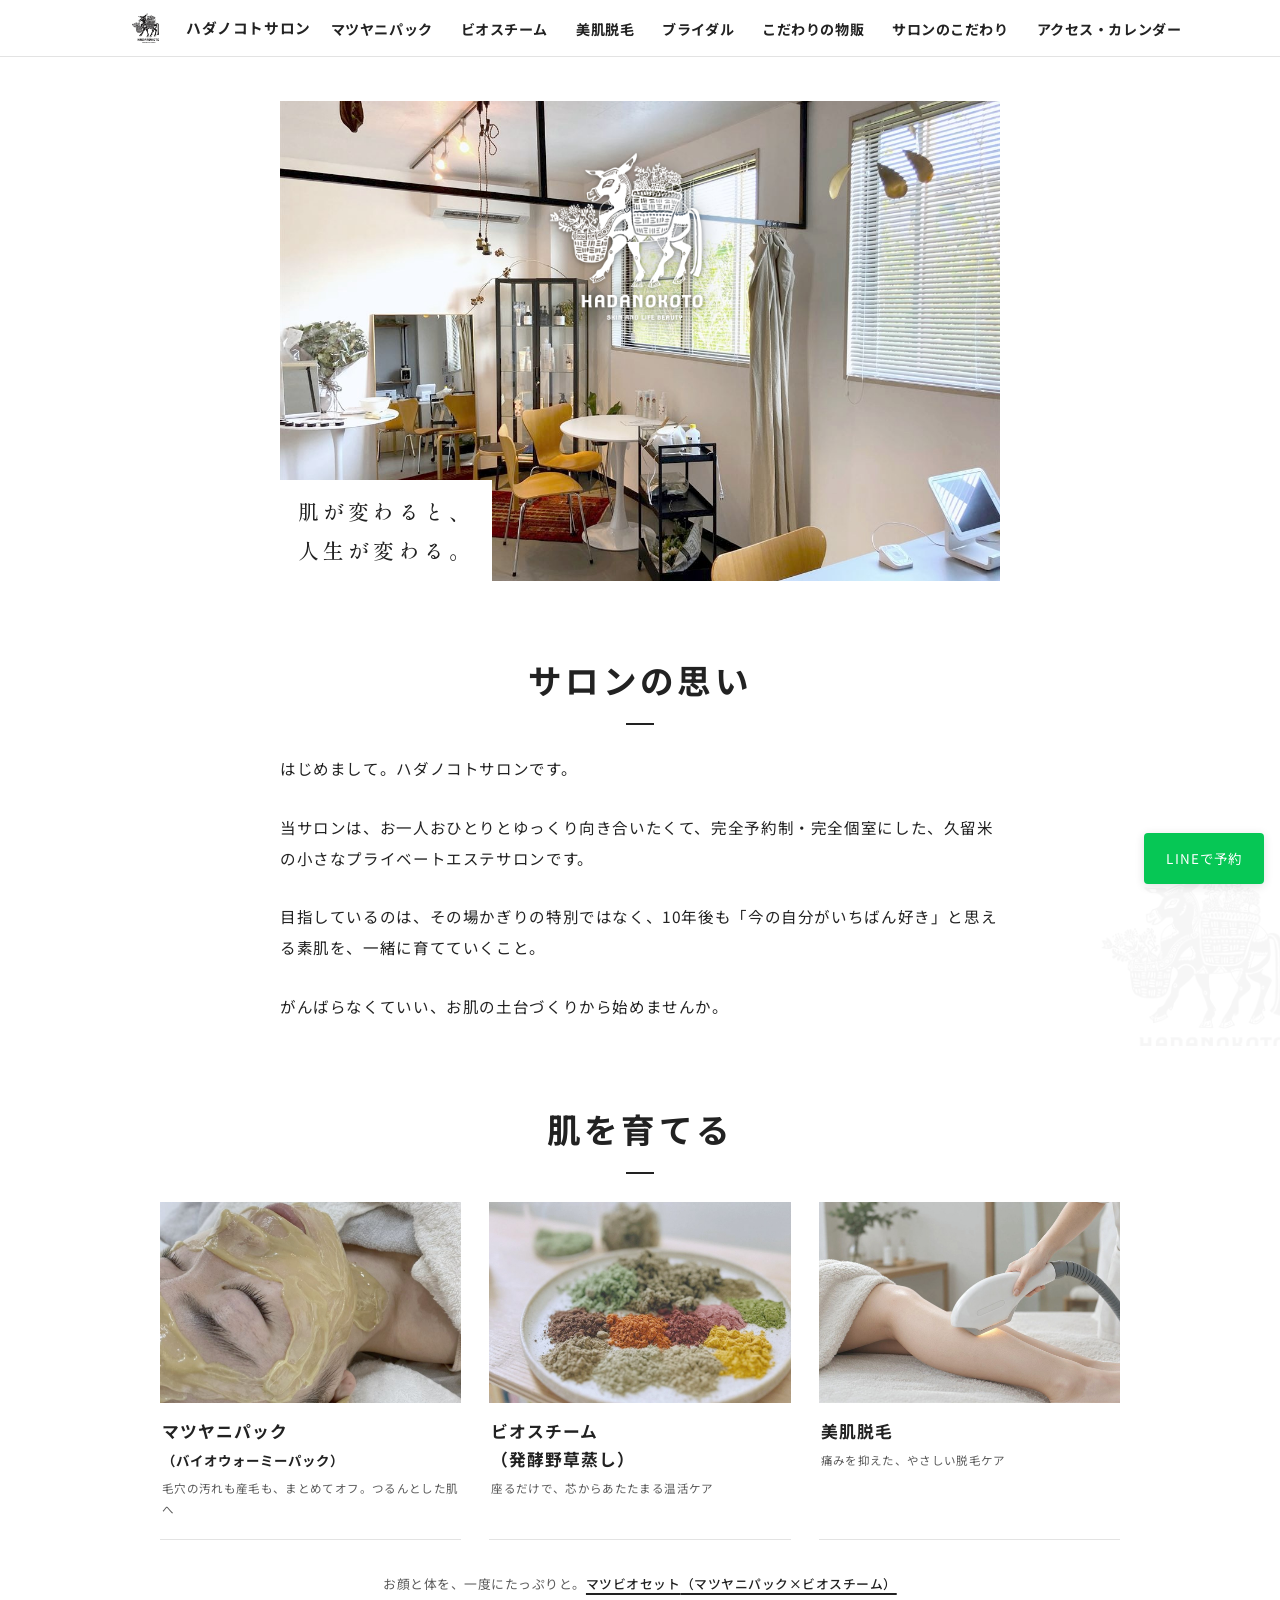
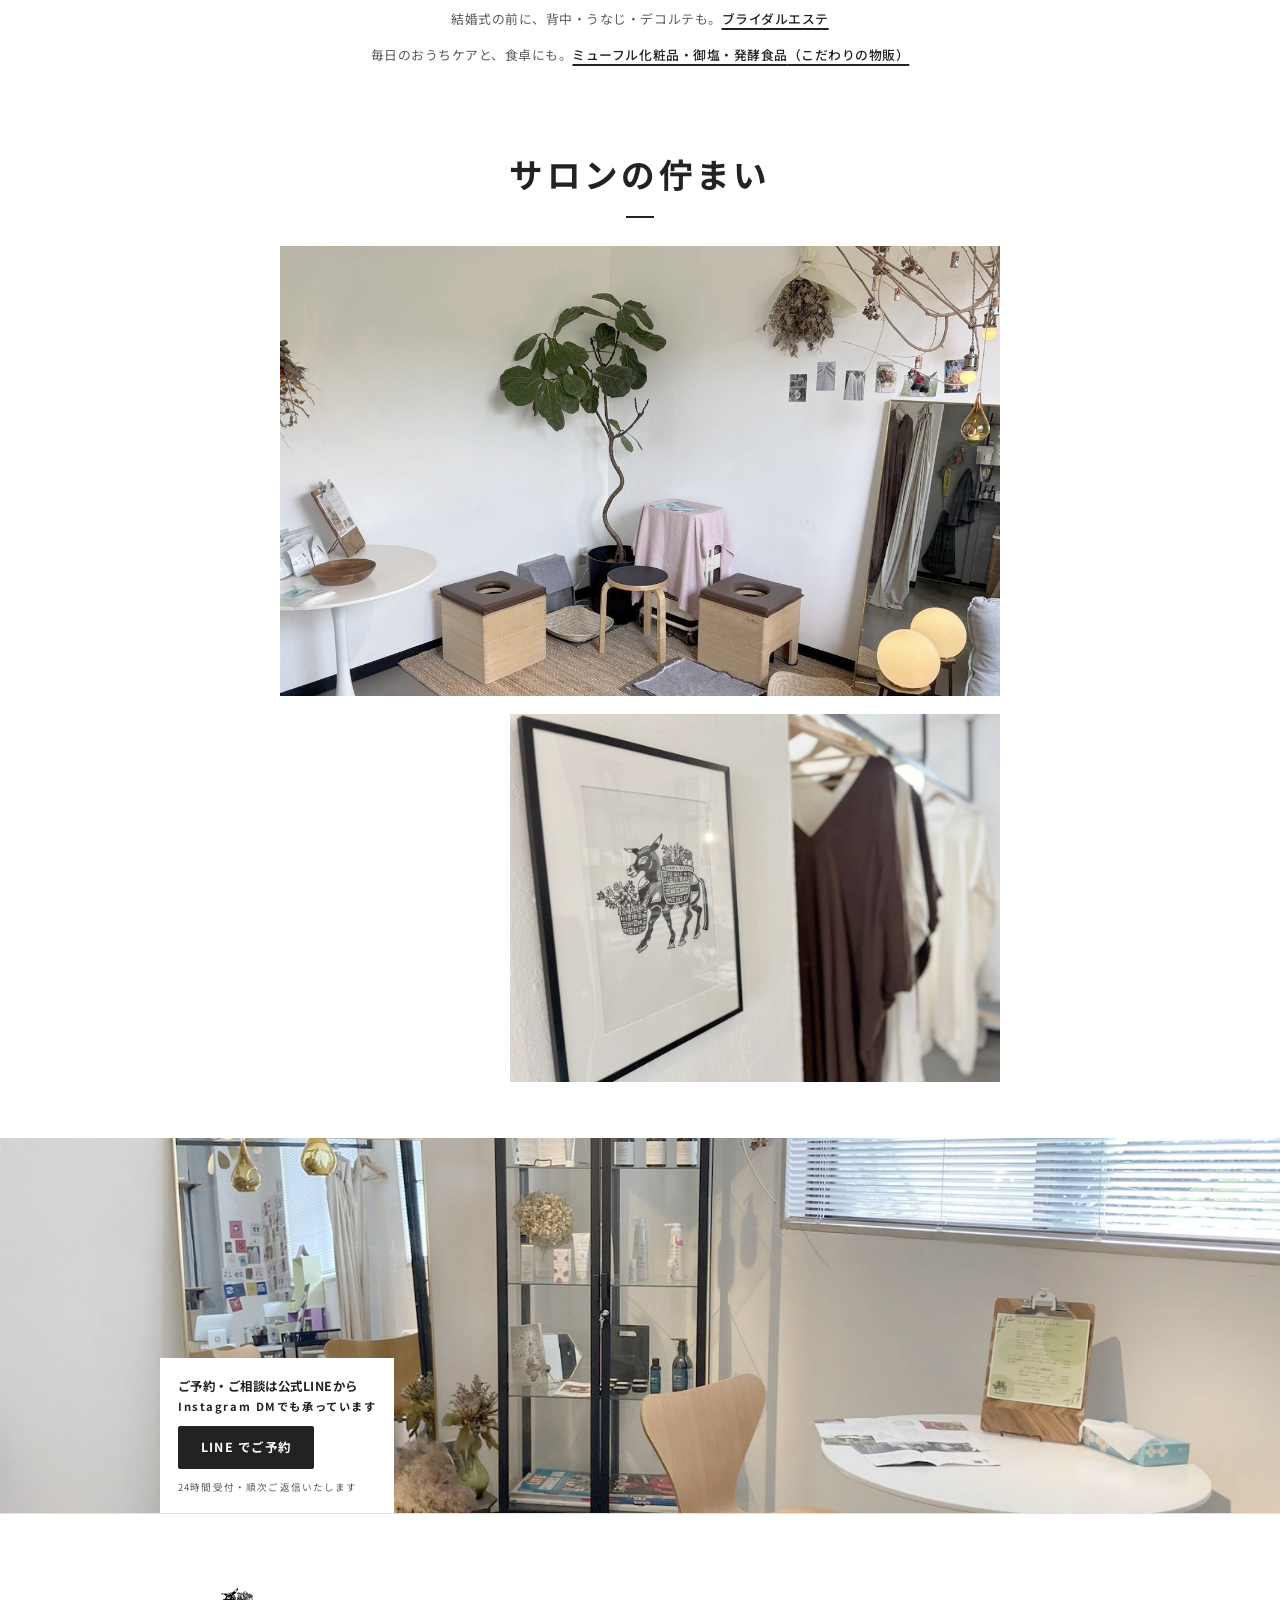
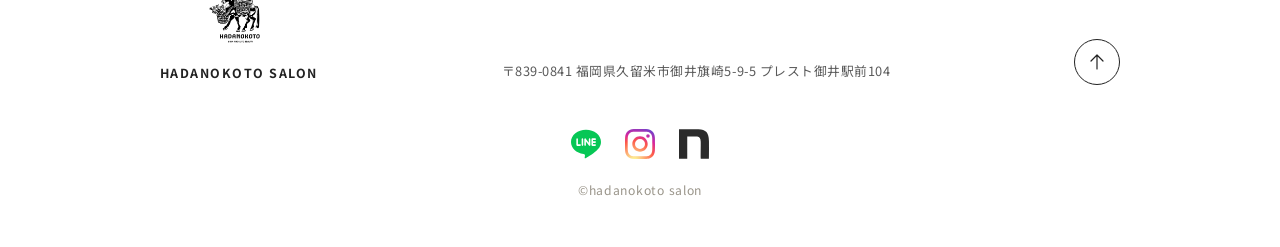
<file: index.html>
<!DOCTYPE html>
<html lang="ja">
<head>
<!-- Google tag (gtag.js) -->
<script async src="https://www.googletagmanager.com/gtag/js?id=G-3LCPFPZ6VH"></script>
<script>
  window.dataLayer = window.dataLayer || [];
  function gtag(){dataLayer.push(arguments);}
  gtag('js', new Date());

  gtag('config', 'G-3LCPFPZ6VH');
</script>

  <meta charset="UTF-8">
  <meta name="viewport" content="width=device-width, initial-scale=1.0">
  <title>ハダノコトサロン｜マツヤニパックとビオスチームの完全個室エステ 久留米</title>
  <meta name="description" content="「肌が変わると、人生が変わる。」その言葉に、私自身が救われました。福岡県久留米市、完全予約制・完全個室のプライベートエステサロン。マツヤニパック（バイオウォーミーパック）とビオスチームで、すっぴんに自信が持てる肌育を。鳥栖・佐賀・日田からも通えます。">
  <link rel="canonical" href="https://hadanokoto.com/">

  <!-- OGP -->
  <meta property="og:type" content="website">
  <meta property="og:site_name" content="ハダノコトサロン">
  <meta property="og:title" content="ハダノコトサロン｜マツヤニパックとビオスチームの完全個室エステ 久留米">
  <meta property="og:description" content="「肌が変わると、人生が変わる。」その言葉に、私自身が救われました。福岡県久留米市、完全予約制・完全個室のプライベートエステサロン。マツヤニパック（バイオウォーミーパック）とビオスチームで、すっぴんに自信が持てる肌育を。鳥栖・佐賀・日田からも通えます。">
  <meta property="og:url" content="https://hadanokoto.com/">
  <meta property="og:image" content="https://hadanokoto.com/assets/img/hadanokologojpg.jpg">
  <meta property="og:locale" content="ja_JP">
  <meta name="twitter:card" content="summary">

  <link rel="icon" href="favicon.ico" sizes="any">
  <link rel="icon" type="image/png" sizes="32x32" href="favicon-32x32.png">
  <link rel="icon" type="image/png" sizes="48x48" href="favicon-48x48.png">
  <link rel="icon" type="image/png" sizes="16x16" href="favicon-16x16.png">
  <link rel="apple-touch-icon" href="apple-touch-icon.png">
  <link rel="preconnect" href="https://fonts.googleapis.com">
  <link rel="preconnect" href="https://fonts.gstatic.com" crossorigin>
  <link href="https://fonts.googleapis.com/css2?family=Noto+Sans+JP:wght@400;500;700&family=Shippori+Mincho:wght@500&display=swap" rel="stylesheet">
  <link rel="stylesheet" href="assets/css/style.css">

  <!-- JSON-LD (LocalBusiness / BeautySalon) -->
  <script type="application/ld+json">
  {
    "@context": "https://schema.org",
    "@type": "BeautySalon",
    "name": "ハダノコトサロン",
    "description": "福岡県久留米市の完全予約制・完全個室プライベートエステサロン。マツヤニパック（バイオウォーミーパック）・ビオスチーム・美肌脱毛。",
    "url": "https://hadanokoto.com/",
    "image": "https://hadanokoto.com/assets/img/hadanokologojpg.jpg",
    "telephone": "+81-942-25-8946",
    "address": {
      "@type": "PostalAddress",
      "postalCode": "839-0841",
      "addressRegion": "福岡県",
      "addressLocality": "久留米市",
      "streetAddress": "御井旗崎5-9-5 プレスト御井駅前104",
      "addressCountry": "JP"
    },
    "geo": {
      "@type": "GeoCoordinates",
      "latitude": 33.3127,
      "longitude": 130.5627
    },
    "openingHoursSpecification": [
      {
        "@type": "OpeningHoursSpecification",
        "dayOfWeek": ["Monday", "Thursday", "Saturday", "Sunday"],
        "opens": "10:00",
        "closes": "18:00"
      },
      {
        "@type": "OpeningHoursSpecification",
        "dayOfWeek": ["Tuesday", "Friday"],
        "opens": "10:00",
        "closes": "20:00"
      }
    ],
    "sameAs": [
      "https://www.instagram.com/hadanokoto/",
      "https://www.facebook.com/hadanokoto/",
      "https://note.com/hadanokoto",
      "https://lit.link/hadanokoto"
    ]
  }
  </script>
</head>
<body>

<span id="top" aria-hidden="true"></span>
<header class="site-header">
  <div class="header-inner">
    <a class="brand" href="/">
      <img src="assets/img/hadanokologojpg.jpg" alt="ハダノコトサロン ロゴ">
      <span class="brand-name">ハダノコトサロン</span>
    </a>
    <button class="nav-toggle" aria-label="メニューを開く" aria-expanded="false">
      <span></span><span></span><span></span>
      <b class="nav-toggle-label">メニュー</b>
    </button>
    <nav class="site-nav">
      <ul>
        <li><a href="matsuyani.html"><span class="ja">マツヤニパック</span></a></li>
        <li><a href="biosteam.html"><span class="ja">ビオスチーム</span></a></li>
        <li><a href="datsumou.html"><span class="ja">美肌脱毛</span></a></li>
        <li><a href="bridal.html"><span class="ja">ブライダル</span></a></li>
        <li><a href="other.html"><span class="ja">こだわりの物販</span></a></li>
        <li><a href="about.html"><span class="ja">サロンのこだわり</span></a></li>
        <li><a href="access.html"><span class="ja">アクセス・カレンダー</span></a></li>
      </ul>
      <p class="nav-copy">&copy;hadanokoto salon</p>
    </nav>
  </div>
</header>

<main>

  <!-- ファーストビュー(余白に浮かぶ写真カード) -->
  <div class="hero">
    <div class="hero-card">
      <img class="hero-photo" src="assets/img/web/hero.jpg" alt="ハダノコトサロンの施術ルーム" width="1920" height="1080">
      <div class="hero-inner">
        <img class="hero-logo" src="assets/img/web/logo.png" alt="ハダノコトサロン HADANOKOTO SKIN AND LIFE BEAUTY" width="800" height="570">
        <h1 class="hero-copy"><span class="sr-only">ハダノコトサロン｜</span>肌が変わると、<br>人生が変わる。</h1>
      </div>
      <a class="hero-arrow" href="#about" aria-label="スクロールして続きを見る">
        <svg viewBox="0 0 14 16" fill="none" stroke-width="1.2" stroke-linecap="round" stroke-linejoin="round" aria-hidden="true"><path d="M7 1v14M1 9l6 6 6-6"/></svg>
      </a>
    </div>
  </div>

  <!-- ABOUT(リード文・詩組み) -->
  <section class="band wm" id="about">
    <div class="inner fade">
      <div class="sec-head">
        <span class="sec-num">content 01</span>
        <h2 class="ja">サロンの思い</h2>
      </div>
      <div class="poem poem--left">
        <p>はじめまして。ハダノコトサロンです。</p>
        <p>当サロンは、お一人おひとりとゆっくり向き合いたくて、完全予約制・完全個室にした、久留米の小さなプライベートエステサロンです。</p>
        <p>目指しているのは、その場かぎりの特別ではなく、10年後も「今の自分がいちばん好き」と思える素肌を、一緒に育てていくこと。</p>
        <p>がんばらなくていい、お肌の土台づくりから始めませんか。</p>
      </div>
    </div>
  </section>

  <!-- TREATMENT(3つの柱・写真カード) -->
  <section class="band">
    <div class="inner inner--wide">
      <h2 class="sec-head fade">
        <span class="ja">肌を育てる</span>
      </h2>
      <div class="pillars">
        <a class="pillar-card fade" href="matsuyani.html">
          <img src="assets/img/web/pillar-matsuyani.jpg" alt="マツヤニパック（バイオウォーミーパック）" width="900" height="1200" loading="lazy">
          <span class="pillar-num" aria-hidden="true">content 01</span>
          <span class="pillar-body">
            <span class="pillar-title">マツヤニパック<br><span class="pillar-title-sub">（バイオウォーミーパック）</span></span>
            <span class="pillar-sub">毛穴の汚れも産毛も、まとめてオフ。つるんとした肌へ</span>
          </span>
        </a>
        <a class="pillar-card fade" href="biosteam.html">
          <img src="assets/img/web/pillar-biosteam.jpg" alt="ビオスチーム（発酵野草蒸し）" width="1080" height="850" loading="lazy">
          <span class="pillar-num" aria-hidden="true">content 02</span>
          <span class="pillar-body">
            <span class="pillar-title">ビオスチーム<br>（発酵野草蒸し）</span>
            <span class="pillar-sub">座るだけで、<span class="nw">芯からあたたまる温活ケア</span></span>
          </span>
        </a>
        <a class="pillar-card fade" href="datsumou.html">
          <img src="assets/img/web/pillar-datsumou.jpg" alt="美肌脱毛" width="1200" height="800" loading="lazy">
          <span class="pillar-num" aria-hidden="true">content 03</span>
          <span class="pillar-body">
            <span class="pillar-title">美肌脱毛</span>
            <span class="pillar-sub">痛みを抑えた、やさしい脱毛ケア</span>
          </span>
        </a>
      </div>
      <p class="pillars-more fade">お顔と体を、<span class="nw">一度にたっぷりと。</span><a href="matsuyani.html#matsubio">マツビオセット<span>（マツヤニパック×ビオスチーム）</span></a></p>
      <p class="pillars-more fade">結婚式の前に、<span class="nw">背中・うなじ・デコルテも。</span><a href="bridal.html">ブライダルエステ</a></p>
      <p class="pillars-more fade">毎日のおうちケアと、<span class="nw">食卓にも。</span><a href="other.html">ミューフル化粧品・御塩・発酵食品<span>（こだわりの物販）</span></a></p>
    </div>
  </section>

  <!-- PHOTO(ギャラリー) -->
  <section class="band">
    <div class="inner fade">
      <div class="sec-head">
        <span class="sec-num">content 02</span>
        <h2 class="ja">サロンの佇まい</h2>
      </div>
      <div class="gallery">
        <div class="photo photo--veil"><img src="assets/img/web/tatazumai1.jpg" alt="ハダノコトサロンのカウンセリングスペース" width="1200" height="900" loading="lazy"></div>
        <div class="photo photo--veil"><img src="assets/img/web/tatazumai2.jpg" alt="ハダノコトサロンの店内の様子" width="1200" height="900" loading="lazy"></div>
      </div>
    </div>
  </section>

  <!-- RESERVATION(共通CTA帯) -->
  <section class="cta-band">
    <img src="assets/img/web/salon1.jpg" alt="ハダノコトサロンの店内" width="1600" height="900" loading="lazy">
    <div class="cta-inner">
      <p class="cta-title">ご予約・ご相談は<span class="nw">公式LINEから</span><span class="cta-title-sub">Instagram DMでも<span class="nw">承っています</span></span></p>
      <a class="btn-outline" href="https://lin.ee/RhbFOYM" target="_blank" rel="noopener">LINE でご予約</a>
      <p class="cta-note">24時間受付・<span class="nw">順次ご返信いたします</span></p>
    </div>
  </section>

</main>

<footer class="site-footer">
  <div class="footer-inner">
    <div class="footer-grid">
      <div class="footer-left">
        <img class="footer-logo" src="assets/img/web/logo.png" alt="ハダノコトサロン ロゴ" width="800" height="570">
        <p class="footer-name">HADANOKOTO SALON</p>
      </div>
      <p class="footer-address">〒839-0841 <span class="nw">福岡県久留米市御井旗崎5-9-5</span> <span class="nw">プレスト御井駅前104</span></p>
      <a class="page-top" href="#top" aria-label="ページの上部へ戻る">
        <svg viewBox="0 0 14 16" fill="none" stroke-width="1.2" stroke-linecap="round" stroke-linejoin="round" aria-hidden="true"><path d="M7 15V1M1 7l6-6 6 6"/></svg>
      </a>
    </div>
    <div class="footer-sns">
      <a href="https://lin.ee/RhbFOYM" target="_blank" rel="noopener" aria-label="公式LINEで予約"><img src="assets/img/sns/line.svg" alt="" width="30" height="30"></a>
      <a href="https://www.instagram.com/hadanokoto/" target="_blank" rel="noopener" aria-label="Instagramを見る"><img src="assets/img/sns/instagram.svg" alt="" width="30" height="30"></a>
      <a href="https://note.com/hadanokoto" target="_blank" rel="noopener" aria-label="noteを読む"><img src="assets/img/sns/note.svg" alt="" width="30" height="30"></a>
    </div>
    <p class="copyright">&copy;hadanokoto salon</p>
  </div>
</footer>

<a class="line-fixed" href="https://lin.ee/RhbFOYM" target="_blank" rel="noopener">LINEで予約</a>

<script src="assets/js/main.js"></script>
</body>
</html>
</file>
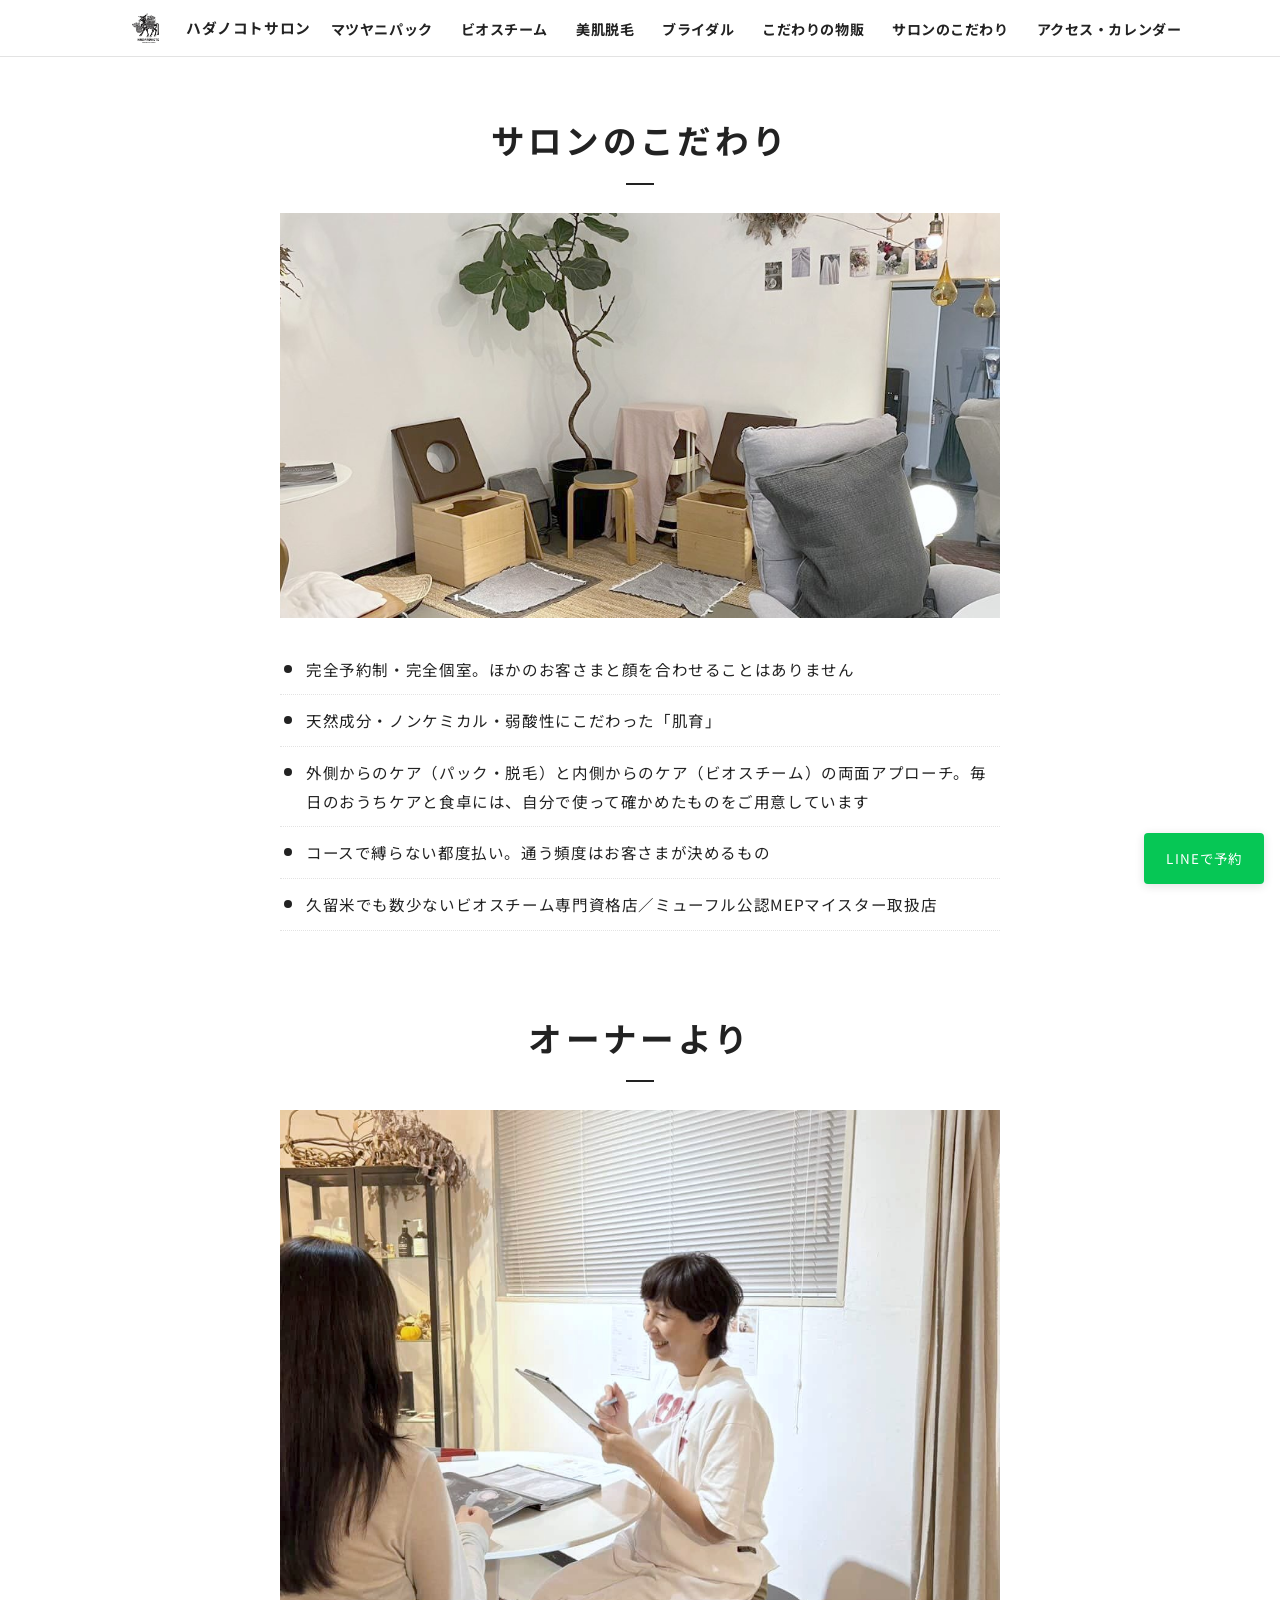
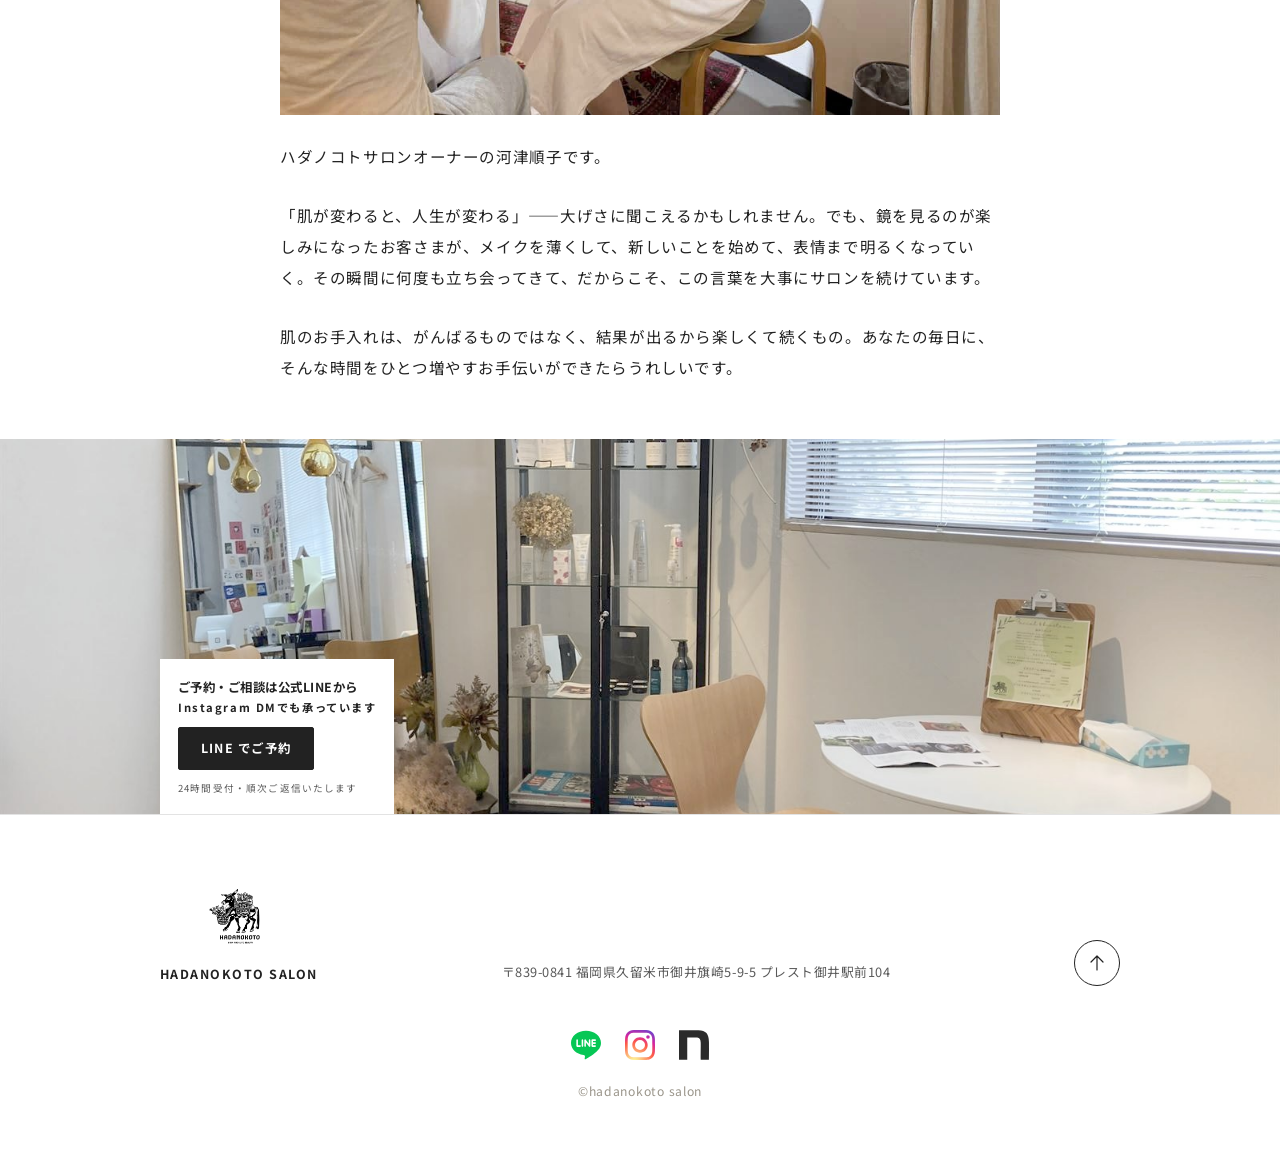
<file: about.html>
<!DOCTYPE html>
<html lang="ja">
<head>
<!-- Google tag (gtag.js) -->
<script async src="https://www.googletagmanager.com/gtag/js?id=G-3LCPFPZ6VH"></script>
<script>
  window.dataLayer = window.dataLayer || [];
  function gtag(){dataLayer.push(arguments);}
  gtag('js', new Date());

  gtag('config', 'G-3LCPFPZ6VH');
</script>

  <meta charset="UTF-8">
  <meta name="viewport" content="width=device-width, initial-scale=1.0">
  <title>サロンのこだわり｜ハダノコトサロン 久留米・完全個室プライベートサロン</title>
  <meta name="description" content="完全予約制・完全個室、オーナーひとりで営むプライベートサロン。天然成分・ノンケミカルにこだわった肌育と、内と外の両面からのケア。ハダノコトサロンのこだわりとオーナー紹介。">
  <link rel="canonical" href="https://hadanokoto.com/about.html">

  <!-- OGP -->
  <meta property="og:type" content="article">
  <meta property="og:site_name" content="ハダノコトサロン">
  <meta property="og:title" content="サロンのこだわり｜ハダノコトサロン 久留米・完全個室プライベートサロン">
  <meta property="og:description" content="完全予約制・完全個室、オーナーひとりで営むプライベートサロン。天然成分・ノンケミカルにこだわった肌育と、内と外の両面からのケア。">
  <meta property="og:url" content="https://hadanokoto.com/about.html">
  <meta property="og:image" content="https://hadanokoto.com/assets/img/hadanokologojpg.jpg">
  <meta property="og:locale" content="ja_JP">
  <meta name="twitter:card" content="summary">

  <link rel="icon" href="favicon.ico" sizes="any">
  <link rel="icon" type="image/png" sizes="32x32" href="favicon-32x32.png">
  <link rel="icon" type="image/png" sizes="48x48" href="favicon-48x48.png">
  <link rel="icon" type="image/png" sizes="16x16" href="favicon-16x16.png">
  <link rel="apple-touch-icon" href="apple-touch-icon.png">
  <link rel="preconnect" href="https://fonts.googleapis.com">
  <link rel="preconnect" href="https://fonts.gstatic.com" crossorigin>
  <link href="https://fonts.googleapis.com/css2?family=Noto+Sans+JP:wght@400;500;700&family=Shippori+Mincho:wght@500&display=swap" rel="stylesheet">
  <link rel="stylesheet" href="assets/css/style.css">
</head>
<body>

<span id="top" aria-hidden="true"></span>
<header class="site-header">
  <div class="header-inner">
    <a class="brand" href="/">
      <img src="assets/img/hadanokologojpg.jpg" alt="ハダノコトサロン ロゴ">
      <span class="brand-name">ハダノコトサロン</span>
    </a>
    <button class="nav-toggle" aria-label="メニューを開く" aria-expanded="false">
      <span></span><span></span><span></span>
      <b class="nav-toggle-label">メニュー</b>
    </button>
    <nav class="site-nav">
      <ul>
        <li><a href="matsuyani.html"><span class="ja">マツヤニパック</span></a></li>
        <li><a href="biosteam.html"><span class="ja">ビオスチーム</span></a></li>
        <li><a href="datsumou.html"><span class="ja">美肌脱毛</span></a></li>
        <li><a href="bridal.html"><span class="ja">ブライダル</span></a></li>
        <li><a href="other.html"><span class="ja">こだわりの物販</span></a></li>
        <li><a href="about.html" aria-current="page"><span class="ja">サロンのこだわり</span></a></li>
        <li><a href="access.html"><span class="ja">アクセス・カレンダー</span></a></li>
      </ul>
      <p class="nav-copy">&copy;hadanokoto salon</p>
    </nav>
  </div>
</header>

<main>

  <section class="band">
    <div class="inner fade">
      <div class="sec-head">
        <span class="sec-num">content 01</span>
        <h1 class="ja">サロンのこだわり</h1>
      </div>
      <div class="photo photo--veil photo--wide"><img src="assets/img/web/kodawari.jpg" alt="ハダノコトサロンのこだわりの店内" width="1200" height="524" loading="lazy"></div>
      <ul class="feature-list">
        <li>完全予約制・完全個室。ほかのお客さまと顔を合わせることはありません</li>
        <li>天然成分・ノンケミカル・弱酸性にこだわった「肌育」</li>
        <li>外側からのケア（パック・脱毛）と内側からのケア（ビオスチーム）の両面アプローチ。毎日のおうちケアと食卓には、<a href="other.html">自分で使って確かめたもの</a>をご用意しています</li>
        <li>コースで縛らない都度払い。通う頻度はお客さまが決めるもの</li>
        <li>久留米でも数少ないビオスチーム専門資格店／ミューフル公認MEPマイスター取扱店</li>
      </ul>
    </div>
  </section>

  <section class="band">
    <div class="inner fade">
      <div class="sec-head">
        <span class="sec-num">content 02</span>
        <h2 class="ja">オーナーより</h2>
      </div>
      <div class="photo photo--veil"><img src="assets/img/web/owner.jpg" alt="ハダノコトサロン オーナー 河津順子" width="1179" height="990" loading="lazy"></div>
      <div class="poem poem--left">
        <p>ハダノコトサロンオーナーの河津順子です。</p>
        <p>「肌が変わると、人生が変わる」——大げさに聞こえるかもしれません。でも、鏡を見るのが楽しみになったお客さまが、メイクを薄くして、新しいことを始めて、表情まで明るくなっていく。その瞬間に何度も立ち会ってきて、だからこそ、この言葉を大事にサロンを続けています。</p>
        <p>肌のお手入れは、がんばるものではなく、結果が出るから楽しくて続くもの。あなたの毎日に、そんな時間をひとつ増やすお手伝いができたらうれしいです。</p>
      </div>
    </div>
  </section>

  <!-- RESERVATION(共通CTA帯) -->
  <section class="cta-band">
    <img src="assets/img/web/salon1.jpg" alt="ハダノコトサロンの店内" width="1600" height="900" loading="lazy">
    <div class="cta-inner">
      <p class="cta-title">ご予約・ご相談は<span class="nw">公式LINEから</span><span class="cta-title-sub">Instagram DMでも<span class="nw">承っています</span></span></p>
      <a class="btn-outline" href="https://lin.ee/RhbFOYM" target="_blank" rel="noopener">LINE でご予約</a>
      <p class="cta-note">24時間受付・<span class="nw">順次ご返信いたします</span></p>
    </div>
  </section>

</main>

<footer class="site-footer">
  <div class="footer-inner">
    <div class="footer-grid">
      <div class="footer-left">
        <img class="footer-logo" src="assets/img/web/logo.png" alt="ハダノコトサロン ロゴ" width="800" height="570">
        <p class="footer-name">HADANOKOTO SALON</p>
      </div>
      <p class="footer-address">〒839-0841 <span class="nw">福岡県久留米市御井旗崎5-9-5</span> <span class="nw">プレスト御井駅前104</span></p>
      <a class="page-top" href="#top" aria-label="ページの上部へ戻る">
        <svg viewBox="0 0 14 16" fill="none" stroke-width="1.2" stroke-linecap="round" stroke-linejoin="round" aria-hidden="true"><path d="M7 15V1M1 7l6-6 6 6"/></svg>
      </a>
    </div>
    <div class="footer-sns">
      <a href="https://lin.ee/RhbFOYM" target="_blank" rel="noopener" aria-label="公式LINEで予約"><img src="assets/img/sns/line.svg" alt="" width="30" height="30"></a>
      <a href="https://www.instagram.com/hadanokoto/" target="_blank" rel="noopener" aria-label="Instagramを見る"><img src="assets/img/sns/instagram.svg" alt="" width="30" height="30"></a>
      <a href="https://note.com/hadanokoto" target="_blank" rel="noopener" aria-label="noteを読む"><img src="assets/img/sns/note.svg" alt="" width="30" height="30"></a>
    </div>
    <p class="copyright">&copy;hadanokoto salon</p>
  </div>
</footer>

<a class="line-fixed" href="https://lin.ee/RhbFOYM" target="_blank" rel="noopener">LINEで予約</a>

<script src="assets/js/main.js"></script>
</body>
</html>
</file>
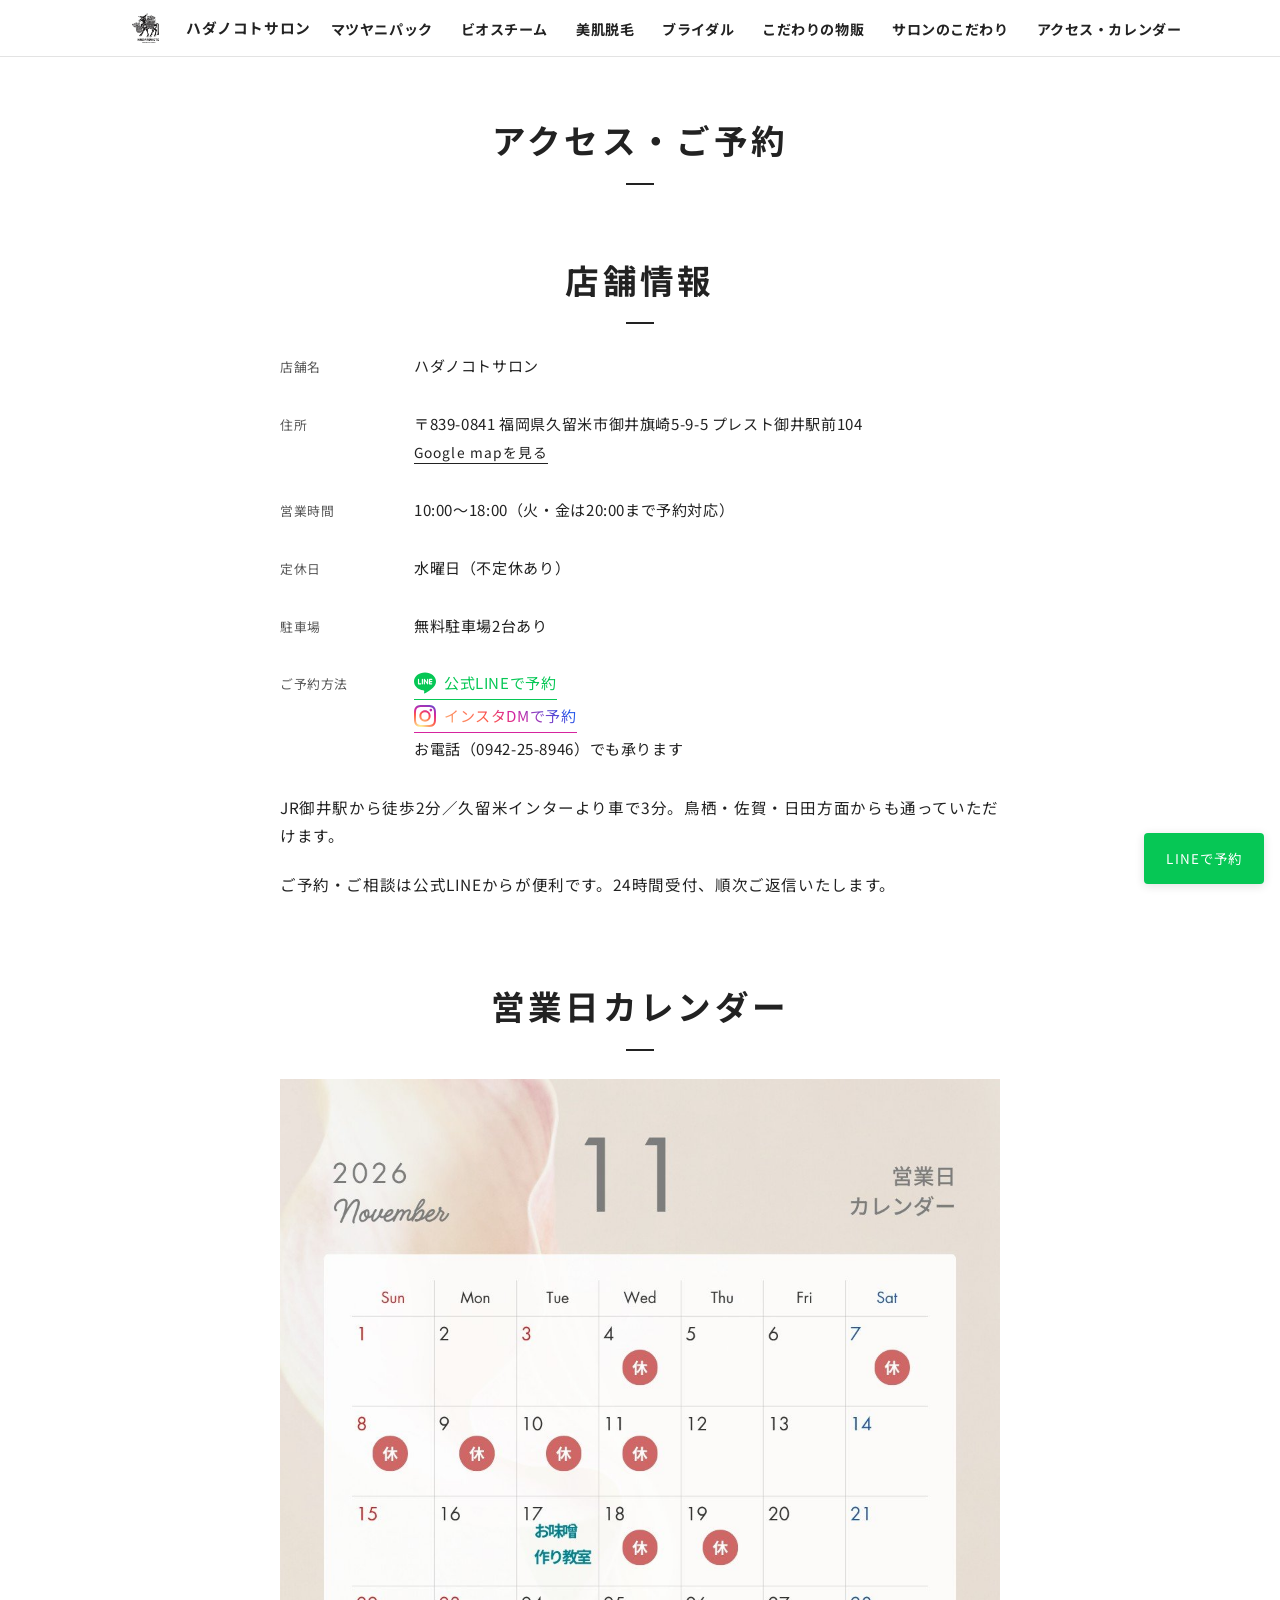
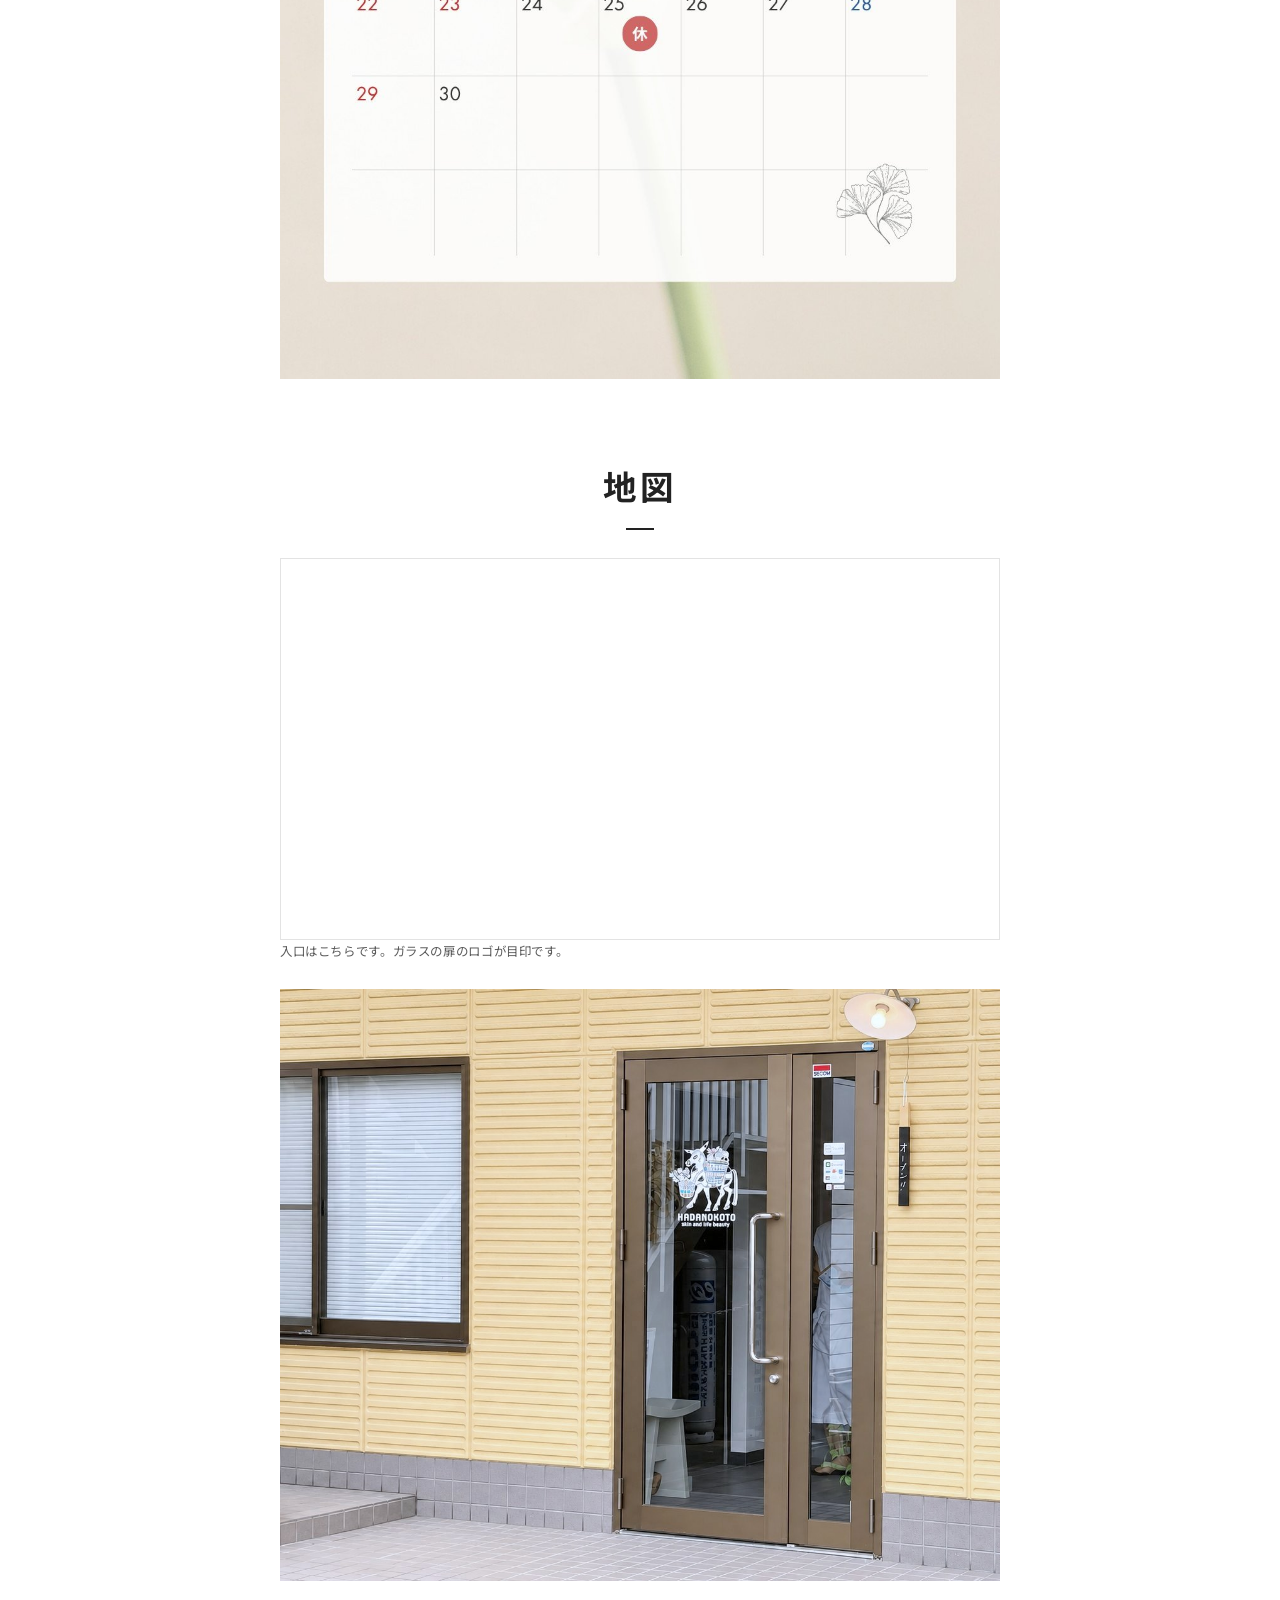
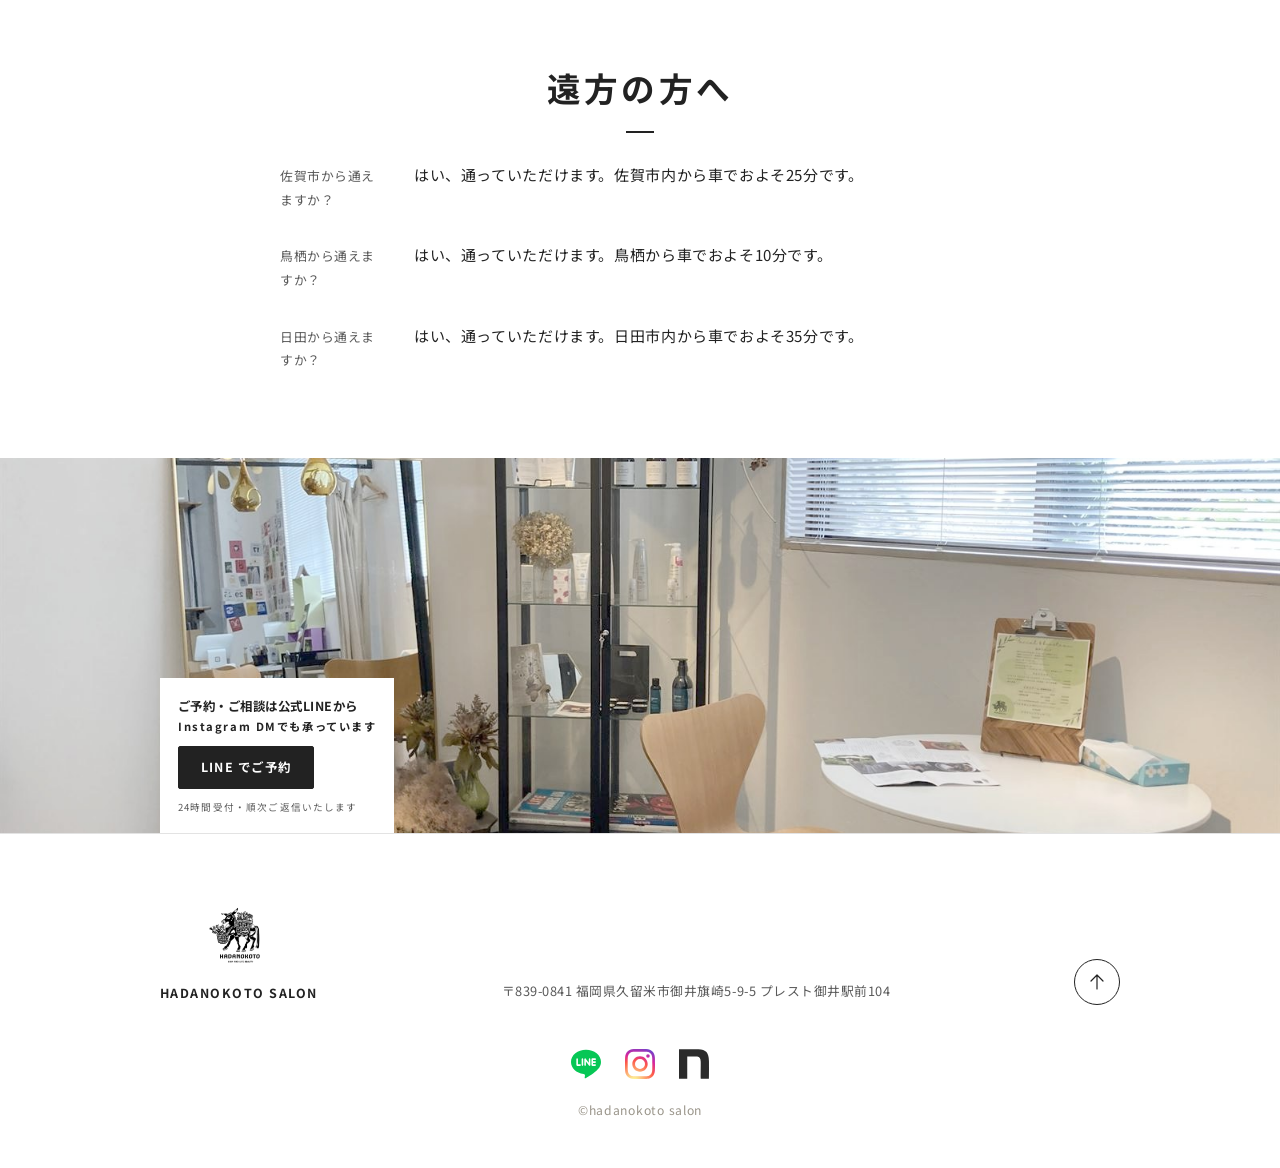
<file: access.html>
<!DOCTYPE html>
<html lang="ja">
<head>
<!-- Google tag (gtag.js) -->
<script async src="https://www.googletagmanager.com/gtag/js?id=G-3LCPFPZ6VH"></script>
<script>
  window.dataLayer = window.dataLayer || [];
  function gtag(){dataLayer.push(arguments);}
  gtag('js', new Date());

  gtag('config', 'G-3LCPFPZ6VH');
</script>

  <meta charset="UTF-8">
  <meta name="viewport" content="width=device-width, initial-scale=1.0">
  <title>アクセス・ご予約｜ハダノコトサロン 久留米・御井駅徒歩2分</title>
  <meta name="description" content="JR御井駅から徒歩2分、久留米ICから車で3分・駐車場あり。営業時間10:00〜18:00（火・金は20:00まで予約対応）。ご予約はLINEから。鳥栖・佐賀・日田からも通えます。">
  <link rel="canonical" href="https://hadanokoto.com/access.html">

  <!-- OGP -->
  <meta property="og:type" content="article">
  <meta property="og:site_name" content="ハダノコトサロン">
  <meta property="og:title" content="アクセス・ご予約｜ハダノコトサロン 久留米・御井駅徒歩2分">
  <meta property="og:description" content="JR御井駅から徒歩2分、久留米ICから車で3分・駐車場あり。営業時間10:00〜18:00（火・金は20:00まで予約対応）。ご予約はLINEから。">
  <meta property="og:url" content="https://hadanokoto.com/access.html">
  <meta property="og:image" content="https://hadanokoto.com/assets/img/hadanokologojpg.jpg">
  <meta property="og:locale" content="ja_JP">
  <meta name="twitter:card" content="summary">

  <link rel="icon" href="favicon.ico" sizes="any">
  <link rel="icon" type="image/png" sizes="32x32" href="favicon-32x32.png">
  <link rel="icon" type="image/png" sizes="48x48" href="favicon-48x48.png">
  <link rel="icon" type="image/png" sizes="16x16" href="favicon-16x16.png">
  <link rel="apple-touch-icon" href="apple-touch-icon.png">
  <link rel="preconnect" href="https://fonts.googleapis.com">
  <link rel="preconnect" href="https://fonts.gstatic.com" crossorigin>
  <link href="https://fonts.googleapis.com/css2?family=Noto+Sans+JP:wght@400;500;700&family=Shippori+Mincho:wght@500&display=swap" rel="stylesheet">
  <link rel="stylesheet" href="assets/css/style.css">

  <!-- JSON-LD (FAQPage / 遠方エリアからのアクセス) -->
  <script type="application/ld+json">
  {
    "@context": "https://schema.org",
    "@type": "FAQPage",
    "mainEntity": [
      {
        "@type": "Question",
        "name": "佐賀市から通えますか？",
        "acceptedAnswer": {
          "@type": "Answer",
          "text": "はい、通っていただけます。佐賀市内から車でおよそ25分です。"
        }
      },
      {
        "@type": "Question",
        "name": "鳥栖から通えますか？",
        "acceptedAnswer": {
          "@type": "Answer",
          "text": "はい、通っていただけます。鳥栖から車でおよそ10分です。"
        }
      },
      {
        "@type": "Question",
        "name": "日田から通えますか？",
        "acceptedAnswer": {
          "@type": "Answer",
          "text": "はい、通っていただけます。日田市内から車でおよそ35分です。"
        }
      }
    ]
  }
  </script>
</head>
<body>

<span id="top" aria-hidden="true"></span>
<header class="site-header">
  <div class="header-inner">
    <a class="brand" href="/">
      <img src="assets/img/hadanokologojpg.jpg" alt="ハダノコトサロン ロゴ">
      <span class="brand-name">ハダノコトサロン</span>
    </a>
    <button class="nav-toggle" aria-label="メニューを開く" aria-expanded="false">
      <span></span><span></span><span></span>
      <b class="nav-toggle-label">メニュー</b>
    </button>
    <nav class="site-nav">
      <ul>
        <li><a href="matsuyani.html"><span class="ja">マツヤニパック</span></a></li>
        <li><a href="biosteam.html"><span class="ja">ビオスチーム</span></a></li>
        <li><a href="datsumou.html"><span class="ja">美肌脱毛</span></a></li>
        <li><a href="bridal.html"><span class="ja">ブライダル</span></a></li>
        <li><a href="other.html"><span class="ja">こだわりの物販</span></a></li>
        <li><a href="about.html"><span class="ja">サロンのこだわり</span></a></li>
        <li><a href="access.html" aria-current="page"><span class="ja">アクセス・カレンダー</span></a></li>
      </ul>
      <p class="nav-copy">&copy;hadanokoto salon</p>
    </nav>
  </div>
</header>

<main>

  <section class="band band--head">
    <div class="inner">
      <h1 class="sec-head">
        <span class="ja">アクセス・ご予約</span>
      </h1>
    </div>
  </section>

  <section class="band">
    <div class="inner fade">
      <div class="sec-head">
        <span class="sec-num">content 01</span>
        <h2 class="ja">店舗情報</h2>
      </div>
      <dl class="shop-info">
        <div>
          <dt>店舗名</dt>
          <dd>ハダノコトサロン</dd>
        </div>
        <div>
          <dt>住所</dt>
          <dd>〒839-0841 <span class="nw">福岡県久留米市御井旗崎5-9-5</span> <span class="nw">プレスト御井駅前104</span><br>
          <a class="map-link" href="https://www.google.com/maps?cid=10895450656117433944" target="_blank" rel="noopener">Google mapを見る</a></dd>
        </div>
        <div>
          <dt>営業時間</dt>
          <dd>10:00〜18:00（火・金は20:00まで予約対応）</dd>
        </div>
        <div>
          <dt>定休日</dt>
          <dd>水曜日（不定休あり）</dd>
        </div>
        <div>
          <dt>駐車場</dt>
          <dd>無料駐車場2台あり</dd>
        </div>
        <div>
          <dt>ご予約方法</dt>
          <dd><a class="line-text-link" href="https://lin.ee/RhbFOYM" target="_blank" rel="noopener" aria-label="公式LINEで予約"><img src="assets/img/sns/line.svg" alt="" width="22" height="22">公式LINEで予約</a><br>
          <a class="instagram-text-link" href="https://www.instagram.com/hadanokoto/" target="_blank" rel="noopener" aria-label="InstagramのDMで予約"><img src="assets/img/sns/instagram.svg" alt="" width="22" height="22">インスタDMで予約</a><br>
          お電話（0942-25-8946）でも承ります</dd>
        </div>
      </dl>
      <p>JR御井駅から徒歩2分／久留米インターより車で3分。鳥栖・佐賀・日田方面からも通っていただけます。</p>
      <p>ご予約・ご相談は公式LINEからが便利です。24時間受付、順次ご返信いたします。</p>
    </div>
  </section>

  <section class="band">
    <div class="inner fade">
      <div class="sec-head">
        <span class="sec-num">content 02</span>
        <h2 class="ja">営業日カレンダー</h2>
      </div>
      <div class="photo"><img src="assets/img/web/calendar-current.jpg" alt="2026年11月の営業日カレンダー" width="960" height="1200" loading="lazy"></div>
    </div>
  </section>

  <section class="band">
    <div class="inner fade">
      <div class="sec-head">
        <span class="sec-num">content 03</span>
        <h2 class="ja">地図</h2>
      </div>
      <div class="map-wrap">
        <iframe src="https://www.google.com/maps/embed?pb=!1m18!1m12!1m3!1d3334.232581776585!2d130.5612007!3d33.3127345!2m3!1f0!2f0!3f0!3m2!1i1024!2i768!4f13.1!3m3!1m2!1s0x3541a7f7d753df25%3A0x97346aa529ad2658!2z44OP44OA44OO44Kz44OI44K144Ot44Oz!5e0!3m2!1sja!2sjp!4v1786684764369!5m2!1sja!2sjp" width="600" height="450" style="border:0;" allowfullscreen="" loading="lazy" referrerpolicy="strict-origin-when-cross-origin"></iframe>
      </div>
      <p class="note">入口はこちらです。ガラスの扉のロゴが目印です。</p>
      <div class="photo photo--veil"><img src="assets/img/web/access.jpg" alt="ハダノコトサロンの入口" width="1145" height="941" loading="lazy"></div>
    </div>
  </section>

  <section class="band">
    <div class="inner fade">
      <div class="sec-head">
        <span class="sec-num">content 04</span>
        <h2 class="ja">遠方の方へ</h2>
      </div>
      <dl class="shop-info">
        <div>
          <dt>佐賀市から通えますか？</dt>
          <dd>はい、通っていただけます。佐賀市内から車でおよそ25分です。</dd>
        </div>
        <div>
          <dt>鳥栖から通えますか？</dt>
          <dd>はい、通っていただけます。鳥栖から車でおよそ10分です。</dd>
        </div>
        <div>
          <dt>日田から通えますか？</dt>
          <dd>はい、通っていただけます。日田市内から車でおよそ35分です。</dd>
        </div>
      </dl>
    </div>
  </section>

  <!-- RESERVATION(共通CTA帯) -->
  <section class="cta-band">
    <img src="assets/img/web/salon1.jpg" alt="ハダノコトサロンの店内" width="1600" height="900" loading="lazy">
    <div class="cta-inner">
      <p class="cta-title">ご予約・ご相談は<span class="nw">公式LINEから</span><span class="cta-title-sub">Instagram DMでも<span class="nw">承っています</span></span></p>
      <a class="btn-outline" href="https://lin.ee/RhbFOYM" target="_blank" rel="noopener">LINE でご予約</a>
      <p class="cta-note">24時間受付・<span class="nw">順次ご返信いたします</span></p>
    </div>
  </section>

</main>

<footer class="site-footer">
  <div class="footer-inner">
    <div class="footer-grid">
      <div class="footer-left">
        <img class="footer-logo" src="assets/img/web/logo.png" alt="ハダノコトサロン ロゴ" width="800" height="570">
        <p class="footer-name">HADANOKOTO SALON</p>
      </div>
      <p class="footer-address">〒839-0841 <span class="nw">福岡県久留米市御井旗崎5-9-5</span> <span class="nw">プレスト御井駅前104</span></p>
      <a class="page-top" href="#top" aria-label="ページの上部へ戻る">
        <svg viewBox="0 0 14 16" fill="none" stroke-width="1.2" stroke-linecap="round" stroke-linejoin="round" aria-hidden="true"><path d="M7 15V1M1 7l6-6 6 6"/></svg>
      </a>
    </div>
    <div class="footer-sns">
      <a href="https://lin.ee/RhbFOYM" target="_blank" rel="noopener" aria-label="公式LINEで予約"><img src="assets/img/sns/line.svg" alt="" width="30" height="30"></a>
      <a href="https://www.instagram.com/hadanokoto/" target="_blank" rel="noopener" aria-label="Instagramを見る"><img src="assets/img/sns/instagram.svg" alt="" width="30" height="30"></a>
      <a href="https://note.com/hadanokoto" target="_blank" rel="noopener" aria-label="noteを読む"><img src="assets/img/sns/note.svg" alt="" width="30" height="30"></a>
    </div>
    <p class="copyright">&copy;hadanokoto salon</p>
  </div>
</footer>

<a class="line-fixed" href="https://lin.ee/RhbFOYM" target="_blank" rel="noopener">LINEで予約</a>

<script src="assets/js/main.js"></script>
</body>
</html>
</file>
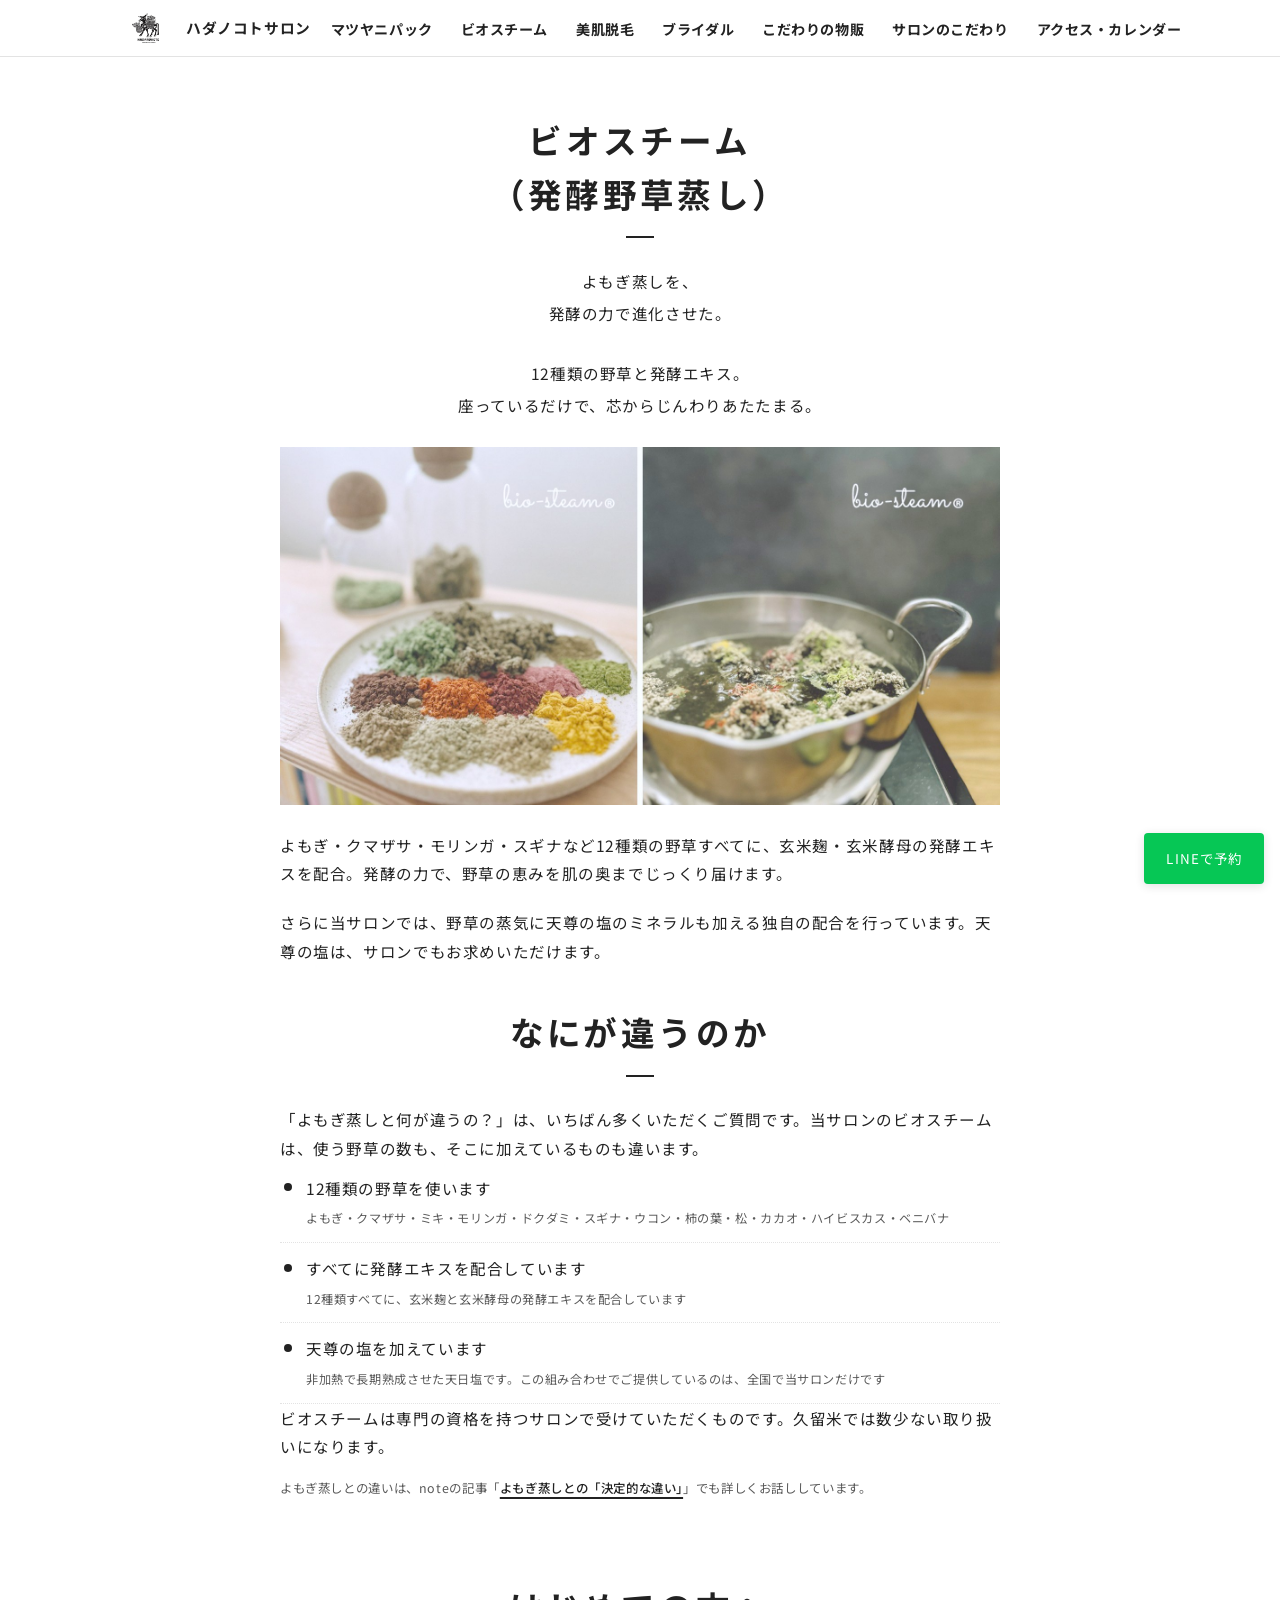
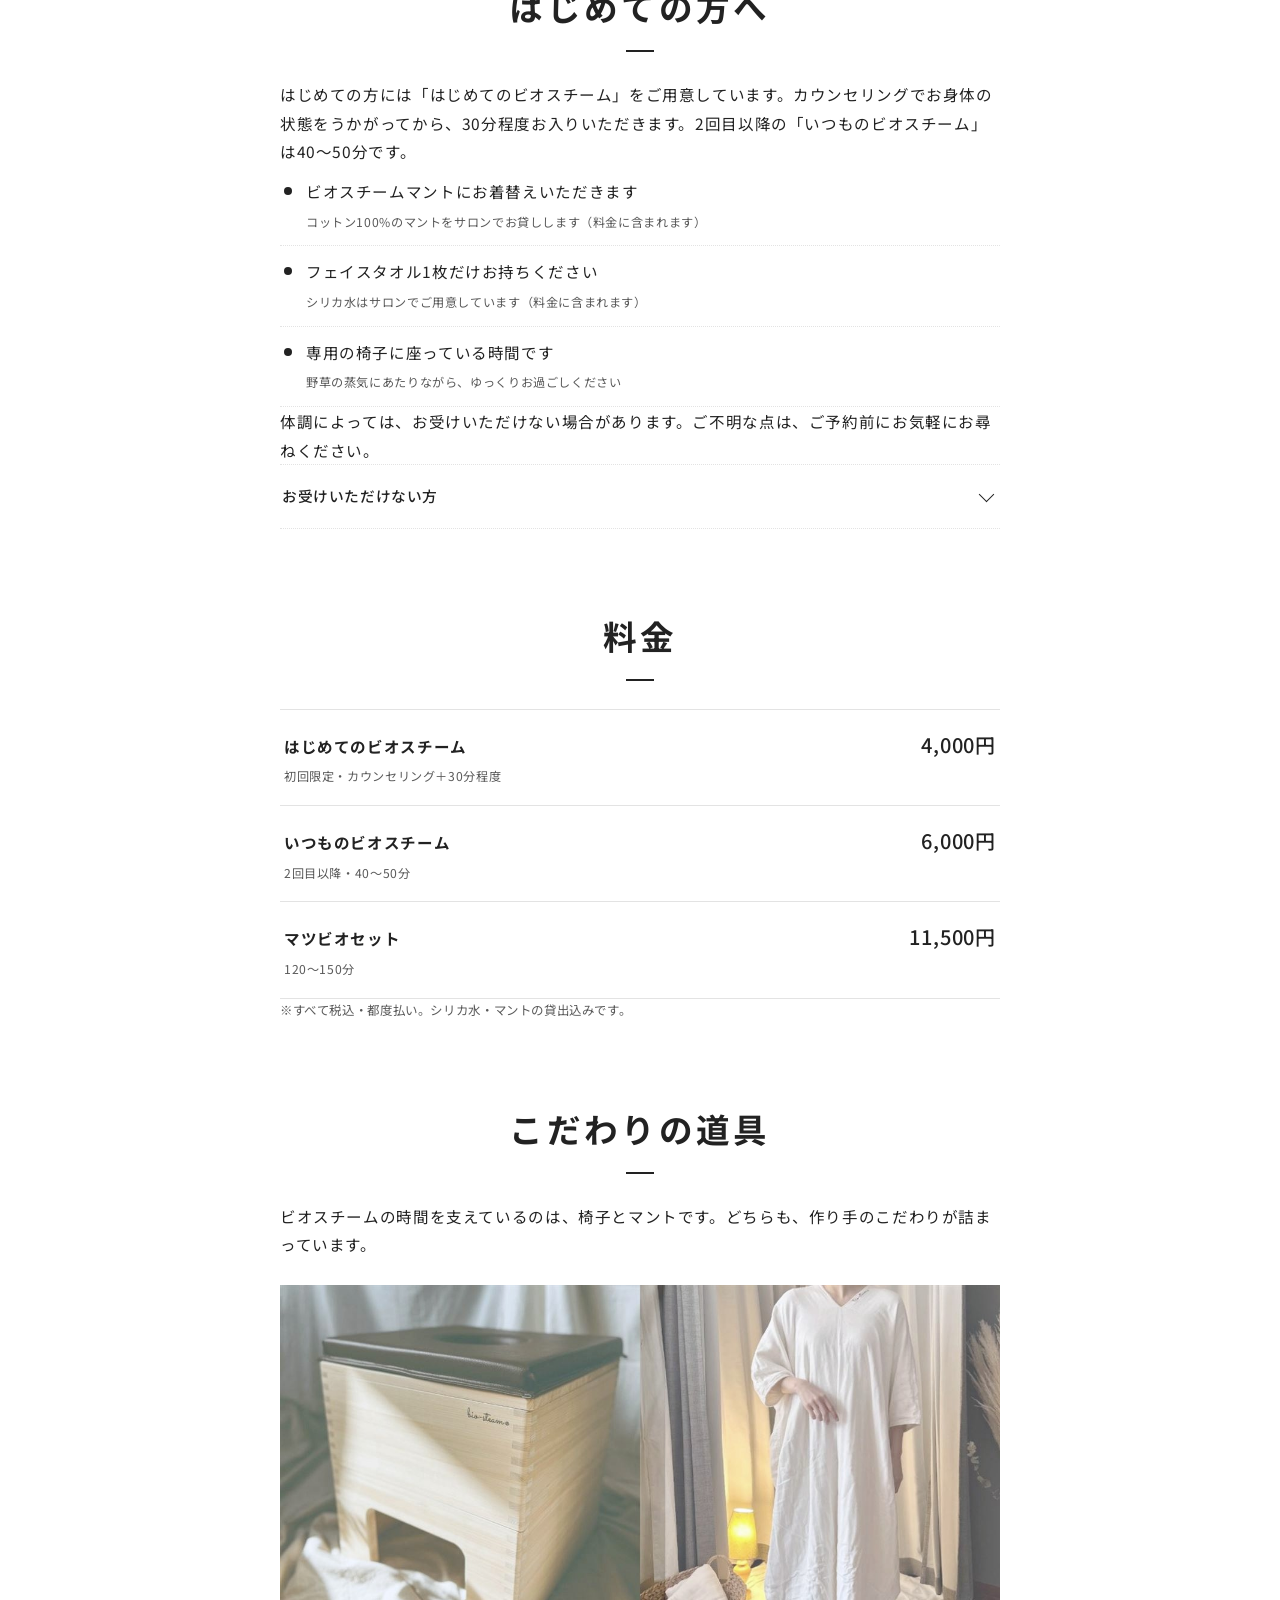
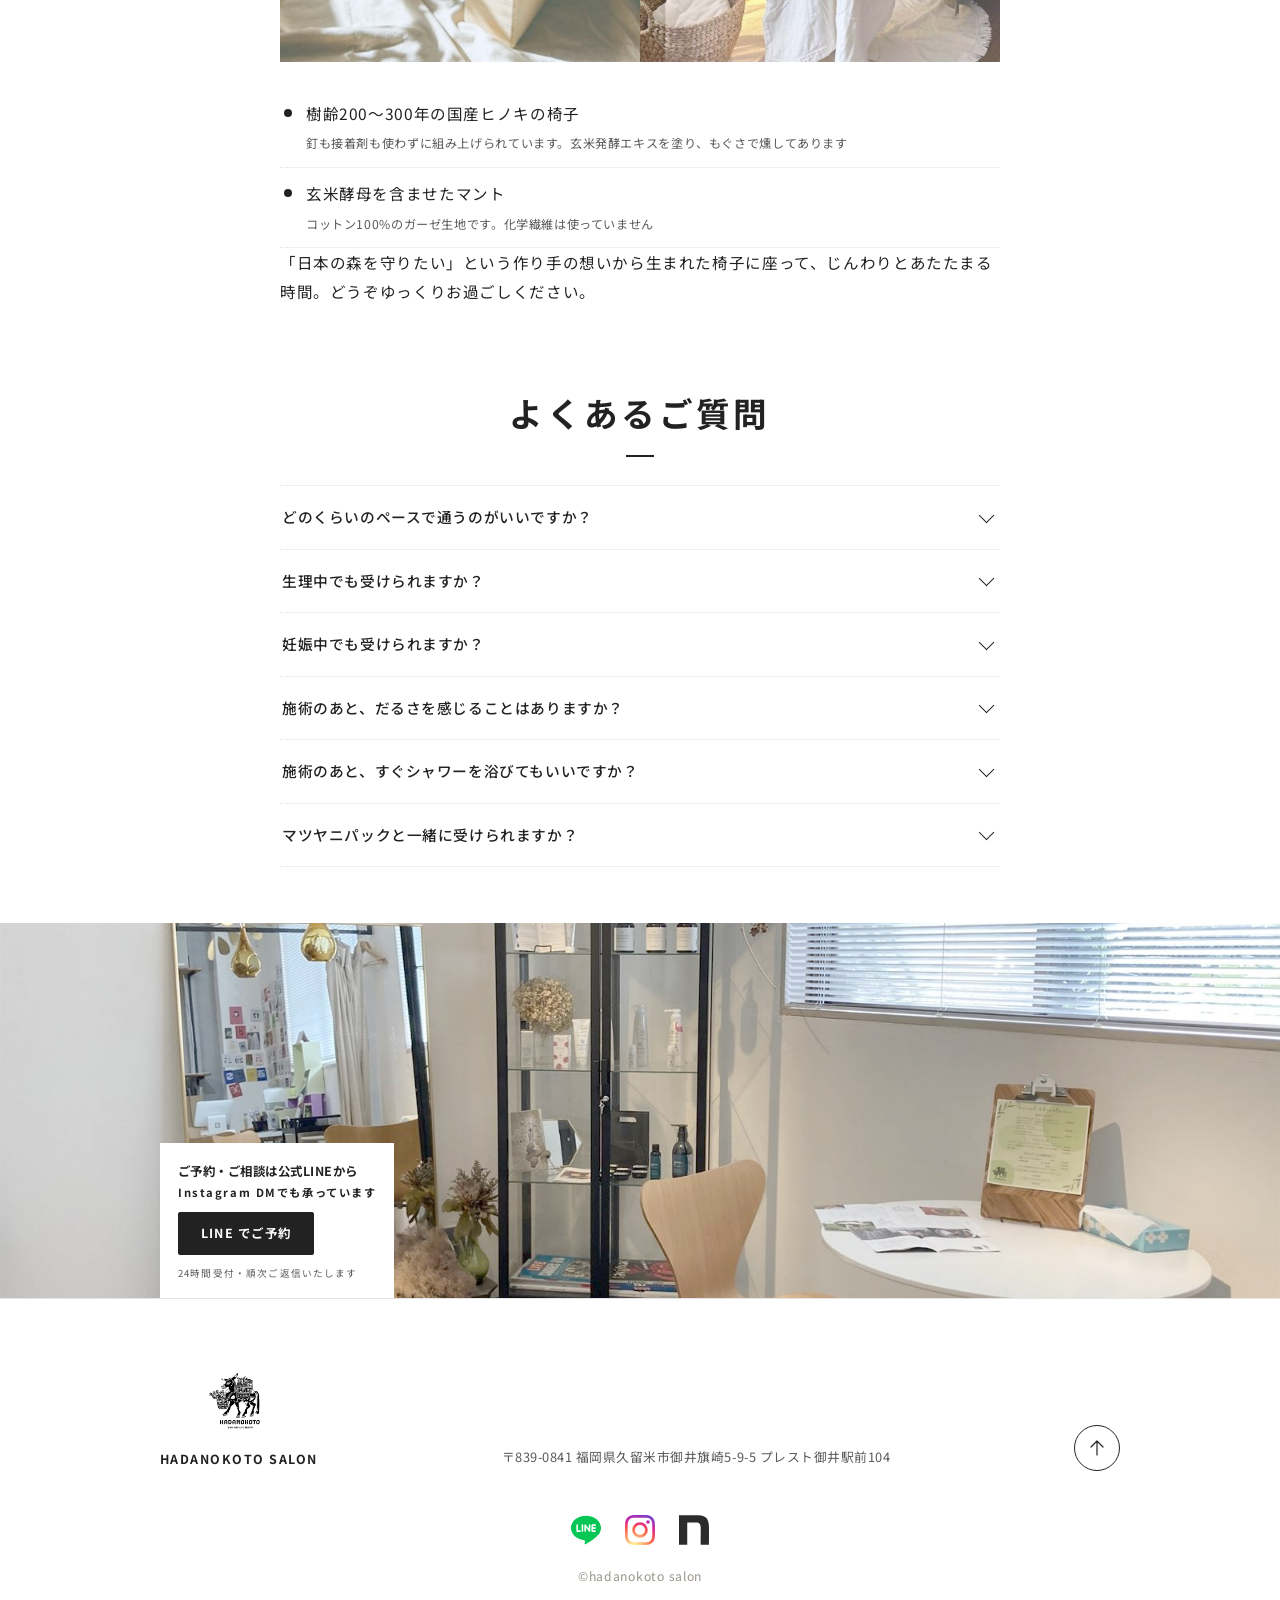
<file: biosteam.html>
<!DOCTYPE html>
<html lang="ja">
<head>
<!-- Google tag (gtag.js) -->
<script async src="https://www.googletagmanager.com/gtag/js?id=G-3LCPFPZ6VH"></script>
<script>
  window.dataLayer = window.dataLayer || [];
  function gtag(){dataLayer.push(arguments);}
  gtag('js', new Date());

  gtag('config', 'G-3LCPFPZ6VH');
</script>

  <meta charset="UTF-8">
  <meta name="viewport" content="width=device-width, initial-scale=1.0">
  <title>ビオスチーム（発酵野草蒸し）｜ハダノコトサロン 久留米</title>
  <meta name="description" content="よもぎ・クマザサ・モリンガなど12種類の野草すべてに発酵エキスを配合したビオスチーム。座っているだけで、芯からじんわりあたたまる温活ケア。天尊の塩のミネラルも加えた当サロン独自の配合。福岡県久留米市のハダノコトサロン。">
  <link rel="canonical" href="https://hadanokoto.com/biosteam.html">

  <!-- OGP -->
  <meta property="og:type" content="article">
  <meta property="og:site_name" content="ハダノコトサロン">
  <meta property="og:title" content="ビオスチーム（発酵野草蒸し）｜ハダノコトサロン 久留米">
  <meta property="og:description" content="よもぎ・クマザサ・モリンガなど12種類の野草すべてに発酵エキスを配合したビオスチーム。座っているだけで、芯からじんわりあたたまる温活ケア。天尊の塩のミネラルも加えた当サロン独自の配合。">
  <meta property="og:url" content="https://hadanokoto.com/biosteam.html">
  <meta property="og:image" content="https://hadanokoto.com/assets/img/hadanokologojpg.jpg">
  <meta property="og:locale" content="ja_JP">
  <meta name="twitter:card" content="summary">

  <link rel="icon" href="favicon.ico" sizes="any">
  <link rel="icon" type="image/png" sizes="32x32" href="favicon-32x32.png">
  <link rel="icon" type="image/png" sizes="48x48" href="favicon-48x48.png">
  <link rel="icon" type="image/png" sizes="16x16" href="favicon-16x16.png">
  <link rel="apple-touch-icon" href="apple-touch-icon.png">
  <link rel="preconnect" href="https://fonts.googleapis.com">
  <link rel="preconnect" href="https://fonts.gstatic.com" crossorigin>
  <link href="https://fonts.googleapis.com/css2?family=Noto+Sans+JP:wght@400;500;700&family=Shippori+Mincho:wght@500&display=swap" rel="stylesheet">
  <link rel="stylesheet" href="assets/css/style.css">

  <!-- JSON-LD (FAQPage) -->
  <script type="application/ld+json">
  {
    "@context": "https://schema.org",
    "@type": "FAQPage",
    "mainEntity": [
      {"@type":"Question","name":"どのくらいのペースで通うのがいいですか？","acceptedAnswer":{"@type":"Answer","text":"2週間に1回のペースをおすすめしています。冷えが気になる方には、はじめのうちは週に1〜2回をご提案することもあります。お身体の状態やご都合に合わせて、そのつどご相談しながら決めていきます。"}},
      {"@type":"Question","name":"生理中でも受けられますか？","acceptedAnswer":{"@type":"Answer","text":"経血がごく少量であればお受けいただけます。ただ、日を改められる方が多いです。ご不安なときは、ご予約のときにお気軽にご相談ください。"}},
      {"@type":"Question","name":"妊娠中でも受けられますか？","acceptedAnswer":{"@type":"Answer","text":"妊娠初期の方はお受けいただけません。安定期に入ってからのご案内となりますので、まずはカウンセリングでご相談ください。妊娠中毒症の方、体外受精・顕微授精中の方も、お受けいただけません。"}},
      {"@type":"Question","name":"施術のあと、だるさを感じることはありますか？","acceptedAnswer":{"@type":"Answer","text":"人によっては、施術のあとにだるさや眠気を感じることがあります。感じ方には個人差がありますので、ご心配なときはいつでもご相談ください。"}},
      {"@type":"Question","name":"施術のあと、すぐシャワーを浴びてもいいですか？","acceptedAnswer":{"@type":"Answer","text":"すぐにシャワーを浴びずに、汗がなじむまで少し時間をおいていただくことをおすすめしています。"}},
      {"@type":"Question","name":"マツヤニパックと一緒に受けられますか？","acceptedAnswer":{"@type":"Answer","text":"はい。マツヤニパックとビオスチームを組み合わせた、当サロンオリジナルの「マツビオセット」（120〜150分・11,500円）をご用意しています。別々に受けるより2,000円お得です。マツヤニパックが初めての方は、先に「マツヤニパック スタートコース」（2回）を受けていただいてからのご案内になります。くわしくはマツヤニパックのページをご覧ください。"}}
    ]
  }
  </script>
</head>
<body>

<span id="top" aria-hidden="true"></span>
<header class="site-header">
  <div class="header-inner">
    <a class="brand" href="/">
      <img src="assets/img/hadanokologojpg.jpg" alt="ハダノコトサロン ロゴ">
      <span class="brand-name">ハダノコトサロン</span>
    </a>
    <button class="nav-toggle" aria-label="メニューを開く" aria-expanded="false">
      <span></span><span></span><span></span>
      <b class="nav-toggle-label">メニュー</b>
    </button>
    <nav class="site-nav">
      <ul>
        <li><a href="matsuyani.html"><span class="ja">マツヤニパック</span></a></li>
        <li><a href="biosteam.html" aria-current="page"><span class="ja">ビオスチーム</span></a></li>
        <li><a href="datsumou.html"><span class="ja">美肌脱毛</span></a></li>
        <li><a href="bridal.html"><span class="ja">ブライダル</span></a></li>
        <li><a href="other.html"><span class="ja">こだわりの物販</span></a></li>
        <li><a href="about.html"><span class="ja">サロンのこだわり</span></a></li>
        <li><a href="access.html"><span class="ja">アクセス・カレンダー</span></a></li>
      </ul>
      <p class="nav-copy">&copy;hadanokoto salon</p>
    </nav>
  </div>
</header>

<main>

  <section class="band band--head">
    <div class="inner">
      <h1 class="sec-head">
        <span class="ja">ビオスチーム<span class="h1-sub">（発酵野草蒸し）</span></span>
      </h1>
      <div class="poem">
        <p>よもぎ蒸しを、<br>発酵の力で進化させた。</p>
        <p>12種類の野草と発酵エキス。<br>座っているだけで、<span class="nw">芯からじんわりあたたまる。</span></p>
      </div>
      <div class="photo"><img src="assets/img/web/biosteam-top.jpg" alt="ビオスチームに使う12種類の野草の粉と、発酵エキスを合わせて温めている鍋" width="1600" height="794"></div>
      <p>よもぎ・クマザサ・モリンガ・スギナなど12種類の野草すべてに、玄米麹・玄米酵母の発酵エキスを配合。発酵の力で、野草の恵みを肌の奥までじっくり届けます。</p>
      <p>さらに当サロンでは、野草の蒸気に天尊の塩のミネラルも加える独自の配合を行っています。天尊の塩は、サロンでもお求めいただけます。</p>
    </div>
  </section>

  <section class="band">
    <div class="inner fade">
      <div class="sec-head">
        <span class="sec-num">content 01</span>
        <h2 class="ja">なにが違うのか</h2>
      </div>
      <p>「よもぎ蒸しと何が違うの？」は、いちばん多くいただくご質問です。当サロンのビオスチームは、使う野草の数も、そこに加えているものも違います。</p>
      <ul class="feature-list">
        <li>12種類の野草を使います<br><span class="parts-detail">よもぎ・クマザサ・ミキ・モリンガ・ドクダミ・スギナ・ウコン・柿の葉・松・カカオ・ハイビスカス・ベニバナ</span></li>
        <li>すべてに発酵エキスを配合しています<br><span class="parts-detail">12種類すべてに、玄米麹と玄米酵母の発酵エキスを配合しています</span></li>
        <li>天尊の塩を加えています<br><span class="parts-detail">非加熱で長期熟成させた天日塩です。この組み合わせでご提供しているのは、全国で当サロンだけです</span></li>
      </ul>
      <p>ビオスチームは専門の資格を持つサロンで受けていただくものです。久留米では数少ない取り扱いになります。</p>
      <p class="note">よもぎ蒸しとの違いは、noteの記事「<a href="https://note.com/hadanokoto/n/n384b4af1ddd8" target="_blank" rel="noopener">よもぎ蒸しとの「決定的な違い」</a>」でも詳しくお話ししています。</p>
    </div>
  </section>

  <section class="band">
    <div class="inner fade">
      <div class="sec-head">
        <span class="sec-num">content 02</span>
        <h2 class="ja">はじめての方へ</h2>
      </div>
      <p>はじめての方には「はじめてのビオスチーム」をご用意しています。カウンセリングでお身体の状態をうかがってから、30分程度お入りいただきます。2回目以降の「いつものビオスチーム」は40〜50分です。</p>
      <ul class="feature-list">
        <li>ビオスチームマントにお着替えいただきます<br><span class="parts-detail">コットン100%のマントをサロンでお貸しします（料金に含まれます）</span></li>
        <li>フェイスタオル1枚だけお持ちください<br><span class="parts-detail">シリカ水はサロンでご用意しています（料金に含まれます）</span></li>
        <li>専用の椅子に座っている時間です<br><span class="parts-detail">野草の蒸気にあたりながら、ゆっくりお過ごしください</span></li>
      </ul>
      <p>体調によっては、お受けいただけない場合があります。ご不明な点は、ご予約前にお気軽にお尋ねください。</p>
      <details class="faq-item">
        <summary>お受けいただけない方</summary>
        <p>妊娠初期の方、妊娠中毒症の方、尿タンパクが出ている方、体外受精・顕微授精中の方、お酒を召し上がっている方、熱のある方、医師から入浴やサウナを止められている方</p>
      </details>
    </div>
  </section>

  <section class="band">
    <div class="inner fade">
      <div class="sec-head">
        <span class="sec-num">content 03</span>
        <h2 class="ja">料金</h2>
      </div>
      <ul class="price-list">
        <li><span>はじめてのビオスチーム<br><span class="parts-detail">初回限定・カウンセリング＋30分程度</span></span><span class="price">4,000円</span></li>
        <li><span>いつものビオスチーム<br><span class="parts-detail">2回目以降・40〜50分</span></span><span class="price">6,000円</span></li>
        <li><span>マツビオセット<br><span class="parts-detail">120〜150分</span></span><span class="price">11,500円</span></li>
      </ul>
      <p class="note">※すべて税込・都度払い。シリカ水・マントの貸出込みです。</p>
    </div>
  </section>

  <section class="band">
    <div class="inner fade">
      <div class="sec-head">
        <span class="sec-num">content 04</span>
        <h2 class="ja">こだわりの道具</h2>
      </div>
      <p>ビオスチームの時間を支えているのは、椅子とマントです。どちらも、作り手のこだわりが詰まっています。</p>
      <div class="photo"><img src="assets/img/web/biosteam-sub.jpg" alt="ビオスチームで使うヒノキの椅子とマント" width="1200" height="628" loading="lazy"></div>
      <ul class="feature-list">
        <li>樹齢200〜300年の国産ヒノキの椅子<br><span class="parts-detail">釘も接着剤も使わずに組み上げられています。玄米発酵エキスを塗り、もぐさで燻してあります</span></li>
        <li>玄米酵母を含ませたマント<br><span class="parts-detail">コットン100%のガーゼ生地です。化学繊維は使っていません</span></li>
      </ul>
      <p>「日本の森を守りたい」という作り手の想いから生まれた椅子に座って、じんわりとあたたまる時間。どうぞゆっくりお過ごしください。</p>
    </div>
  </section>

  <section class="band">
    <div class="inner fade">
      <div class="sec-head">
        <span class="sec-num">content 05</span>
        <h2 class="ja">よくあるご質問</h2>
      </div>

      <details class="faq-item">
        <summary>どのくらいのペースで<span class="nw">通うのが</span><span class="nw">いいですか？</span></summary>
        <p>2週間に1回のペースをおすすめしています。冷えが気になる方には、はじめのうちは週に1〜2回をご提案することもあります。お身体の状態やご都合に合わせて、そのつどご相談しながら決めていきます。</p>
      </details>

      <details class="faq-item">
        <summary>生理中でも受けられますか？</summary>
        <p>経血がごく少量であればお受けいただけます。ただ、日を改められる方が多いです。ご不安なときは、ご予約のときにお気軽にご相談ください。</p>
      </details>

      <details class="faq-item">
        <summary>妊娠中でも受けられますか？</summary>
        <p>妊娠初期の方はお受けいただけません。安定期に入ってからのご案内となりますので、まずはカウンセリングでご相談ください。妊娠中毒症の方、体外受精・顕微授精中の方も、お受けいただけません。</p>
      </details>

      <details class="faq-item">
        <summary>施術のあと、だるさを感じる<span class="nw">ことは</span><span class="nw">ありますか？</span></summary>
        <p>人によっては、施術のあとにだるさや眠気を感じることがあります。感じ方には個人差がありますので、ご心配なときはいつでもご相談ください。</p>
      </details>

      <details class="faq-item">
        <summary>施術のあと、すぐシャワーを<span class="nw">浴びても</span><span class="nw">いいですか？</span></summary>
        <p>すぐにシャワーを浴びずに、汗がなじむまで少し時間をおいていただくことをおすすめしています。</p>
      </details>

      <details class="faq-item">
        <summary>マツヤニパックと一緒に<span class="nw">受けられますか？</span></summary>
        <p>はい。マツヤニパックとビオスチームを組み合わせた、当サロンオリジナルの「マツビオセット」（120〜150分・11,500円）をご用意しています。別々に受けるより2,000円お得です。マツヤニパックが初めての方は、先に「マツヤニパック スタートコース」（2回）を受けていただいてからのご案内になります。くわしくは<a href="matsuyani.html#matsubio">マツヤニパックのページ</a>をご覧ください。</p>
      </details>

    </div>
  </section>

  <!-- RESERVATION(共通CTA帯) -->
  <section class="cta-band">
    <img src="assets/img/web/salon1.jpg" alt="ハダノコトサロンの店内" width="1600" height="900" loading="lazy">
    <div class="cta-inner">
      <p class="cta-title">ご予約・ご相談は<span class="nw">公式LINEから</span><span class="cta-title-sub">Instagram DMでも<span class="nw">承っています</span></span></p>
      <a class="btn-outline" href="https://lin.ee/RhbFOYM" target="_blank" rel="noopener">LINE でご予約</a>
      <p class="cta-note">24時間受付・<span class="nw">順次ご返信いたします</span></p>
    </div>
  </section>

</main>

<footer class="site-footer">
  <div class="footer-inner">
    <div class="footer-grid">
      <div class="footer-left">
        <img class="footer-logo" src="assets/img/web/logo.png" alt="ハダノコトサロン ロゴ" width="800" height="570">
        <p class="footer-name">HADANOKOTO SALON</p>
      </div>
      <p class="footer-address">〒839-0841 <span class="nw">福岡県久留米市御井旗崎5-9-5</span> <span class="nw">プレスト御井駅前104</span></p>
      <a class="page-top" href="#top" aria-label="ページの上部へ戻る">
        <svg viewBox="0 0 14 16" fill="none" stroke-width="1.2" stroke-linecap="round" stroke-linejoin="round" aria-hidden="true"><path d="M7 15V1M1 7l6-6 6 6"/></svg>
      </a>
    </div>
    <div class="footer-sns">
      <a href="https://lin.ee/RhbFOYM" target="_blank" rel="noopener" aria-label="公式LINEで予約"><img src="assets/img/sns/line.svg" alt="" width="30" height="30"></a>
      <a href="https://www.instagram.com/hadanokoto/" target="_blank" rel="noopener" aria-label="Instagramを見る"><img src="assets/img/sns/instagram.svg" alt="" width="30" height="30"></a>
      <a href="https://note.com/hadanokoto" target="_blank" rel="noopener" aria-label="noteを読む"><img src="assets/img/sns/note.svg" alt="" width="30" height="30"></a>
    </div>
    <p class="copyright">&copy;hadanokoto salon</p>
  </div>
</footer>

<a class="line-fixed" href="https://lin.ee/RhbFOYM" target="_blank" rel="noopener">LINEで予約</a>

<script src="assets/js/main.js"></script>
</body>
</html>
</file>
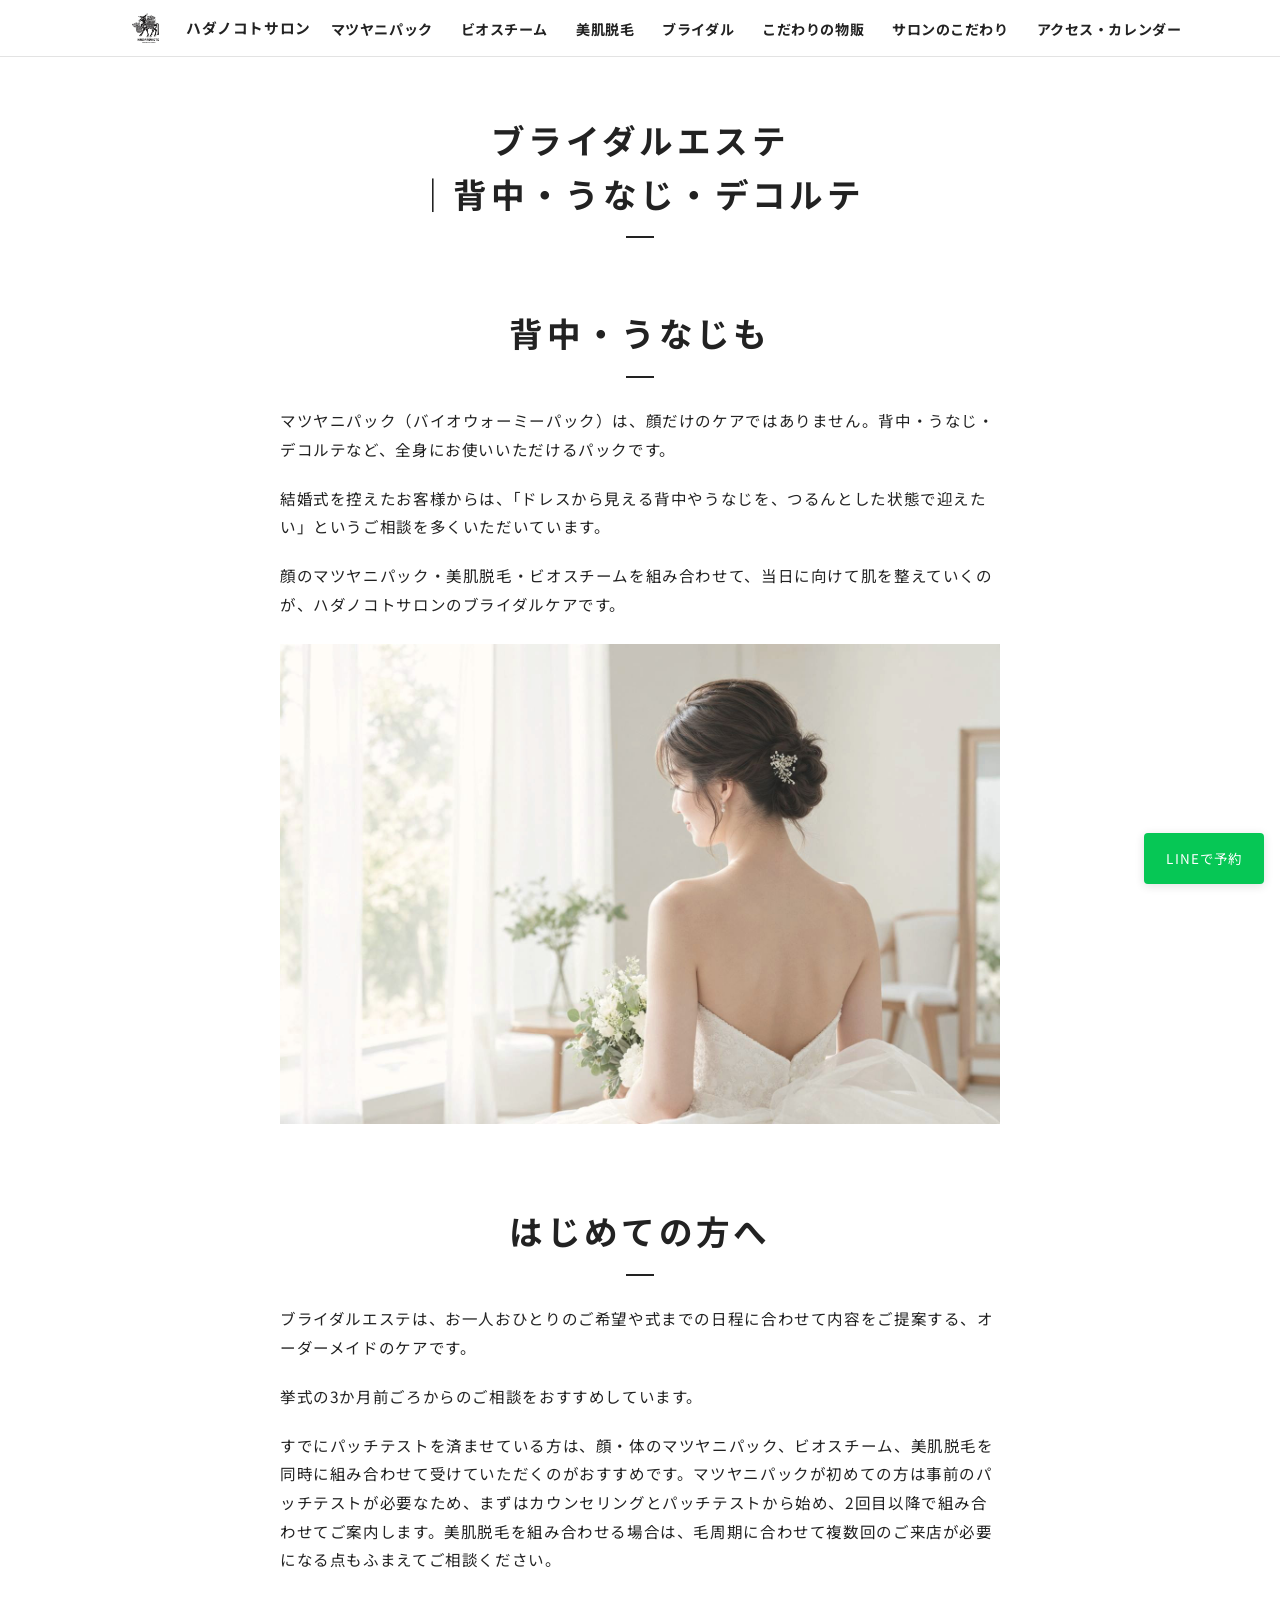
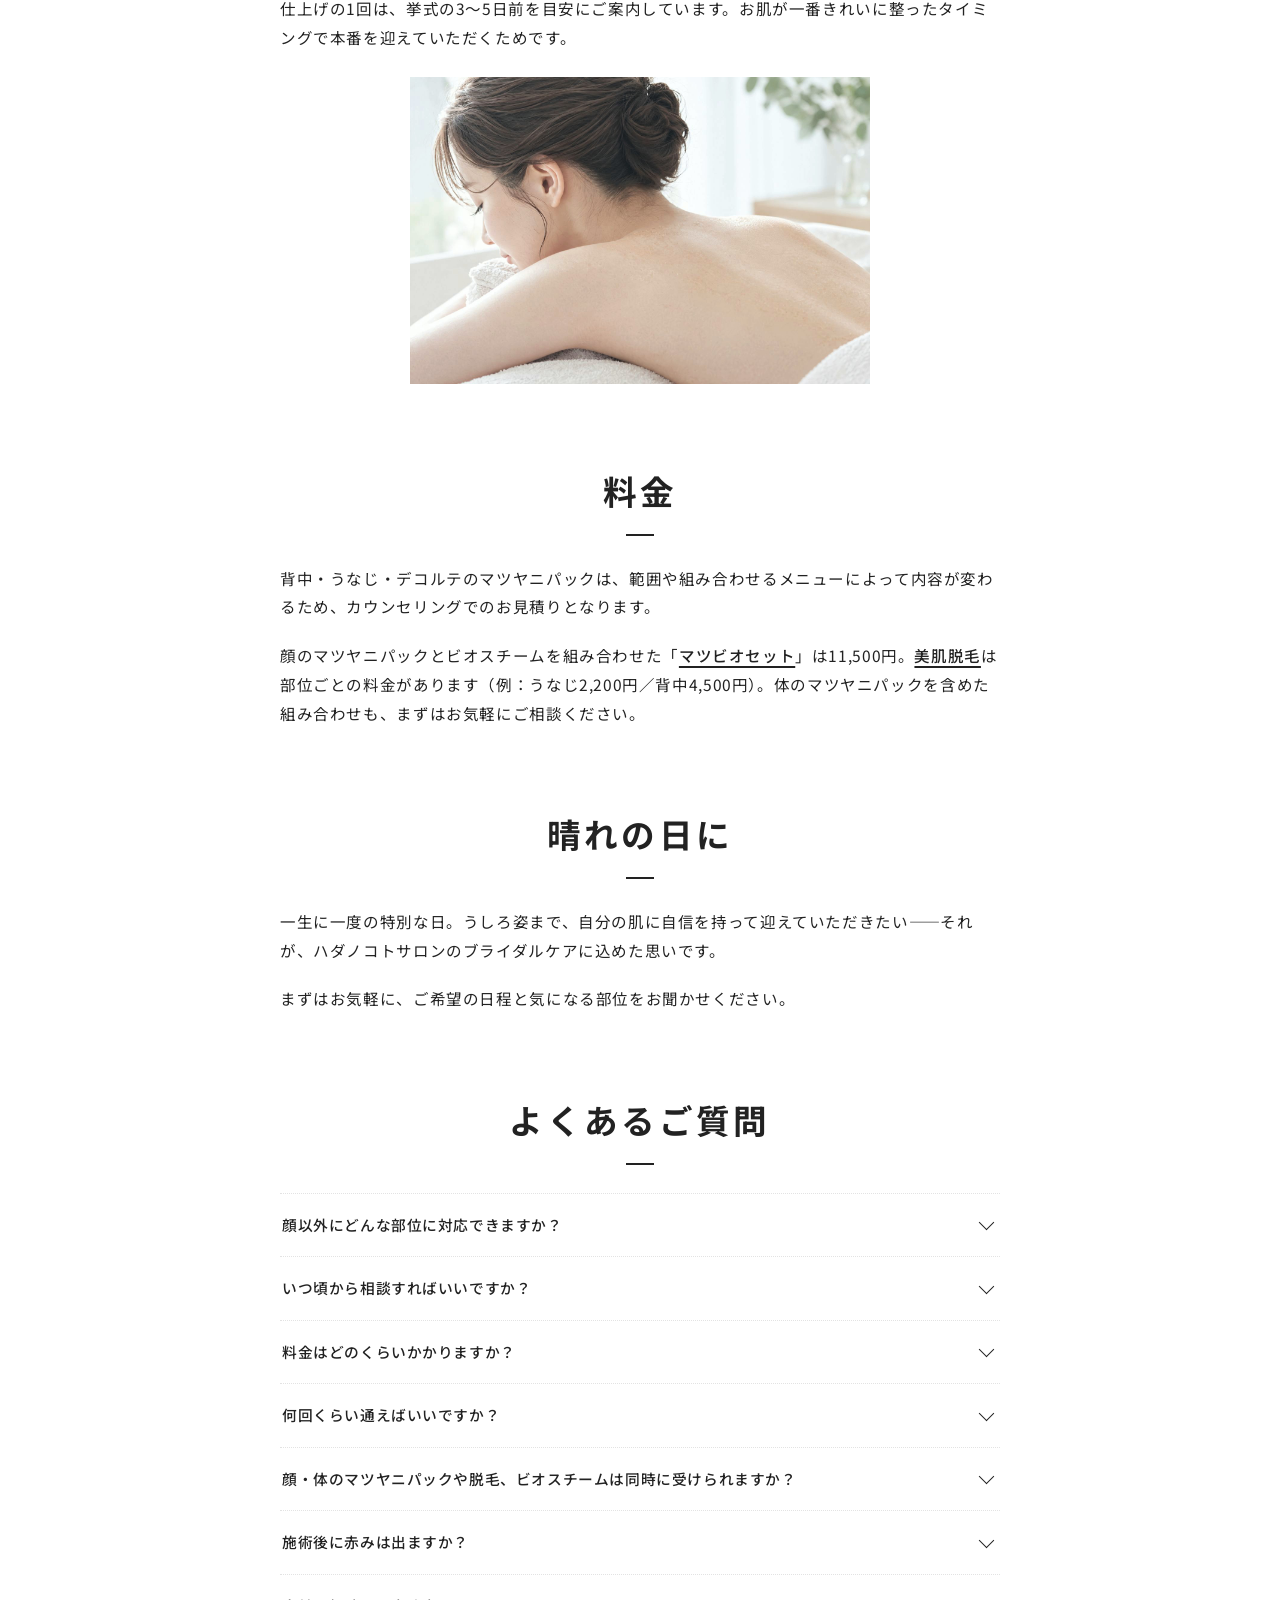
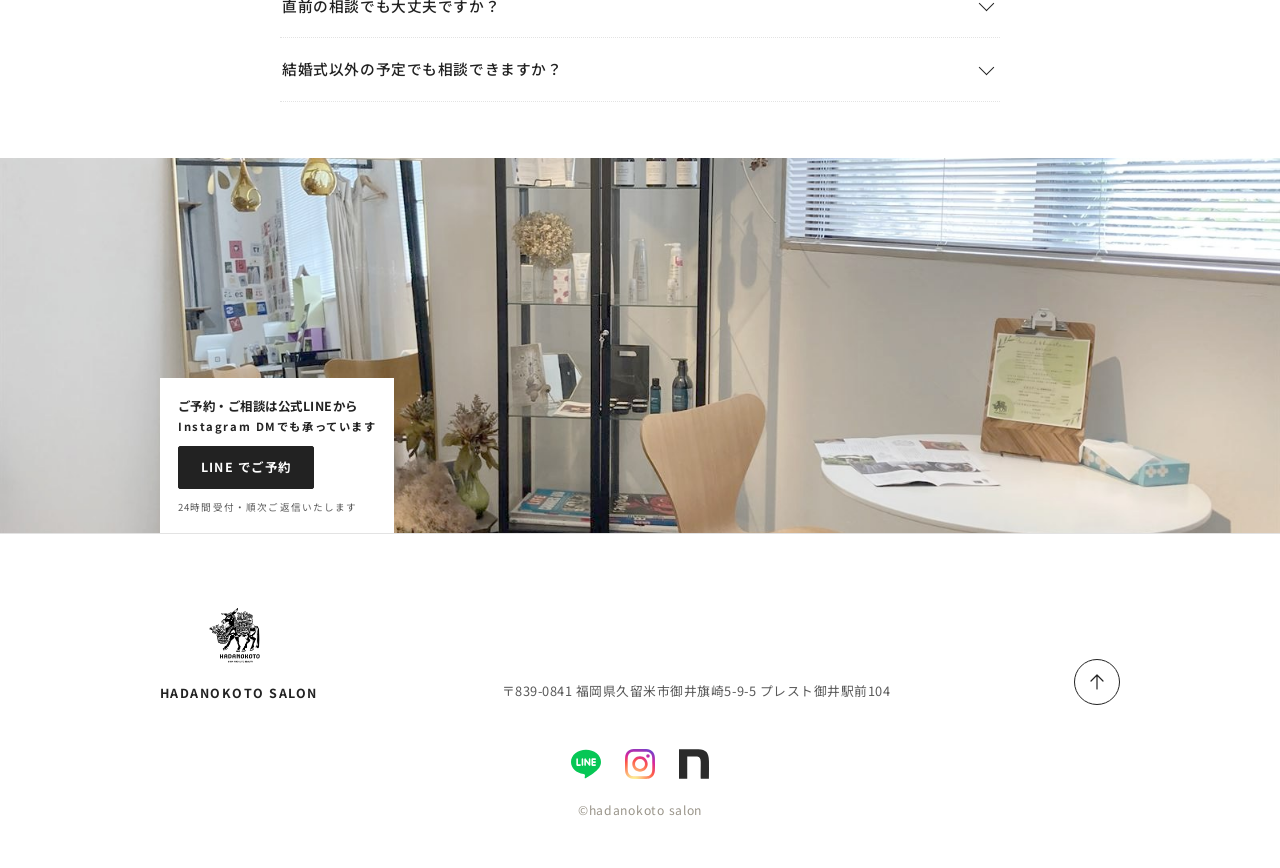
<file: bridal.html>
<!DOCTYPE html>
<html lang="ja">
<head>
<!-- Google tag (gtag.js) -->
<script async src="https://www.googletagmanager.com/gtag/js?id=G-3LCPFPZ6VH"></script>
<script>
  window.dataLayer = window.dataLayer || [];
  function gtag(){dataLayer.push(arguments);}
  gtag('js', new Date());

  gtag('config', 'G-3LCPFPZ6VH');
</script>

  <meta charset="UTF-8">
  <meta name="viewport" content="width=device-width, initial-scale=1.0">
  <title>ブライダルエステ｜背中・うなじ・デコルテ｜久留米のハダノコトサロン</title>
  <meta name="description" content="結婚式・パーティー前の背中・うなじ・デコルテのケアなら久留米のハダノコトサロンへ。マツヤニパックと美肌脱毛を組み合わせたブライダルケアをご提案します。挙式3か月前からのご相談がおすすめです。">
  <link rel="canonical" href="https://hadanokoto.com/bridal.html">

  <!-- OGP -->
  <meta property="og:type" content="article">
  <meta property="og:site_name" content="ハダノコトサロン">
  <meta property="og:title" content="ブライダルエステ｜背中・うなじ・デコルテ｜久留米のハダノコトサロン">
  <meta property="og:description" content="結婚式・パーティー前の背中・うなじ・デコルテのケアなら久留米のハダノコトサロンへ。マツヤニパックと美肌脱毛を組み合わせたブライダルケアをご提案します。挙式3か月前からのご相談がおすすめです。">
  <meta property="og:url" content="https://hadanokoto.com/bridal.html">
  <meta property="og:image" content="https://hadanokoto.com/assets/img/hadanokologojpg.jpg">
  <meta property="og:locale" content="ja_JP">
  <meta name="twitter:card" content="summary">

  <link rel="icon" href="favicon.ico" sizes="any">
  <link rel="icon" type="image/png" sizes="32x32" href="favicon-32x32.png">
  <link rel="icon" type="image/png" sizes="48x48" href="favicon-48x48.png">
  <link rel="icon" type="image/png" sizes="16x16" href="favicon-16x16.png">
  <link rel="apple-touch-icon" href="apple-touch-icon.png">
  <link rel="preconnect" href="https://fonts.googleapis.com">
  <link rel="preconnect" href="https://fonts.gstatic.com" crossorigin>
  <link href="https://fonts.googleapis.com/css2?family=Noto+Sans+JP:wght@400;500;700&family=Shippori+Mincho:wght@500&display=swap" rel="stylesheet">
  <link rel="stylesheet" href="assets/css/style.css">

  <!-- JSON-LD (FAQPage) -->
  <script type="application/ld+json">
  {
    "@context": "https://schema.org",
    "@type": "FAQPage",
    "mainEntity": [
      {"@type":"Question","name":"顔以外にどんな部位に対応できますか？","acceptedAnswer":{"@type":"Answer","text":"背中・うなじ・デコルテなど。結婚式前はこの3か所のご相談が多いです。"}},
      {"@type":"Question","name":"いつ頃から相談すればいいですか？","acceptedAnswer":{"@type":"Answer","text":"挙式の3か月前ごろが目安です。"}},
      {"@type":"Question","name":"料金はどのくらいかかりますか？","acceptedAnswer":{"@type":"Answer","text":"範囲や組み合わせによって変わるため、カウンセリングでのお見積りです。美肌脱毛は部位ごとの料金がございます。"}},
      {"@type":"Question","name":"何回くらい通えばいいですか？","acceptedAnswer":{"@type":"Answer","text":"部位や状態次第でカウンセリングにてご提案します。仕上げは挙式3〜5日前が目安です。"}},
      {"@type":"Question","name":"顔・体のマツヤニパックや脱毛、ビオスチームは同時に受けられますか？","acceptedAnswer":{"@type":"Answer","text":"すでにパッチテストを済ませている方は同時の組み合わせがおすすめです。マツヤニパックが初めての方は先にパッチテストが必要なため、2回目以降からの組み合わせになります。"}},
      {"@type":"Question","name":"施術後に赤みは出ますか？","acceptedAnswer":{"@type":"Answer","text":"一時的に出ることがありますが、数時間〜半日で落ち着く方がほとんどです。"}},
      {"@type":"Question","name":"直前の相談でも大丈夫ですか？","acceptedAnswer":{"@type":"Answer","text":"ご相談自体はいつでも可能です。組み合わせる内容次第では、余裕を持ったご相談が安心です。"}},
      {"@type":"Question","name":"結婚式以外の予定でも相談できますか？","acceptedAnswer":{"@type":"Answer","text":"はい。パーティーなど大切なご予定を控えている方からのご相談も承っています。ご希望の日程に合わせてご提案しますので、お気軽にお問い合わせください。"}}
    ]
  }
  </script>
</head>
<body>

<span id="top" aria-hidden="true"></span>
<header class="site-header">
  <div class="header-inner">
    <a class="brand" href="/">
      <img src="assets/img/hadanokologojpg.jpg" alt="ハダノコトサロン ロゴ">
      <span class="brand-name">ハダノコトサロン</span>
    </a>
    <button class="nav-toggle" aria-label="メニューを開く" aria-expanded="false">
      <span></span><span></span><span></span>
      <b class="nav-toggle-label">メニュー</b>
    </button>
    <nav class="site-nav">
      <ul>
        <li><a href="matsuyani.html"><span class="ja">マツヤニパック</span></a></li>
        <li><a href="biosteam.html"><span class="ja">ビオスチーム</span></a></li>
        <li><a href="datsumou.html"><span class="ja">美肌脱毛</span></a></li>
        <li><a href="bridal.html" aria-current="page"><span class="ja">ブライダル</span></a></li>
        <li><a href="other.html"><span class="ja">こだわりの物販</span></a></li>
        <li><a href="about.html"><span class="ja">サロンのこだわり</span></a></li>
        <li><a href="access.html"><span class="ja">アクセス・カレンダー</span></a></li>
      </ul>
      <p class="nav-copy">&copy;hadanokoto salon</p>
    </nav>
  </div>
</header>

<main>

  <section class="band band--head">
    <div class="inner">
      <h1 class="sec-head">
        <span class="ja">ブライダルエステ<span class="h1-sub">｜背中・うなじ・デコルテ</span></span>
      </h1>
    </div>
  </section>

  <section class="band">
    <div class="inner fade">
      <div class="sec-head">
        <span class="sec-num">content 01</span>
        <h2 class="ja">背中・うなじも</h2>
      </div>
      <p>マツヤニパック（バイオウォーミーパック）は、顔だけのケアではありません。背中・うなじ・デコルテなど、全身にお使いいただけるパックです。</p>
      <p>結婚式を控えたお客様からは、「ドレスから見える背中やうなじを、つるんとした状態で迎えたい」というご相談を多くいただいています。</p>
      <p>顔のマツヤニパック・美肌脱毛・ビオスチームを組み合わせて、当日に向けて肌を整えていくのが、ハダノコトサロンのブライダルケアです。</p>
      <div class="photo"><img src="assets/img/web/bridal-hero.jpg" alt="結婚式のドレス姿、後ろ姿" width="1536" height="1024" loading="lazy"></div>
    </div>
  </section>

  <section class="band">
    <div class="inner fade">
      <div class="sec-head">
        <span class="sec-num">content 02</span>
        <h2 class="ja">はじめての方へ</h2>
      </div>
      <p>ブライダルエステは、お一人おひとりのご希望や式までの日程に合わせて内容をご提案する、オーダーメイドのケアです。</p>
      <p>挙式の3か月前ごろからのご相談をおすすめしています。</p>

      <p>すでにパッチテストを済ませている方は、顔・体のマツヤニパック、ビオスチーム、美肌脱毛を同時に組み合わせて受けていただくのがおすすめです。マツヤニパックが初めての方は事前のパッチテストが必要なため、まずはカウンセリングとパッチテストから始め、2回目以降で組み合わせてご案内します。美肌脱毛を組み合わせる場合は、毛周期に合わせて複数回のご来店が必要になる点もふまえてご相談ください。</p>
      <p>仕上げの1回は、挙式の3〜5日前を目安にご案内しています。お肌が一番きれいに整ったタイミングで本番を迎えていただくためです。</p>
      <div class="photo photo--md"><img src="assets/img/web/bridal-therapy.jpg" alt="施術後の背中のケアイメージ" width="1536" height="1024" loading="lazy"></div>
    </div>
  </section>

  <section class="band">
    <div class="inner fade">
      <div class="sec-head">
        <span class="sec-num">content 03</span>
        <h2 class="ja">料金</h2>
      </div>
      <p>背中・うなじ・デコルテのマツヤニパックは、範囲や組み合わせるメニューによって内容が変わるため、カウンセリングでのお見積りとなります。</p>
      <p>顔のマツヤニパックとビオスチームを組み合わせた「<a href="matsuyani.html#matsubio">マツビオセット</a>」は11,500円。<a href="datsumou.html">美肌脱毛</a>は部位ごとの料金があります（例：うなじ2,200円／背中4,500円）。体のマツヤニパックを含めた組み合わせも、まずはお気軽にご相談ください。</p>
    </div>
  </section>

  <section class="band">
    <div class="inner fade">
      <div class="sec-head">
        <span class="sec-num">content 04</span>
        <h2 class="ja">晴れの日に</h2>
      </div>
      <p>一生に一度の特別な日。うしろ姿まで、自分の肌に自信を持って迎えていただきたい——それが、ハダノコトサロンのブライダルケアに込めた思いです。</p>
      <p>まずはお気軽に、ご希望の日程と気になる部位をお聞かせください。</p>
    </div>
  </section>

  <section class="band">
    <div class="inner fade">
      <div class="sec-head">
        <span class="sec-num">content 05</span>
        <h2 class="ja">よくあるご質問</h2>
      </div>

      <details class="faq-item">
        <summary>顔以外にどんな部位に<span class="nw">対応できますか？</span></summary>
        <p>背中・うなじ・デコルテなど。結婚式前はこの3か所のご相談が多いです。</p>
      </details>

      <details class="faq-item">
        <summary>いつ頃から相談すればいいですか？</summary>
        <p>挙式の3か月前ごろが目安です。</p>
      </details>

      <details class="faq-item">
        <summary>料金はどのくらいかかりますか？</summary>
        <p>範囲や組み合わせによって変わるため、カウンセリングでのお見積りです。美肌脱毛は部位ごとの料金がございます。</p>
      </details>

      <details class="faq-item">
        <summary>何回くらい通えばいいですか？</summary>
        <p>部位や状態次第でカウンセリングにてご提案します。仕上げは挙式3〜5日前が目安です。</p>
      </details>

      <details class="faq-item">
        <summary>顔・体のマツヤニパックや脱毛、<span class="nw">ビオスチーム</span>は同時に<span class="nw">受けられますか？</span></summary>
        <p>すでにパッチテストを済ませている方は同時の組み合わせがおすすめです。マツヤニパックが初めての方は先にパッチテストが必要なため、2回目以降からの組み合わせになります。</p>
      </details>

      <details class="faq-item">
        <summary>施術後に赤みは出ますか？</summary>
        <p>一時的に出ることがありますが、数時間〜半日で落ち着く方がほとんどです。</p>
      </details>

      <details class="faq-item">
        <summary>直前の相談でも大丈夫ですか？</summary>
        <p>ご相談自体はいつでも可能です。組み合わせる内容次第では、余裕を持ったご相談が安心です。</p>
      </details>

      <details class="faq-item">
        <summary>結婚式以外の予定でも<span class="nw">相談できますか？</span></summary>
        <p>はい。パーティーなど大切なご予定を控えている方からのご相談も承っています。ご希望の日程に合わせてご提案しますので、お気軽にお問い合わせください。</p>
      </details>
    </div>
  </section>

  <!-- RESERVATION(共通CTA帯) -->
  <section class="cta-band">
    <img src="assets/img/web/salon1.jpg" alt="ハダノコトサロンの店内" width="1600" height="900" loading="lazy">
    <div class="cta-inner">
      <p class="cta-title">ご予約・ご相談は<span class="nw">公式LINEから</span><span class="cta-title-sub">Instagram DMでも<span class="nw">承っています</span></span></p>
      <a class="btn-outline" href="https://lin.ee/RhbFOYM" target="_blank" rel="noopener">LINE でご予約</a>
      <p class="cta-note">24時間受付・<span class="nw">順次ご返信いたします</span></p>
    </div>
  </section>

</main>

<footer class="site-footer">
  <div class="footer-inner">
    <div class="footer-grid">
      <div class="footer-left">
        <img class="footer-logo" src="assets/img/web/logo.png" alt="ハダノコトサロン ロゴ" width="800" height="570">
        <p class="footer-name">HADANOKOTO SALON</p>
      </div>
      <p class="footer-address">〒839-0841 <span class="nw">福岡県久留米市御井旗崎5-9-5</span> <span class="nw">プレスト御井駅前104</span></p>
      <a class="page-top" href="#top" aria-label="ページの上部へ戻る">
        <svg viewBox="0 0 14 16" fill="none" stroke-width="1.2" stroke-linecap="round" stroke-linejoin="round" aria-hidden="true"><path d="M7 15V1M1 7l6-6 6 6"/></svg>
      </a>
    </div>
    <div class="footer-sns">
      <a href="https://lin.ee/RhbFOYM" target="_blank" rel="noopener" aria-label="公式LINEで予約"><img src="assets/img/sns/line.svg" alt="" width="30" height="30"></a>
      <a href="https://www.instagram.com/hadanokoto/" target="_blank" rel="noopener" aria-label="Instagramを見る"><img src="assets/img/sns/instagram.svg" alt="" width="30" height="30"></a>
      <a href="https://note.com/hadanokoto" target="_blank" rel="noopener" aria-label="noteを読む"><img src="assets/img/sns/note.svg" alt="" width="30" height="30"></a>
    </div>
    <p class="copyright">&copy;hadanokoto salon</p>
  </div>
</footer>

<a class="line-fixed" href="https://lin.ee/RhbFOYM" target="_blank" rel="noopener">LINEで予約</a>

<script src="assets/js/main.js"></script>
</body>
</html>
</file>
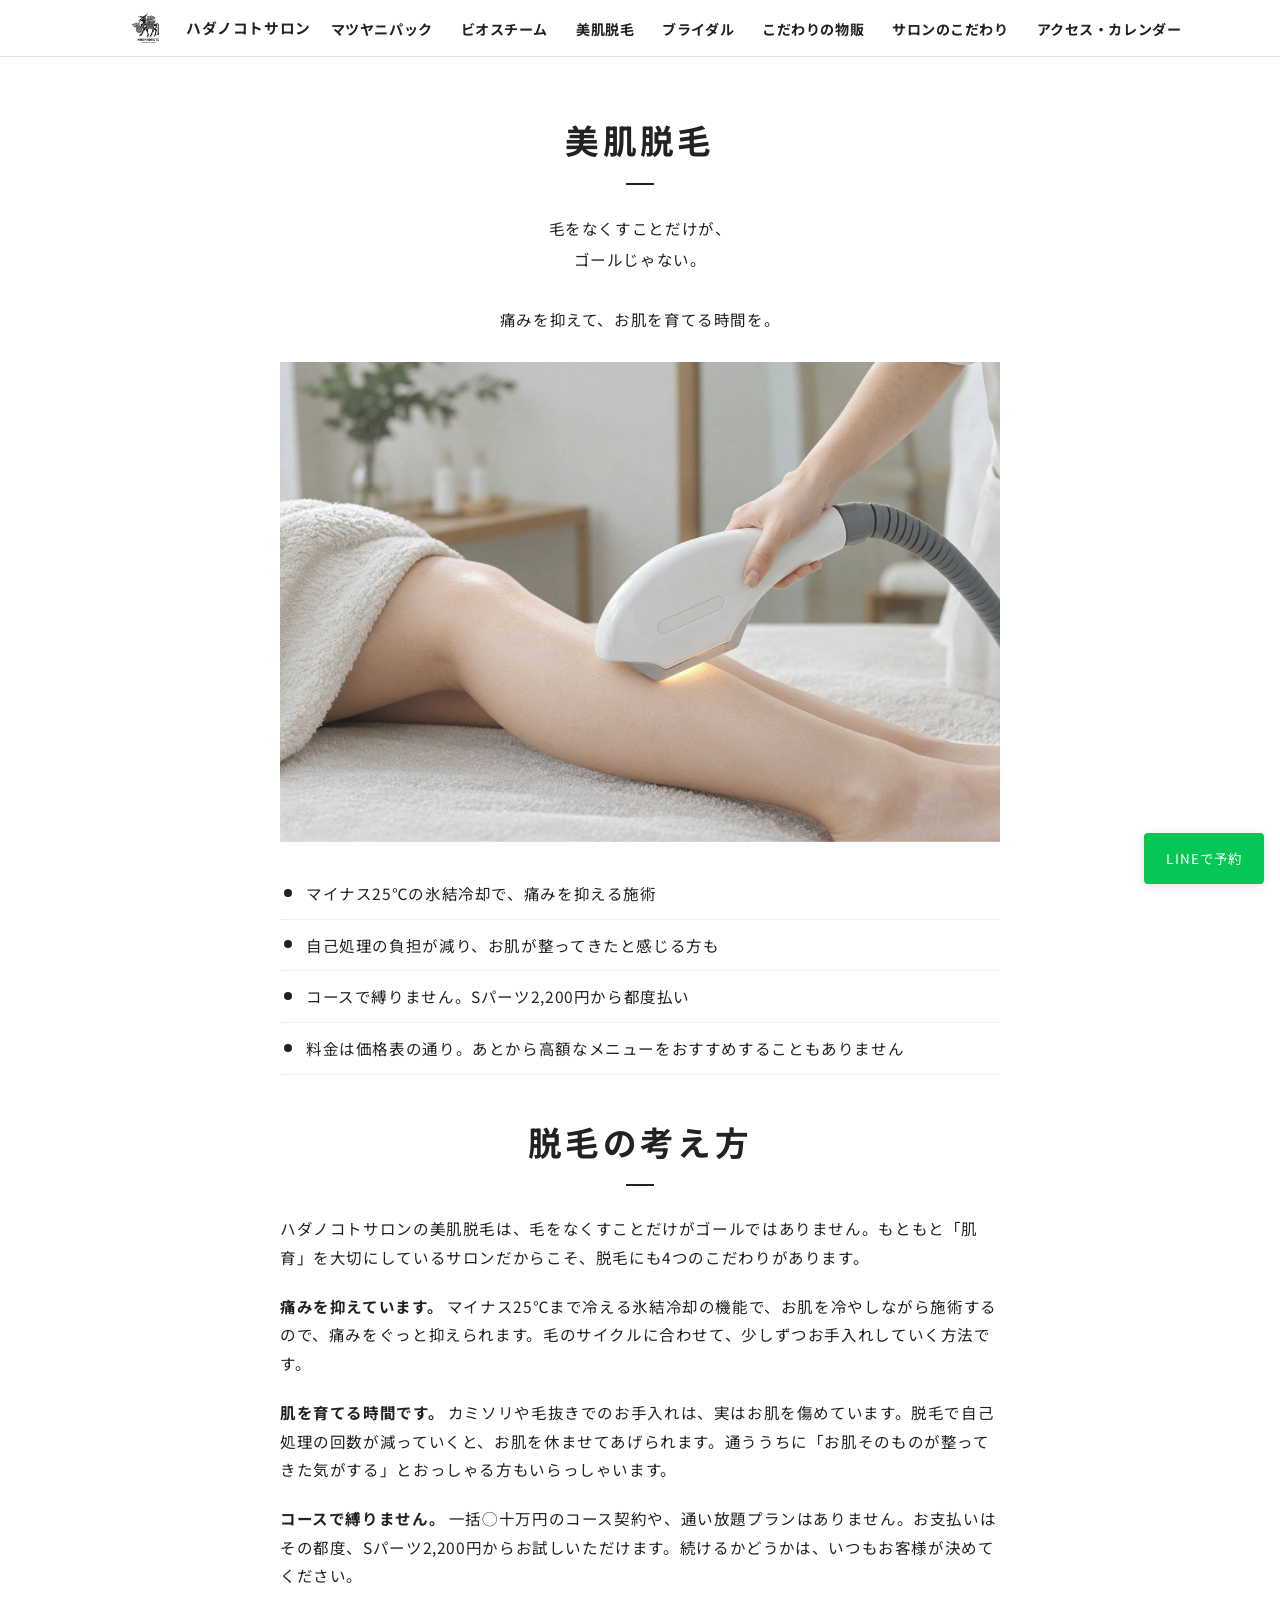
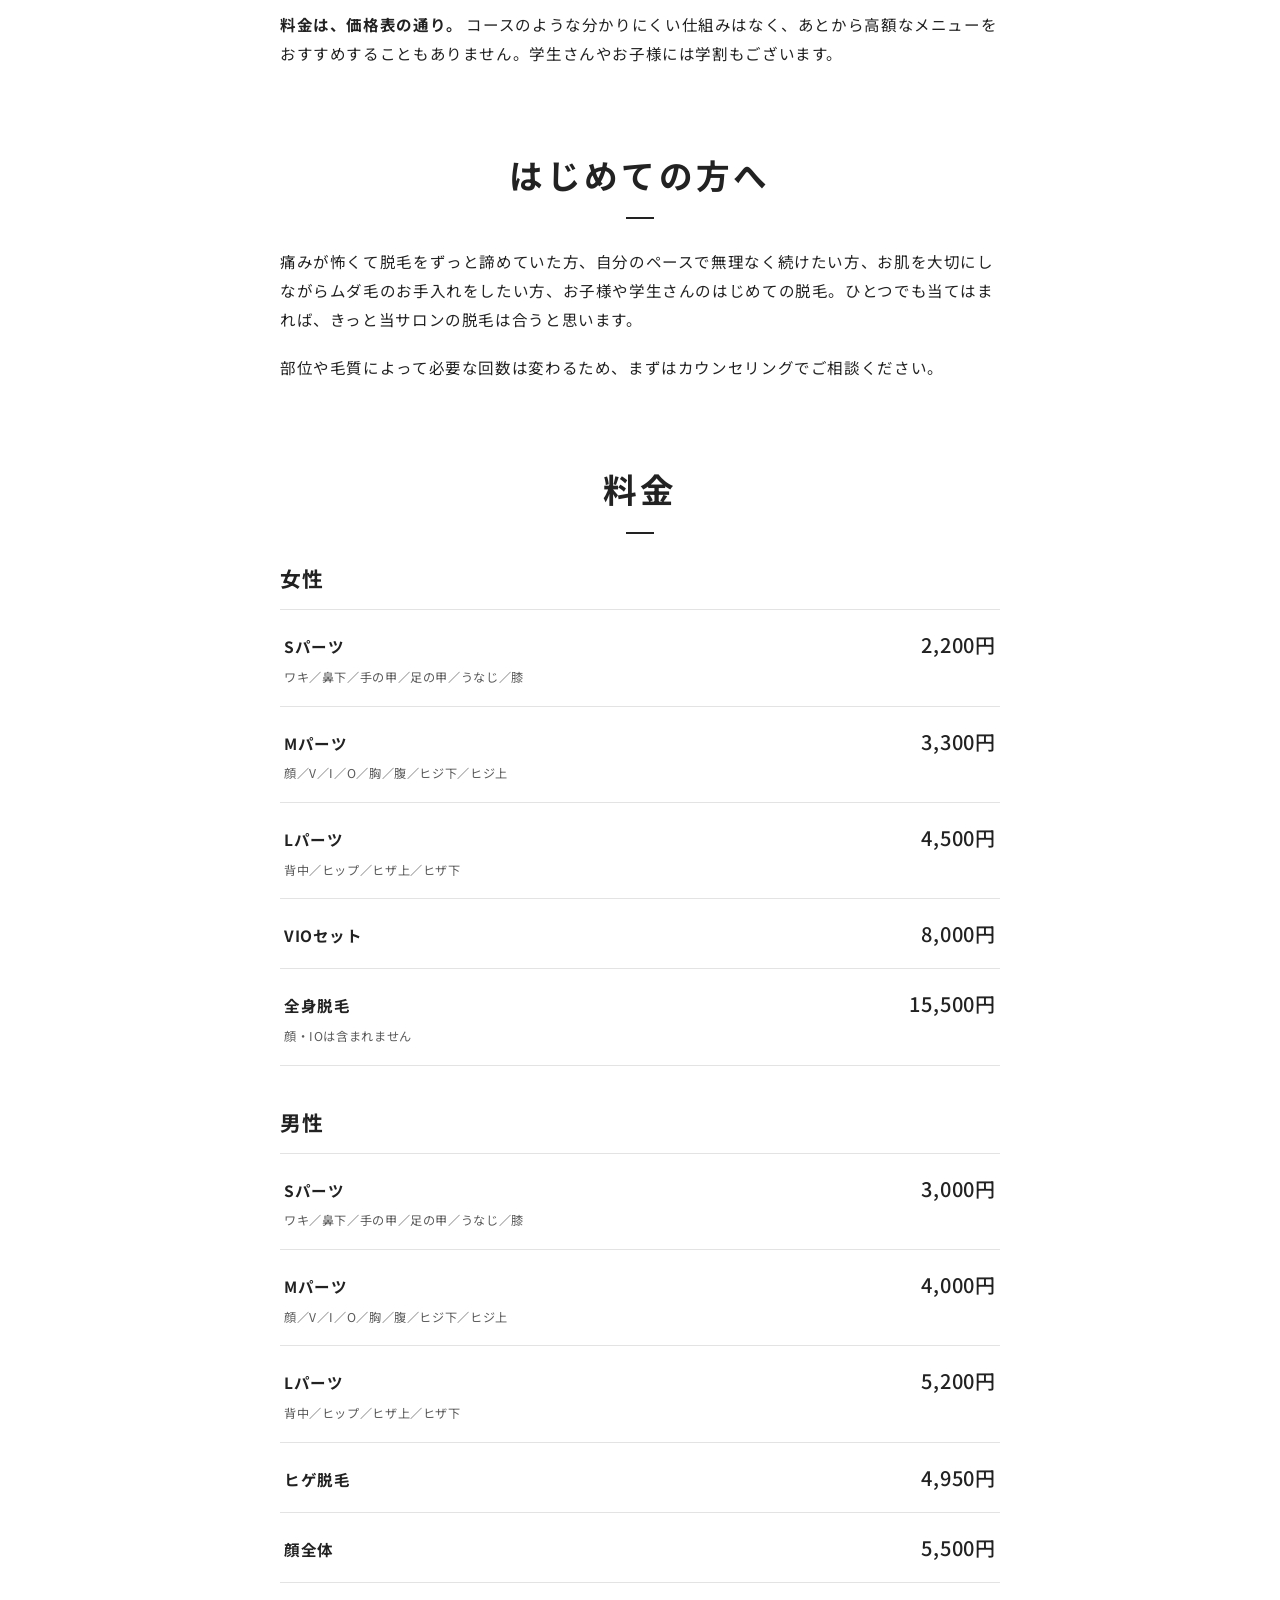
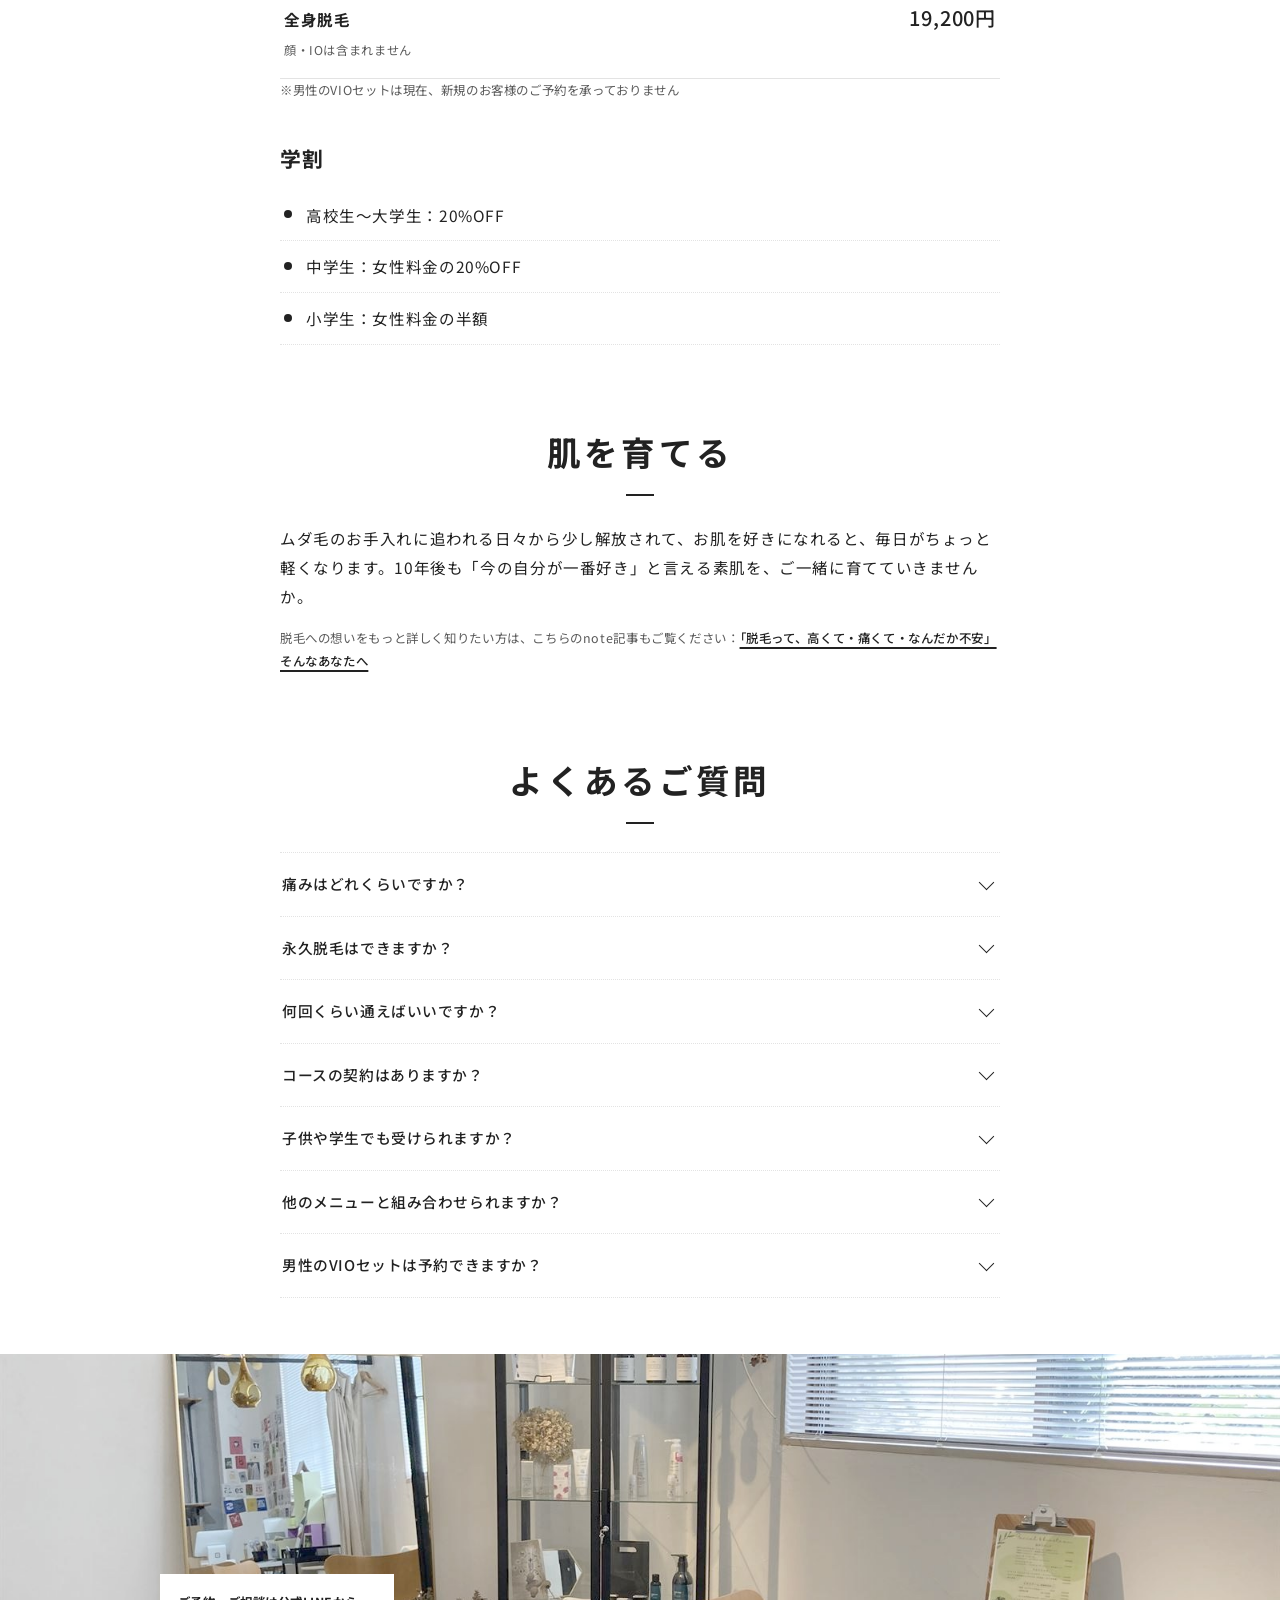
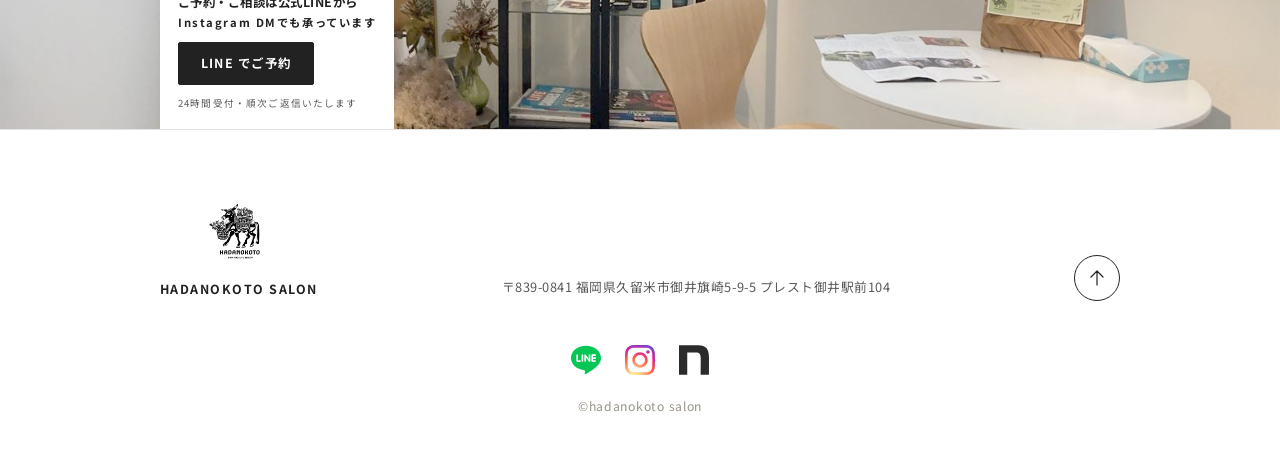
<file: datsumou.html>
<!DOCTYPE html>
<html lang="ja">
<head>
<!-- Google tag (gtag.js) -->
<script async src="https://www.googletagmanager.com/gtag/js?id=G-3LCPFPZ6VH"></script>
<script>
  window.dataLayer = window.dataLayer || [];
  function gtag(){dataLayer.push(arguments);}
  gtag('js', new Date());

  gtag('config', 'G-3LCPFPZ6VH');
</script>

  <meta charset="UTF-8">
  <meta name="viewport" content="width=device-width, initial-scale=1.0">
  <title>美肌脱毛｜ハダノコトサロン 久留米</title>
  <meta name="description" content="痛みを抑えた脱毛機を氷結冷却で使用。コースの契約はなく、Sパーツ2,200円から都度払いで通えます。学割あり。福岡県久留米市の完全個室プライベートサロン、ハダノコトサロンの美肌脱毛。">
  <link rel="canonical" href="https://hadanokoto.com/datsumou.html">

  <!-- OGP -->
  <meta property="og:type" content="article">
  <meta property="og:site_name" content="ハダノコトサロン">
  <meta property="og:title" content="美肌脱毛｜ハダノコトサロン 久留米">
  <meta property="og:description" content="痛みを抑えた脱毛機を氷結冷却で使用。コースの契約はなく、Sパーツ2,200円から都度払いで通えます。学割あり。">
  <meta property="og:url" content="https://hadanokoto.com/datsumou.html">
  <meta property="og:image" content="https://hadanokoto.com/assets/img/hadanokologojpg.jpg">
  <meta property="og:locale" content="ja_JP">
  <meta name="twitter:card" content="summary">

  <link rel="icon" href="favicon.ico" sizes="any">
  <link rel="icon" type="image/png" sizes="32x32" href="favicon-32x32.png">
  <link rel="icon" type="image/png" sizes="48x48" href="favicon-48x48.png">
  <link rel="icon" type="image/png" sizes="16x16" href="favicon-16x16.png">
  <link rel="apple-touch-icon" href="apple-touch-icon.png">
  <link rel="preconnect" href="https://fonts.googleapis.com">
  <link rel="preconnect" href="https://fonts.gstatic.com" crossorigin>
  <link href="https://fonts.googleapis.com/css2?family=Noto+Sans+JP:wght@400;500;700&family=Shippori+Mincho:wght@500&display=swap" rel="stylesheet">
  <link rel="stylesheet" href="assets/css/style.css">

  <!-- JSON-LD (FAQPage) -->
  <script type="application/ld+json">
  {
    "@context": "https://schema.org",
    "@type": "FAQPage",
    "mainEntity": [
      {"@type":"Question","name":"痛みはどれくらいですか？","acceptedAnswer":{"@type":"Answer","text":"マイナス25℃まで冷える氷結冷却の機能で、お肌を冷やしながら施術するため、痛みをぐっと抑えられます。"}},
      {"@type":"Question","name":"永久脱毛はできますか？","acceptedAnswer":{"@type":"Answer","text":"医療脱毛のような永久脱毛ではなく、毛のサイクルに合わせて少しずつ整えていく光脱毛のケアです。痛みを抑えながら、自己処理の負担を減らしていけます。"}},
      {"@type":"Question","name":"何回くらい通えばいいですか？","acceptedAnswer":{"@type":"Answer","text":"毛のサイクルに合わせて複数回のご来店が必要です。部位や毛質によって異なるため、カウンセリングでご相談ください。"}},
      {"@type":"Question","name":"コースの契約はありますか？","acceptedAnswer":{"@type":"Answer","text":"いいえ、コースの契約はありません。都度払いで、Sパーツ2,200円からお試しいただけます。"}},
      {"@type":"Question","name":"子供や学生でも受けられますか？","acceptedAnswer":{"@type":"Answer","text":"はい。痛みを抑えた施術なので、お子様や学生さんにも安心して受けていただけます。学割もございます（高校生〜大学生20%OFF、中学生は女性料金の20%OFF、小学生は半額）。"}},
      {"@type":"Question","name":"他のメニューと組み合わせられますか？","acceptedAnswer":{"@type":"Answer","text":"はい。マツヤニパックやビオスチームと組み合わせて受けていただくことも可能です。自己処理による肌の負担を減らしながら、お肌そのものも一緒に整えていただけます。お気軽にご相談ください。"}},
      {"@type":"Question","name":"男性のVIOセットは予約できますか？","acceptedAnswer":{"@type":"Answer","text":"はじめての男性のお客様への新規のご案内は見合わせております。ご来店を重ねていただいた方や、既存のお客様からのご紹介であれば承れる場合もございますので、お気軽にご相談ください。"}}
    ]
  }
  </script>
</head>
<body>

<span id="top" aria-hidden="true"></span>
<header class="site-header">
  <div class="header-inner">
    <a class="brand" href="/">
      <img src="assets/img/hadanokologojpg.jpg" alt="ハダノコトサロン ロゴ">
      <span class="brand-name">ハダノコトサロン</span>
    </a>
    <button class="nav-toggle" aria-label="メニューを開く" aria-expanded="false">
      <span></span><span></span><span></span>
      <b class="nav-toggle-label">メニュー</b>
    </button>
    <nav class="site-nav">
      <ul>
        <li><a href="matsuyani.html"><span class="ja">マツヤニパック</span></a></li>
        <li><a href="biosteam.html"><span class="ja">ビオスチーム</span></a></li>
        <li><a href="datsumou.html" aria-current="page"><span class="ja">美肌脱毛</span></a></li>
        <li><a href="bridal.html"><span class="ja">ブライダル</span></a></li>
        <li><a href="other.html"><span class="ja">こだわりの物販</span></a></li>
        <li><a href="about.html"><span class="ja">サロンのこだわり</span></a></li>
        <li><a href="access.html"><span class="ja">アクセス・カレンダー</span></a></li>
      </ul>
      <p class="nav-copy">&copy;hadanokoto salon</p>
    </nav>
  </div>
</header>

<main>

  <section class="band band--head">
    <div class="inner">
      <h1 class="sec-head">
        <span class="ja">美肌脱毛</span>
      </h1>
      <div class="poem">
        <p>毛をなくすことだけが、<br>ゴールじゃない。</p>
        <p>痛みを抑えて、お肌を育てる時間を。</p>
      </div>
      <div class="photo photo--veil"><img src="assets/img/web/pillar-datsumou.jpg" alt="美肌脱毛の施術風景" width="1200" height="800"></div>
      <ul class="feature-list">
        <li>マイナス25℃の氷結冷却で、痛みを抑える施術</li>
        <li>自己処理の負担が減り、お肌が整ってきたと感じる方も</li>
        <li>コースで縛りません。Sパーツ2,200円から都度払い</li>
        <li>料金は価格表の通り。あとから高額なメニューをおすすめすることもありません</li>
      </ul>
    </div>
  </section>

  <section class="band">
    <div class="inner fade">
      <div class="sec-head">
        <span class="sec-num">content 01</span>
        <h2 class="ja">脱毛の考え方</h2>
      </div>
      <p>ハダノコトサロンの美肌脱毛は、毛をなくすことだけがゴールではありません。もともと「肌育」を大切にしているサロンだからこそ、脱毛にも4つのこだわりがあります。</p>
      <p><strong>痛みを抑えています。</strong> マイナス25℃まで冷える氷結冷却の機能で、お肌を冷やしながら施術するので、痛みをぐっと抑えられます。毛のサイクルに合わせて、少しずつお手入れしていく方法です。</p>
      <p><strong>肌を育てる時間です。</strong> カミソリや毛抜きでのお手入れは、実はお肌を傷めています。脱毛で自己処理の回数が減っていくと、お肌を休ませてあげられます。通ううちに「お肌そのものが整ってきた気がする」とおっしゃる方もいらっしゃいます。</p>
      <p><strong>コースで縛りません。</strong> 一括◯十万円のコース契約や、通い放題プランはありません。お支払いはその都度、Sパーツ2,200円からお試しいただけます。続けるかどうかは、いつもお客様が決めてください。</p>
      <p><strong>料金は、価格表の通り。</strong> コースのような分かりにくい仕組みはなく、あとから高額なメニューをおすすめすることもありません。学生さんやお子様には学割もございます。</p>
    </div>
  </section>

  <section class="band">
    <div class="inner fade">
      <div class="sec-head">
        <span class="sec-num">content 02</span>
        <h2 class="ja">はじめての方へ</h2>
      </div>
      <p>痛みが怖くて脱毛をずっと諦めていた方、自分のペースで無理なく続けたい方、お肌を大切にしながらムダ毛のお手入れをしたい方、お子様や学生さんのはじめての脱毛。ひとつでも当てはまれば、きっと当サロンの脱毛は合うと思います。</p>
      <p>部位や毛質によって必要な回数は変わるため、まずはカウンセリングでご相談ください。</p>
    </div>
  </section>

  <section class="band">
    <div class="inner fade">
      <div class="sec-head">
        <span class="sec-num">content 03</span>
        <h2 class="ja">料金</h2>
      </div>

      <h3>女性</h3>
      <ul class="price-list">
        <li><span>Sパーツ<br><span class="parts-detail">ワキ／鼻下／手の甲／足の甲／うなじ／膝</span></span><span class="price">2,200円</span></li>
        <li><span>Mパーツ<br><span class="parts-detail">顔／V／I／O／胸／腹／ヒジ下／ヒジ上</span></span><span class="price">3,300円</span></li>
        <li><span>Lパーツ<br><span class="parts-detail">背中／ヒップ／ヒザ上／ヒザ下</span></span><span class="price">4,500円</span></li>
        <li><span>VIOセット</span><span class="price">8,000円</span></li>
        <li><span>全身脱毛<br><span class="parts-detail">顔・IOは含まれません</span></span><span class="price">15,500円</span></li>
      </ul>

      <h3>男性</h3>
      <ul class="price-list">
        <li><span>Sパーツ<br><span class="parts-detail">ワキ／鼻下／手の甲／足の甲／うなじ／膝</span></span><span class="price">3,000円</span></li>
        <li><span>Mパーツ<br><span class="parts-detail">顔／V／I／O／胸／腹／ヒジ下／ヒジ上</span></span><span class="price">4,000円</span></li>
        <li><span>Lパーツ<br><span class="parts-detail">背中／ヒップ／ヒザ上／ヒザ下</span></span><span class="price">5,200円</span></li>
        <li><span>ヒゲ脱毛</span><span class="price">4,950円</span></li>
        <li><span>顔全体</span><span class="price">5,500円</span></li>
        <li><span>全身脱毛<br><span class="parts-detail">顔・IOは含まれません</span></span><span class="price">19,200円</span></li>
      </ul>
      <p class="note">※男性のVIOセットは現在、新規のお客様のご予約を承っておりません</p>

      <h3>学割</h3>
      <ul class="feature-list">
        <li>高校生〜大学生：20%OFF</li>
        <li>中学生：女性料金の20%OFF</li>
        <li>小学生：女性料金の半額</li>
      </ul>
    </div>
  </section>

  <section class="band">
    <div class="inner fade">
      <div class="sec-head">
        <span class="sec-num">content 04</span>
        <h2 class="ja">肌を育てる</h2>
      </div>
      <p>ムダ毛のお手入れに追われる日々から少し解放されて、お肌を好きになれると、毎日がちょっと軽くなります。10年後も「今の自分が一番好き」と言える素肌を、ご一緒に育てていきませんか。</p>
      <p class="note">脱毛への想いをもっと詳しく知りたい方は、こちらのnote記事もご覧ください：<a href="https://note.com/hadanokoto/n/n9db906eb4f5b" target="_blank" rel="noopener">「脱毛って、高くて・痛くて・なんだか不安」そんなあなたへ</a></p>
    </div>
  </section>

  <section class="band">
    <div class="inner fade">
      <div class="sec-head">
        <span class="sec-num">content 05</span>
        <h2 class="ja">よくあるご質問</h2>
      </div>
      <details class="faq-item">
        <summary>痛みはどれくらいですか？</summary>
        <p>マイナス25℃まで冷える氷結冷却の機能で、お肌を冷やしながら施術するため、痛みをぐっと抑えられます。</p>
      </details>
      <details class="faq-item">
        <summary>永久脱毛はできますか？</summary>
        <p>医療脱毛のような永久脱毛ではなく、毛のサイクルに合わせて少しずつ整えていく光脱毛のケアです。痛みを抑えながら、自己処理の負担を減らしていけます。</p>
      </details>
      <details class="faq-item">
        <summary>何回くらい通えばいいですか？</summary>
        <p>毛のサイクルに合わせて複数回のご来店が必要です。部位や毛質によって異なるため、カウンセリングでご相談ください。</p>
      </details>
      <details class="faq-item">
        <summary>コースの契約はありますか？</summary>
        <p>いいえ、コースの契約はありません。都度払いで、Sパーツ2,200円からお試しいただけます。</p>
      </details>
      <details class="faq-item">
        <summary>子供や学生でも受けられますか？</summary>
        <p>はい。痛みを抑えた施術なので、お子様や学生さんにも安心して受けていただけます。学割もございます（高校生〜大学生20%OFF、中学生は女性料金の20%OFF、小学生は半額）。</p>
      </details>
      <details class="faq-item">
        <summary>他のメニューと<span class="nw">組み合わせられますか？</span></summary>
        <p>はい。マツヤニパックやビオスチームと組み合わせて受けていただくことも可能です。自己処理による肌の負担を減らしながら、お肌そのものも一緒に整えていただけます。お気軽にご相談ください。</p>
      </details>
      <details class="faq-item">
        <summary>男性のVIOセットは予約できますか？</summary>
        <p>はじめての男性のお客様への新規のご案内は見合わせております。ご来店を重ねていただいた方や、既存のお客様からのご紹介であれば承れる場合もございますので、お気軽にご相談ください。</p>
      </details>
    </div>
  </section>

  <!-- RESERVATION(共通CTA帯) -->
  <section class="cta-band">
    <img src="assets/img/web/salon1.jpg" alt="ハダノコトサロンの店内" width="1600" height="900" loading="lazy">
    <div class="cta-inner">
      <p class="cta-title">ご予約・ご相談は<span class="nw">公式LINEから</span><span class="cta-title-sub">Instagram DMでも<span class="nw">承っています</span></span></p>
      <a class="btn-outline" href="https://lin.ee/RhbFOYM" target="_blank" rel="noopener">LINE でご予約</a>
      <p class="cta-note">24時間受付・<span class="nw">順次ご返信いたします</span></p>
    </div>
  </section>

</main>

<footer class="site-footer">
  <div class="footer-inner">
    <div class="footer-grid">
      <div class="footer-left">
        <img class="footer-logo" src="assets/img/web/logo.png" alt="ハダノコトサロン ロゴ" width="800" height="570">
        <p class="footer-name">HADANOKOTO SALON</p>
      </div>
      <p class="footer-address">〒839-0841 <span class="nw">福岡県久留米市御井旗崎5-9-5</span> <span class="nw">プレスト御井駅前104</span></p>
      <a class="page-top" href="#top" aria-label="ページの上部へ戻る">
        <svg viewBox="0 0 14 16" fill="none" stroke-width="1.2" stroke-linecap="round" stroke-linejoin="round" aria-hidden="true"><path d="M7 15V1M1 7l6-6 6 6"/></svg>
      </a>
    </div>
    <div class="footer-sns">
      <a href="https://lin.ee/RhbFOYM" target="_blank" rel="noopener" aria-label="公式LINEで予約"><img src="assets/img/sns/line.svg" alt="" width="30" height="30"></a>
      <a href="https://www.instagram.com/hadanokoto/" target="_blank" rel="noopener" aria-label="Instagramを見る"><img src="assets/img/sns/instagram.svg" alt="" width="30" height="30"></a>
      <a href="https://note.com/hadanokoto" target="_blank" rel="noopener" aria-label="noteを読む"><img src="assets/img/sns/note.svg" alt="" width="30" height="30"></a>
    </div>
    <p class="copyright">&copy;hadanokoto salon</p>
  </div>
</footer>

<a class="line-fixed" href="https://lin.ee/RhbFOYM" target="_blank" rel="noopener">LINEで予約</a>

<script src="assets/js/main.js"></script>
</body>
</html>
</file>
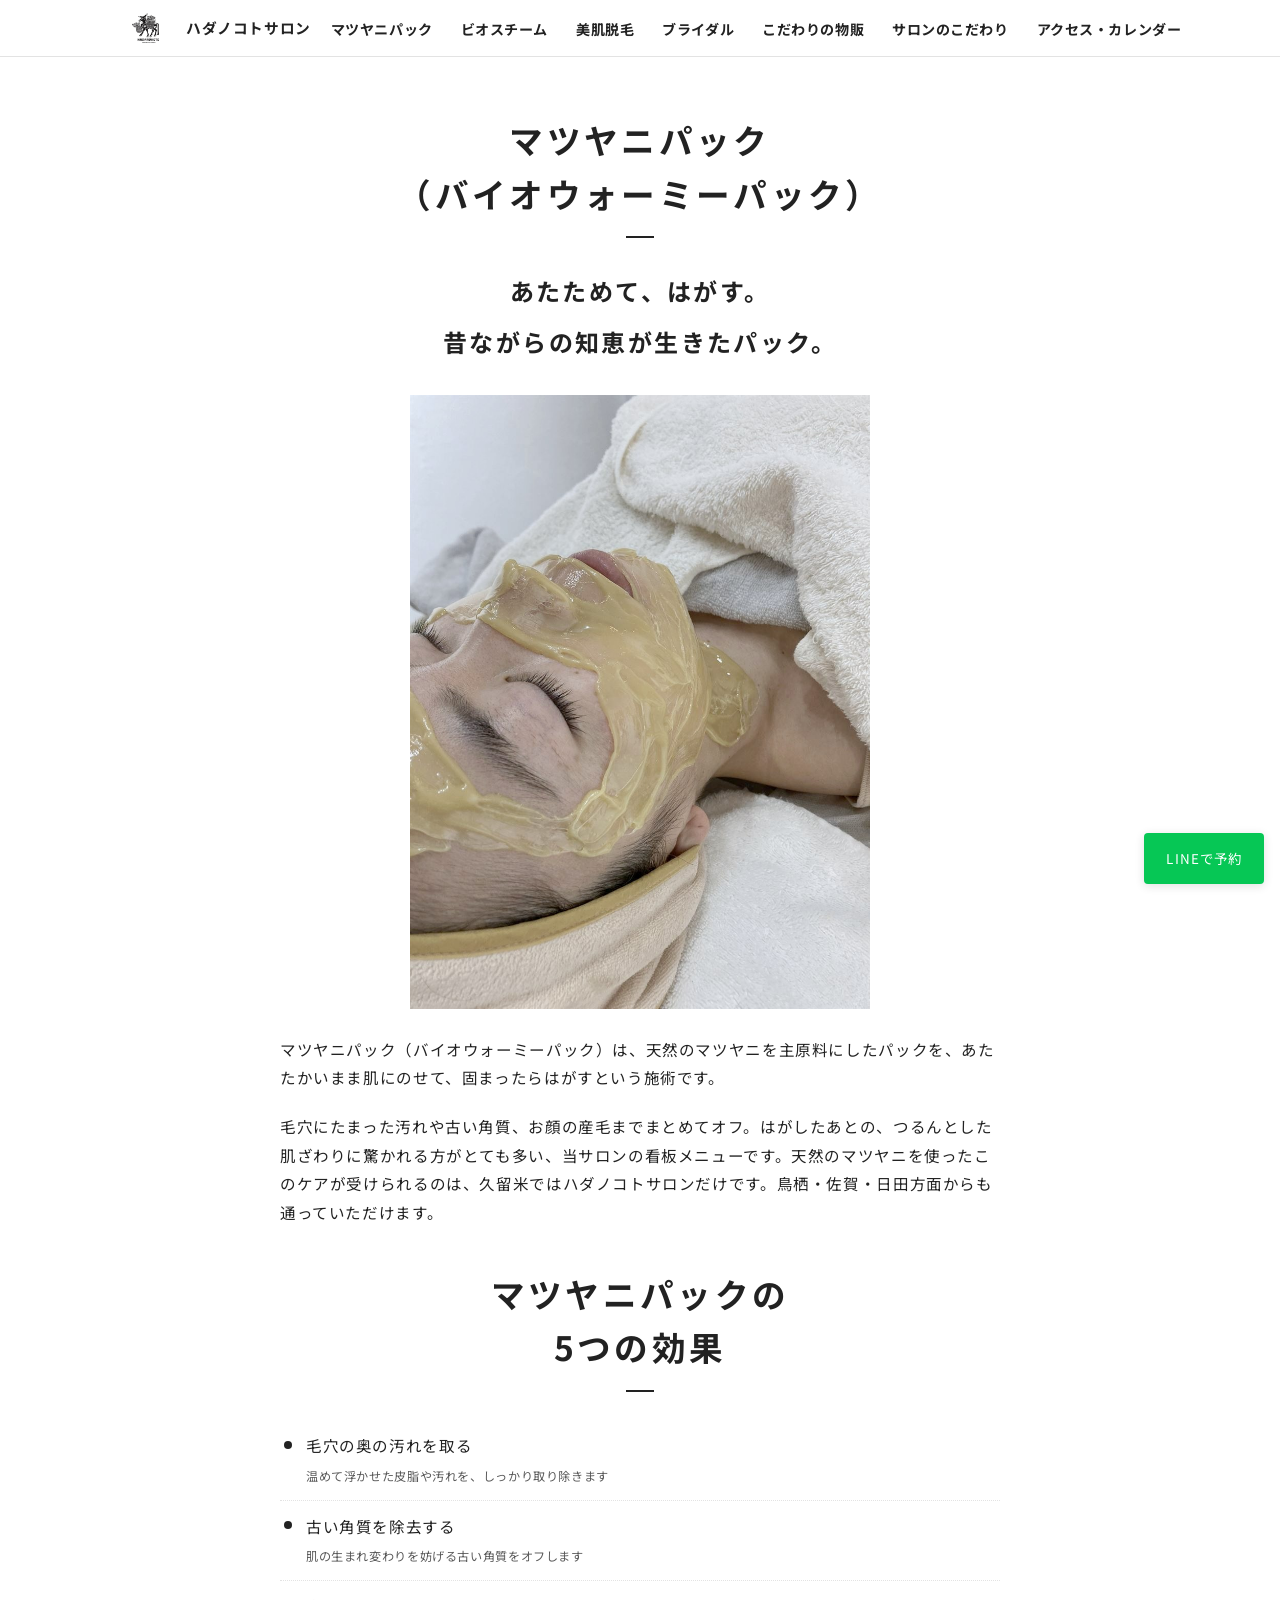
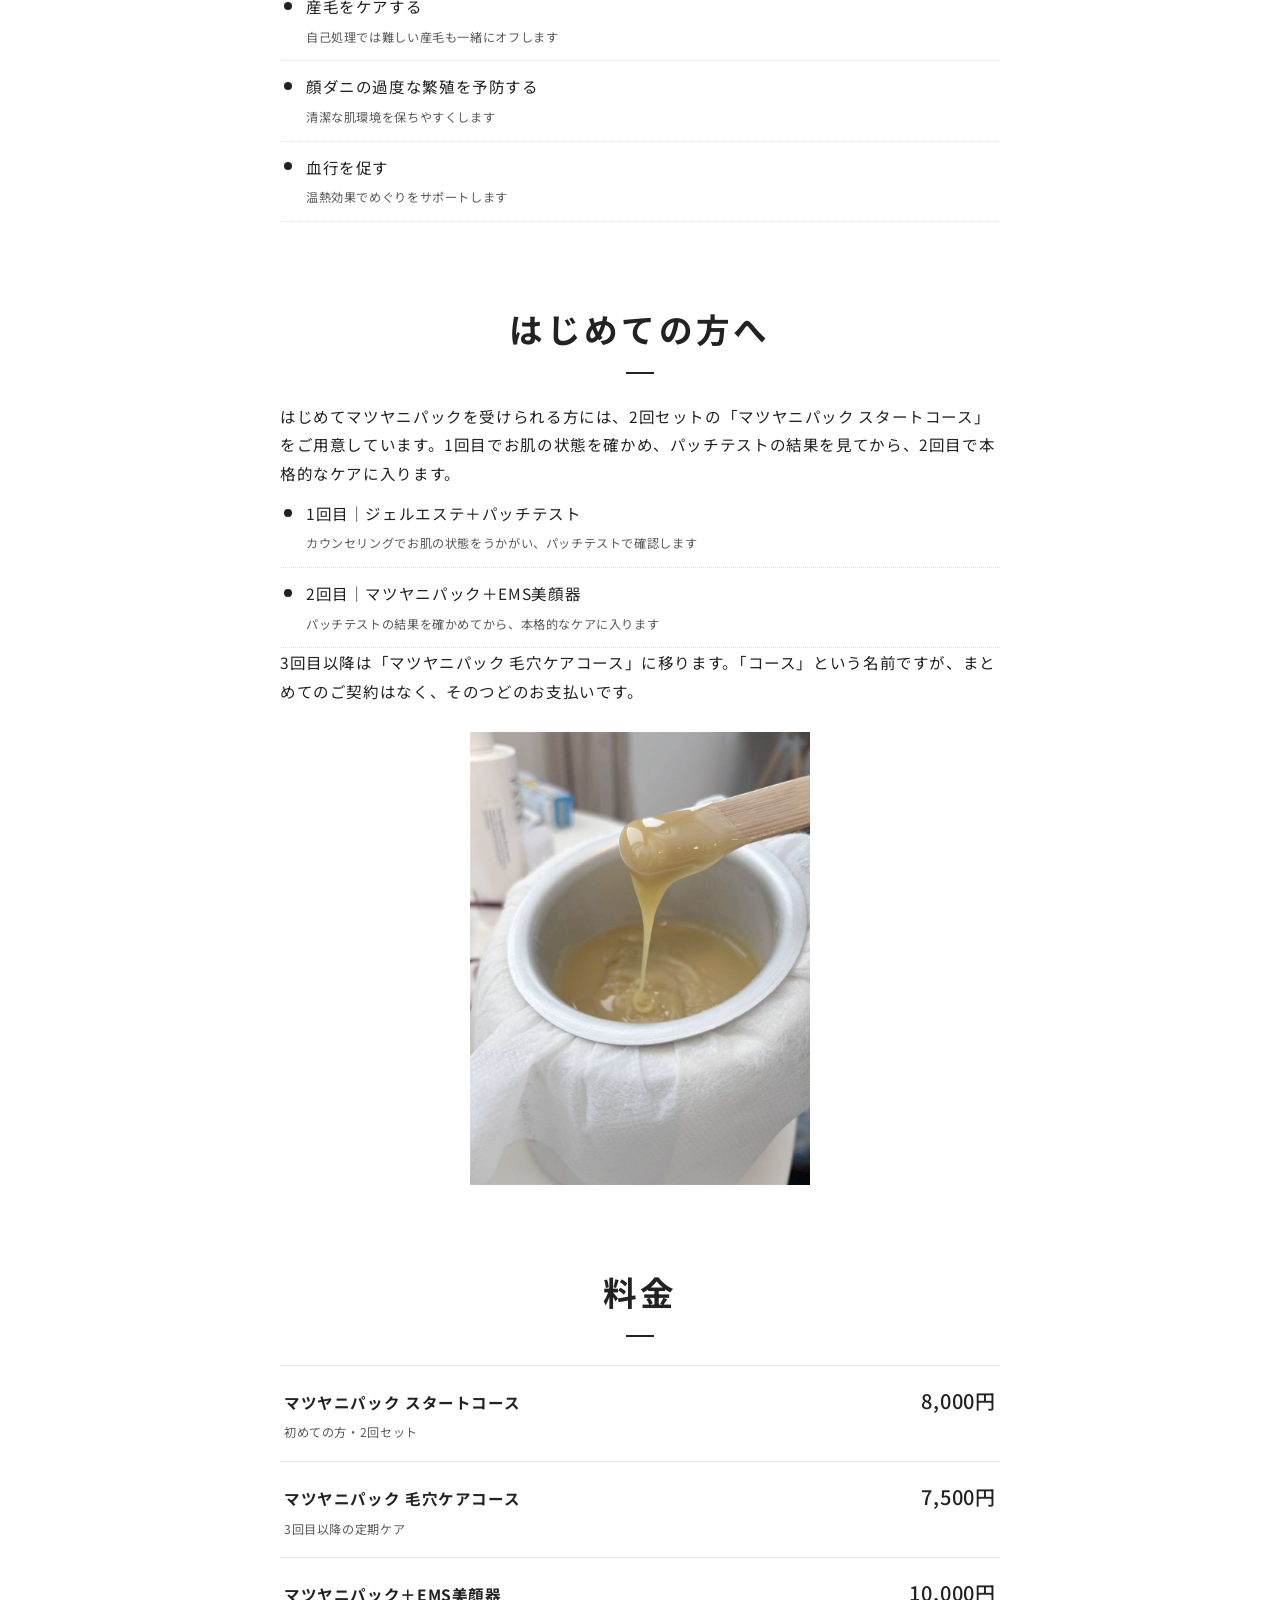
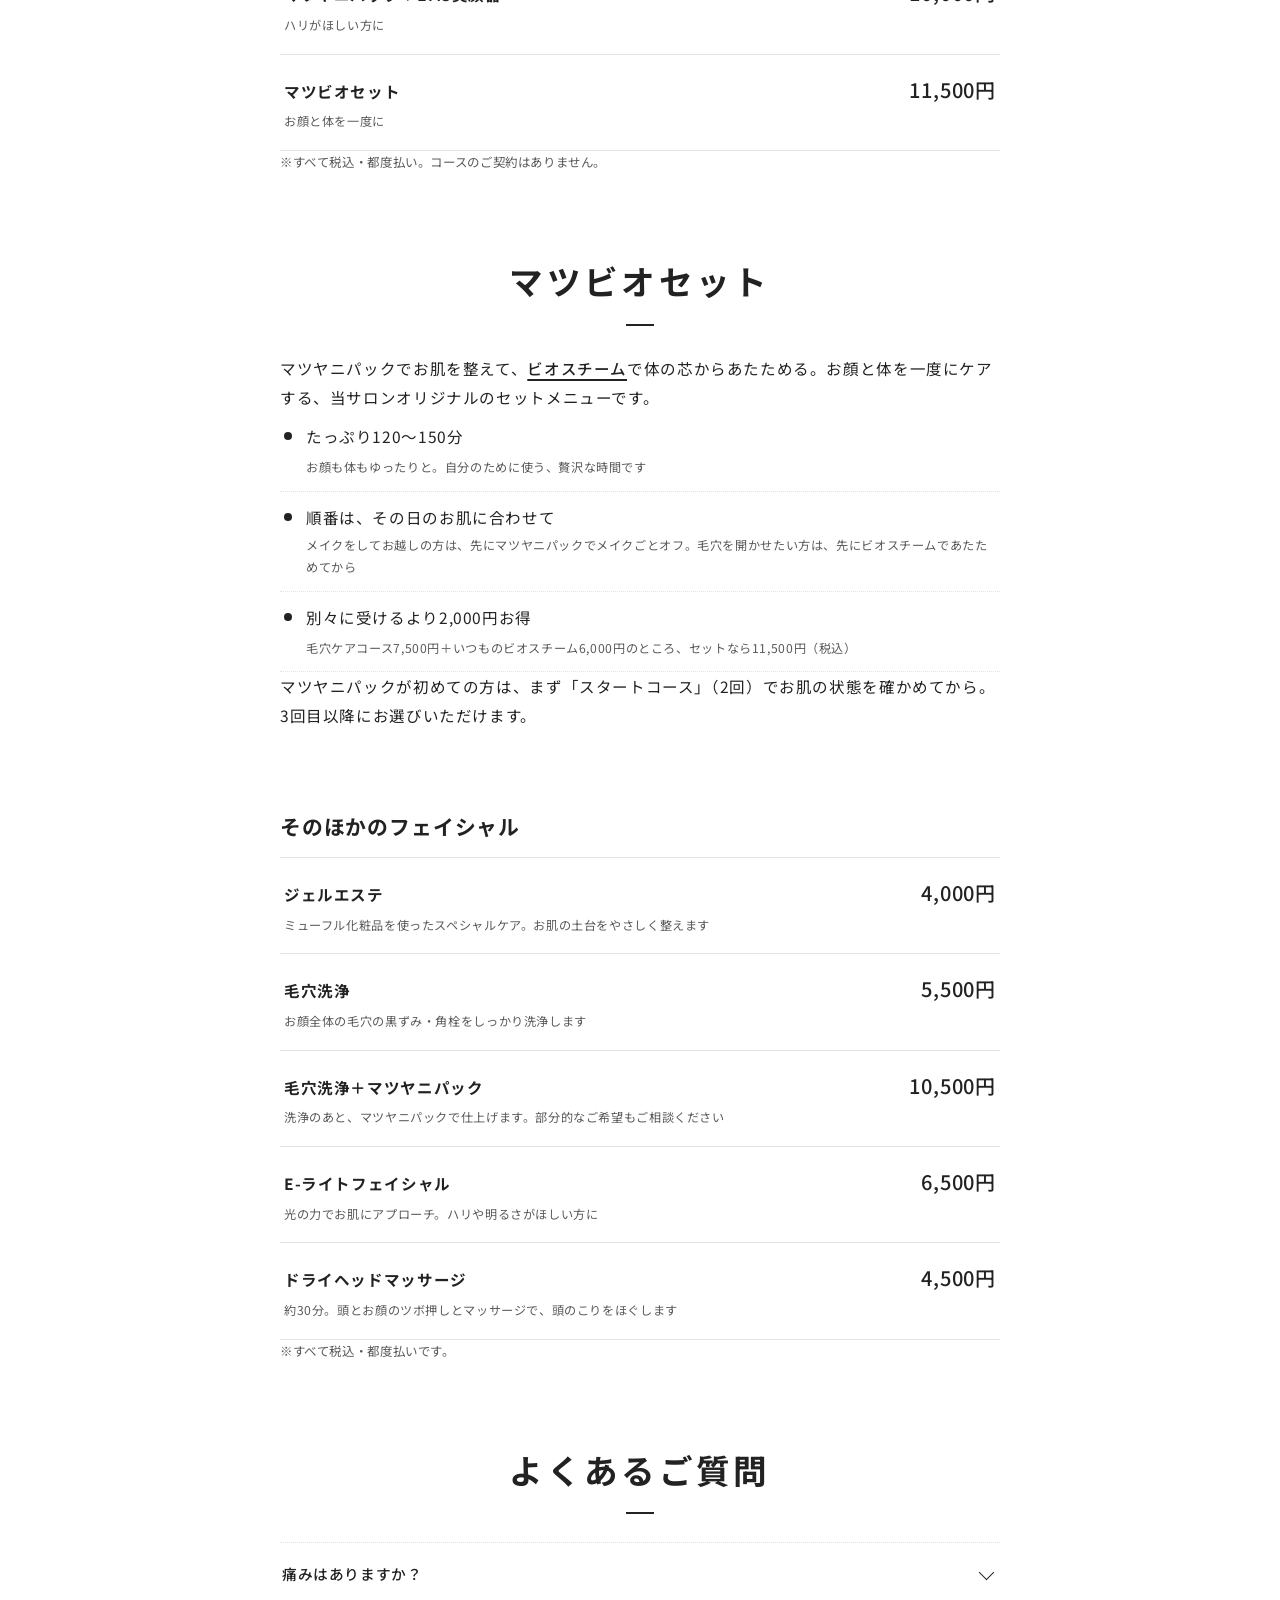
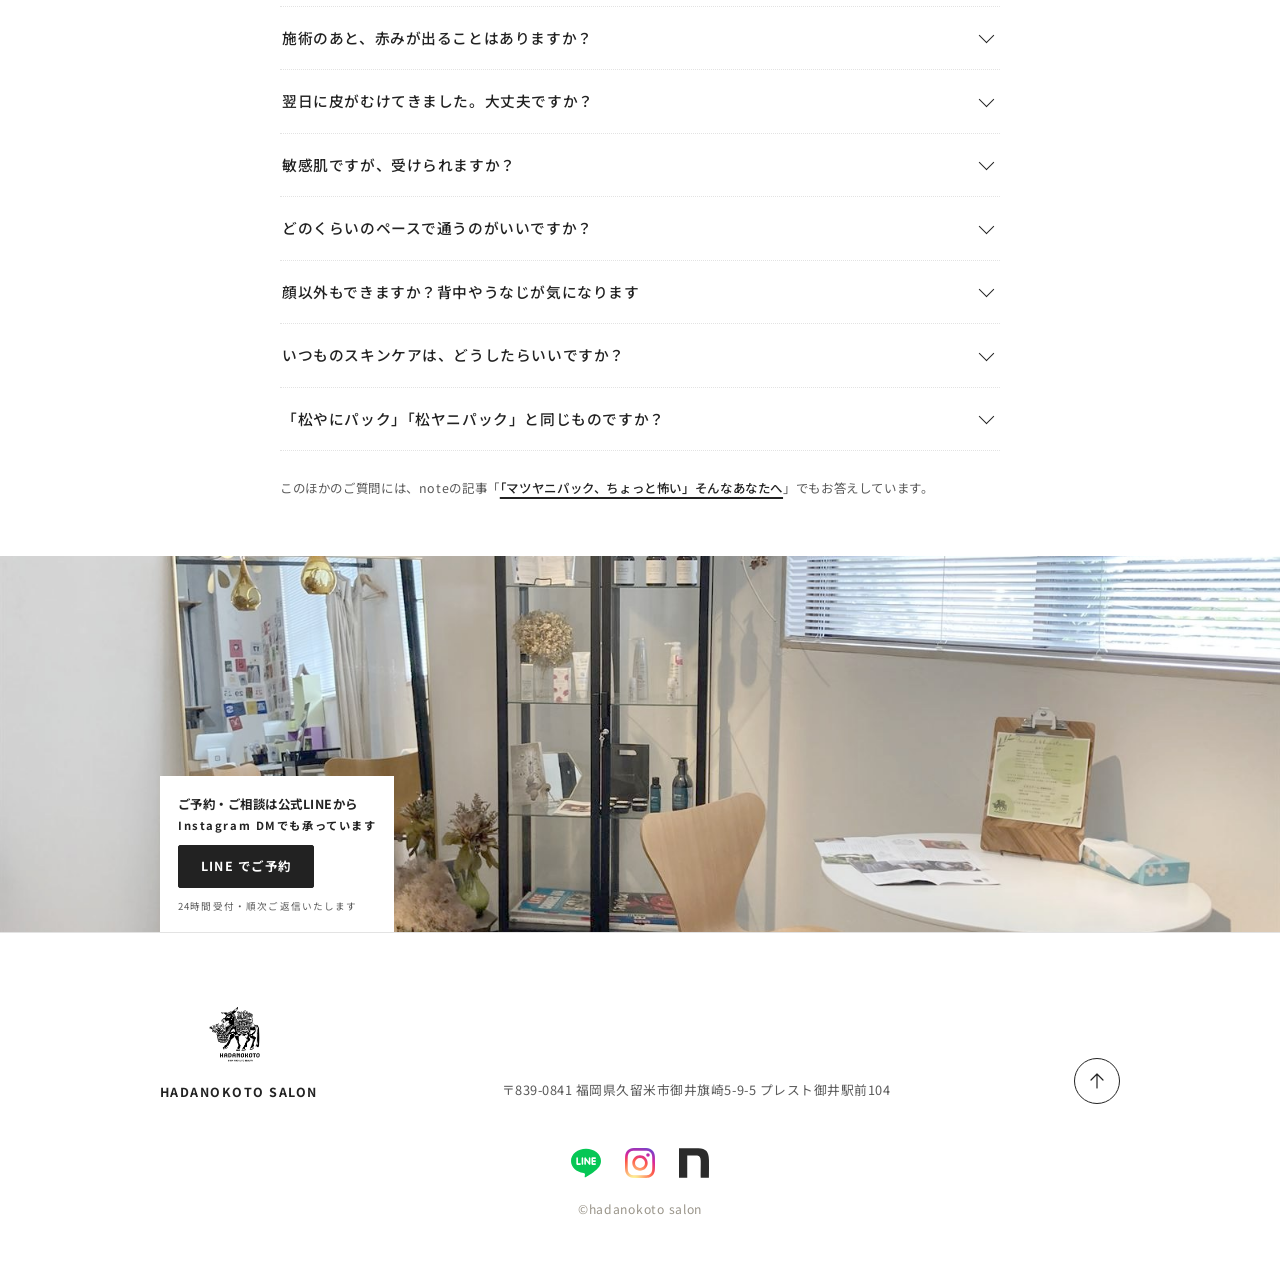
<file: matsuyani.html>
<!DOCTYPE html>
<html lang="ja">
<head>
<!-- Google tag (gtag.js) -->
<script async src="https://www.googletagmanager.com/gtag/js?id=G-3LCPFPZ6VH"></script>
<script>
  window.dataLayer = window.dataLayer || [];
  function gtag(){dataLayer.push(arguments);}
  gtag('js', new Date());

  gtag('config', 'G-3LCPFPZ6VH');
</script>

  <meta charset="UTF-8">
  <meta name="viewport" content="width=device-width, initial-scale=1.0">
  <title>マツヤニパック（バイオウォーミーパック）｜ハダノコトサロン 久留米</title>
  <meta name="description" content="天然のマツヤニをあたためて使うマツヤニパック（バイオウォーミーパック／松ヤニパック）。毛穴の汚れ・角質・産毛をやさしくオフし、つるんとした素肌へ。福岡県久留米市の完全個室プライベートエステサロン。鳥栖・佐賀・日田からも通えます。">
  <link rel="canonical" href="https://hadanokoto.com/matsuyani.html">

  <!-- OGP -->
  <meta property="og:type" content="article">
  <meta property="og:site_name" content="ハダノコトサロン">
  <meta property="og:title" content="マツヤニパック（バイオウォーミーパック）｜ハダノコトサロン 久留米">
  <meta property="og:description" content="天然のマツヤニをあたためて使うマツヤニパック（バイオウォーミーパック）。毛穴の汚れ・角質・産毛をやさしくオフし、つるんとした素肌へ。鳥栖・佐賀・日田からも通えます。">
  <meta property="og:url" content="https://hadanokoto.com/matsuyani.html">
  <meta property="og:image" content="https://hadanokoto.com/assets/img/hadanokologojpg.jpg">
  <meta property="og:locale" content="ja_JP">
  <meta name="twitter:card" content="summary">

  <link rel="icon" href="favicon.ico" sizes="any">
  <link rel="icon" type="image/png" sizes="32x32" href="favicon-32x32.png">
  <link rel="icon" type="image/png" sizes="48x48" href="favicon-48x48.png">
  <link rel="icon" type="image/png" sizes="16x16" href="favicon-16x16.png">
  <link rel="apple-touch-icon" href="apple-touch-icon.png">
  <link rel="preconnect" href="https://fonts.googleapis.com">
  <link rel="preconnect" href="https://fonts.gstatic.com" crossorigin>
  <link href="https://fonts.googleapis.com/css2?family=Noto+Sans+JP:wght@400;500;700&family=Shippori+Mincho:wght@500&display=swap" rel="stylesheet">
  <link rel="stylesheet" href="assets/css/style.css">

  <!-- JSON-LD (FAQPage) -->
  <script type="application/ld+json">
  {
    "@context": "https://schema.org",
    "@type": "FAQPage",
    "mainEntity": [
      {"@type":"Question","name":"痛みはありますか？","acceptedAnswer":{"@type":"Answer","text":"「少しチクッとする」とおっしゃる方がほとんどです。産毛や古い角質をパックの粘着力で一緒にオフするため、はじめての方ほど刺激を感じやすい傾向があります。感じ方には個人差がありますので、施術中も遠慮なくお声かけください。"}},
      {"@type":"Question","name":"施術のあと、赤みが出ることはありますか？","acceptedAnswer":{"@type":"Answer","text":"一時的に赤みが出る方がいらっしゃいます。数時間から半日ほどで落ち着く方が多いですが、こちらも個人差があります。結婚式やパーティーなど大切なご予定がある場合は、3〜5日ほど前までに受けていただくと安心です。"}},
      {"@type":"Question","name":"翌日に皮がむけてきました。大丈夫ですか？","acceptedAnswer":{"@type":"Answer","text":"数日で落ち着く方が多いです。むけてきた部分は無理にはがさず、やさしく保湿してお過ごしください。ご来店いただいた方には施術後の過ごし方もお伝えしていますので、気になるときはいつでもご相談ください。"}},
      {"@type":"Question","name":"敏感肌ですが、受けられますか？","acceptedAnswer":{"@type":"Answer","text":"お肌の状態は本当に人それぞれですので、まずはパッチテストで確認させてください。目立たない部分に少量つけて、反応を見ていきます。その結果やその日のお肌の状態によっては、別のメニューからお試しいただくようご提案することもあります。"}},
      {"@type":"Question","name":"どのくらいのペースで通うのがいいですか？","acceptedAnswer":{"@type":"Answer","text":"2週間に1回のペースを理想として、少なくとも月に1回をおすすめしています。お肌の状態やご都合によって続けやすいペースは変わりますので、そのつどご相談しながら決めていきます。"}},
      {"@type":"Question","name":"顔以外もできますか？背中やうなじが気になります","acceptedAnswer":{"@type":"Answer","text":"はい。マツヤニパックは全身にお使いいただけます。結婚式を控えた方からは、ドレスから見える背中やうなじのご相談をよくいただきます。ほかにデコルテ、脇や手足の産毛のケアなど、気になる部位をご相談ください。"}},
      {"@type":"Question","name":"いつものスキンケアは、どうしたらいいですか？","acceptedAnswer":{"@type":"Answer","text":"当サロンはミューフル化粧品（ノンオイル・ノンケミカル・弱酸性・ノンアルコール）の正規取扱店ですが、いきなりすべてを買い替えていただく必要はありません。今お使いのものをうかがいながら、必要なものから少しずつご案内しています。取り扱い商品と価格は、こだわりの物販のページでご覧いただけます。"}},
      {"@type":"Question","name":"「松やにパック」「松ヤニパック」と同じものですか？","acceptedAnswer":{"@type":"Answer","text":"はい、同じものです。正式な名前は「バイオウォーミーパック」ですが、天然の松やにを使ったパックなので、当サロンでは分かりやすく「マツヤニパック」と呼んでいます。"}}
    ]
  }
  </script>
</head>
<body>

<span id="top" aria-hidden="true"></span>
<header class="site-header">
  <div class="header-inner">
    <a class="brand" href="/">
      <img src="assets/img/hadanokologojpg.jpg" alt="ハダノコトサロン ロゴ">
      <span class="brand-name">ハダノコトサロン</span>
    </a>
    <button class="nav-toggle" aria-label="メニューを開く" aria-expanded="false">
      <span></span><span></span><span></span>
      <b class="nav-toggle-label">メニュー</b>
    </button>
    <nav class="site-nav">
      <ul>
        <li><a href="matsuyani.html" aria-current="page"><span class="ja">マツヤニパック</span></a></li>
        <li><a href="biosteam.html"><span class="ja">ビオスチーム</span></a></li>
        <li><a href="datsumou.html"><span class="ja">美肌脱毛</span></a></li>
        <li><a href="bridal.html"><span class="ja">ブライダル</span></a></li>
        <li><a href="other.html"><span class="ja">こだわりの物販</span></a></li>
        <li><a href="about.html"><span class="ja">サロンのこだわり</span></a></li>
        <li><a href="access.html"><span class="ja">アクセス・カレンダー</span></a></li>
      </ul>
      <p class="nav-copy">&copy;hadanokoto salon</p>
    </nav>
  </div>
</header>

<main>

  <section class="band band--head">
    <div class="inner">
      <h1 class="sec-head">
        <span class="ja">マツヤニパック<span class="h1-sub">（バイオウォーミーパック）</span></span>
      </h1>
      <p class="catch">あたためて、はがす。<br>昔ながらの知恵が<span class="nw">生きたパック。</span></p>
      <div class="photo photo--veil photo--md"><img src="assets/img/web/pillar-matsuyani.jpg" alt="マツヤニパック（バイオウォーミーパック）の施術" width="900" height="1200"></div>
      <p>マツヤニパック（バイオウォーミーパック）は、天然のマツヤニを主原料にしたパックを、あたたかいまま肌にのせて、固まったらはがすという施術です。</p>
      <p>毛穴にたまった汚れや古い角質、お顔の産毛までまとめてオフ。はがしたあとの、つるんとした肌ざわりに驚かれる方がとても多い、当サロンの看板メニューです。天然のマツヤニを使ったこのケアが受けられるのは、久留米ではハダノコトサロンだけです。鳥栖・佐賀・日田方面からも通っていただけます。</p>
    </div>
  </section>

  <section class="band">
    <div class="inner fade">
      <div class="sec-head">
        <span class="sec-num">content 01</span>
        <h2 class="ja">マツヤニパックの<br><span class="nw">5つの効果</span></h2>
      </div>
      <ul class="feature-list">
        <li>毛穴の奥の汚れを取る<br><span class="parts-detail">温めて浮かせた皮脂や汚れを、しっかり取り除きます</span></li>
        <li>古い角質を除去する<br><span class="parts-detail">肌の生まれ変わりを妨げる古い角質をオフします</span></li>
        <li>産毛をケアする<br><span class="parts-detail">自己処理では難しい産毛も一緒にオフします</span></li>
        <li>顔ダニの過度な繁殖を予防する<br><span class="parts-detail">清潔な肌環境を保ちやすくします</span></li>
        <li>血行を促す<br><span class="parts-detail">温熱効果でめぐりをサポートします</span></li>
      </ul>
    </div>
  </section>

  <section class="band">
    <div class="inner fade">
      <div class="sec-head">
        <span class="sec-num">content 02</span>
        <h2 class="ja">はじめての方へ</h2>
      </div>
      <p>はじめてマツヤニパックを受けられる方には、2回セットの「マツヤニパック スタートコース」をご用意しています。1回目でお肌の状態を確かめ、パッチテストの結果を見てから、2回目で本格的なケアに入ります。</p>
      <ul class="feature-list">
        <li>1回目｜ジェルエステ＋パッチテスト<br><span class="parts-detail">カウンセリングでお肌の状態をうかがい、パッチテストで確認します</span></li>
        <li>2回目｜マツヤニパック＋EMS美顔器<br><span class="parts-detail">パッチテストの結果を確かめてから、本格的なケアに入ります</span></li>
      </ul>
      <p>3回目以降は「マツヤニパック 毛穴ケアコース」に移ります。「コース」という名前ですが、まとめてのご契約はなく、そのつどのお支払いです。</p>
      <div class="photo photo--veil photo--sm"><img src="assets/img/web/matsuyani-sub.jpg" alt="マツヤニパック（バイオウォーミーパック）の施術風景" width="900" height="1200" loading="lazy"></div>
    </div>
  </section>

  <section class="band">
    <div class="inner fade">
      <div class="sec-head">
        <span class="sec-num">content 03</span>
        <h2 class="ja">料金</h2>
      </div>
      <ul class="price-list">
        <li><span><span class="nw">マツヤニパック</span> <span class="nw">スタートコース</span><br><span class="parts-detail">初めての方・2回セット</span></span><span class="price">8,000円</span></li>
        <li><span><span class="nw">マツヤニパック</span> <span class="nw">毛穴ケアコース</span><br><span class="parts-detail">3回目以降の定期ケア</span></span><span class="price">7,500円</span></li>
        <li><span><span class="nw">マツヤニパック</span><span class="nw">＋EMS美顔器</span><br><span class="parts-detail">ハリがほしい方に</span></span><span class="price">10,000円</span></li>
        <li><span>マツビオセット<br><span class="parts-detail">お顔と体を一度に</span></span><span class="price">11,500円</span></li>
      </ul>
      <p class="note">※すべて税込・都度払い。コースのご契約はありません。</p>
    </div>
  </section>

  <section class="band" id="matsubio">
    <div class="inner fade">
      <div class="sec-head">
        <span class="sec-num">content 04</span>
        <h2 class="ja">マツビオセット</h2>
      </div>
      <p>マツヤニパックでお肌を整えて、<a href="biosteam.html">ビオスチーム</a>で体の芯からあたためる。お顔と体を一度にケアする、当サロンオリジナルのセットメニューです。</p>
      <ul class="feature-list">
        <li>たっぷり120〜150分<br><span class="parts-detail">お顔も体もゆったりと。自分のために使う、贅沢な時間です</span></li>
        <li>順番は、その日のお肌に合わせて<br><span class="parts-detail">メイクをしてお越しの方は、先にマツヤニパックでメイクごとオフ。毛穴を開かせたい方は、先にビオスチームであたためてから</span></li>
        <li>別々に受けるより2,000円お得<br><span class="parts-detail">毛穴ケアコース7,500円＋いつものビオスチーム6,000円のところ、セットなら11,500円（税込）</span></li>
      </ul>
      <p>マツヤニパックが初めての方は、まず「スタートコース」（2回）でお肌の状態を確かめてから。3回目以降にお選びいただけます。</p>
    </div>
  </section>

  <section class="band">
    <div class="inner fade">
      <h3>そのほかの<span class="nw">フェイシャル</span></h3>
      <ul class="price-list">
        <li><span>ジェルエステ<br><span class="parts-detail">ミューフル化粧品を使ったスペシャルケア。お肌の土台をやさしく整えます</span></span><span class="price">4,000円</span></li>
        <li><span>毛穴洗浄<br><span class="parts-detail">お顔全体の毛穴の黒ずみ・角栓をしっかり洗浄します</span></span><span class="price">5,500円</span></li>
        <li><span><span class="nw">毛穴洗浄</span><span class="nw">＋マツヤニパック</span><br><span class="parts-detail">洗浄のあと、マツヤニパックで仕上げます。部分的なご希望もご相談ください</span></span><span class="price">10,500円</span></li>
        <li><span>E-ライトフェイシャル<br><span class="parts-detail">光の力でお肌にアプローチ。ハリや明るさがほしい方に</span></span><span class="price">6,500円</span></li>
        <li><span>ドライヘッドマッサージ<br><span class="parts-detail">約30分。頭とお顔のツボ押しとマッサージで、頭のこりをほぐします</span></span><span class="price">4,500円</span></li>
      </ul>
      <p class="note">※すべて税込・都度払いです。</p>
    </div>
  </section>

  <section class="band">
    <div class="inner fade">
      <div class="sec-head">
        <span class="sec-num">content 05</span>
        <h2 class="ja">よくあるご質問</h2>
      </div>

      <details class="faq-item">
        <summary>痛みはありますか？</summary>
        <p>「少しチクッとする」とおっしゃる方がほとんどです。産毛や古い角質をパックの粘着力で一緒にオフするため、はじめての方ほど刺激を感じやすい傾向があります。感じ方には個人差がありますので、施術中も遠慮なくお声かけください。</p>
      </details>

      <details class="faq-item">
        <summary>施術のあと、赤みが出る<span class="nw">ことは</span><span class="nw">ありますか？</span></summary>
        <p>一時的に赤みが出る方がいらっしゃいます。数時間から半日ほどで落ち着く方が多いですが、こちらも個人差があります。結婚式やパーティーなど大切なご予定がある場合は、3〜5日ほど前までに受けていただくと安心です。</p>
      </details>

      <details class="faq-item">
        <summary>翌日に皮がむけてきました。<span class="nw">大丈夫ですか？</span></summary>
        <p>数日で落ち着く方が多いです。むけてきた部分は無理にはがさず、やさしく保湿してお過ごしください。ご来店いただいた方には施術後の過ごし方もお伝えしていますので、気になるときはいつでもご相談ください。</p>
      </details>

      <details class="faq-item">
        <summary>敏感肌ですが、受けられますか？</summary>
        <p>お肌の状態は本当に人それぞれですので、まずはパッチテストで確認させてください。目立たない部分に少量つけて、反応を見ていきます。その結果やその日のお肌の状態によっては、別のメニューからお試しいただくようご提案することもあります。</p>
      </details>

      <details class="faq-item">
        <summary>どのくらいのペースで<span class="nw">通うのが</span><span class="nw">いいですか？</span></summary>
        <p>2週間に1回のペースを理想として、少なくとも月に1回をおすすめしています。お肌の状態やご都合によって続けやすいペースは変わりますので、そのつどご相談しながら決めていきます。</p>
      </details>

      <details class="faq-item">
        <summary>顔以外もできますか？<span class="nw">背中やうなじが</span><span class="nw">気になります</span></summary>
        <p>はい。マツヤニパックは全身にお使いいただけます。結婚式を控えた方からは、ドレスから見える背中やうなじのご相談をよくいただきます。ほかにデコルテ、脇や手足の産毛のケアなど、気になる部位をご相談ください。</p>
      </details>

      <details class="faq-item">
        <summary>いつものスキンケアは、<span class="nw">どうしたら</span><span class="nw">いいですか？</span></summary>
        <p>当サロンはミューフル化粧品（ノンオイル・ノンケミカル・弱酸性・ノンアルコール）の正規取扱店ですが、いきなりすべてを買い替えていただく必要はありません。今お使いのものをうかがいながら、必要なものから少しずつご案内しています。取り扱い商品と価格は、<a href="other.html#myufull">こだわりの物販</a>のページでご覧いただけます。</p>
      </details>

      <details class="faq-item">
        <summary>「松やにパック」「松ヤニパック」と<span class="nw">同じものですか？</span></summary>
        <p>はい、同じものです。正式な名前は「バイオウォーミーパック」ですが、天然の松やにを使ったパックなので、当サロンでは分かりやすく「マツヤニパック」と呼んでいます。</p>
      </details>

      <p class="note">このほかのご質問には、noteの記事「<a href="https://note.com/hadanokoto/n/nf8308103699a" target="_blank" rel="noopener">「マツヤニパック、ちょっと怖い」そんなあなたへ</a>」でもお答えしています。</p>
    </div>
  </section>

  <!-- RESERVATION(共通CTA帯) -->
  <section class="cta-band">
    <img src="assets/img/web/salon1.jpg" alt="ハダノコトサロンの店内" width="1600" height="900" loading="lazy">
    <div class="cta-inner">
      <p class="cta-title">ご予約・ご相談は<span class="nw">公式LINEから</span><span class="cta-title-sub">Instagram DMでも<span class="nw">承っています</span></span></p>
      <a class="btn-outline" href="https://lin.ee/RhbFOYM" target="_blank" rel="noopener">LINE でご予約</a>
      <p class="cta-note">24時間受付・<span class="nw">順次ご返信いたします</span></p>
    </div>
  </section>

</main>

<footer class="site-footer">
  <div class="footer-inner">
    <div class="footer-grid">
      <div class="footer-left">
        <img class="footer-logo" src="assets/img/web/logo.png" alt="ハダノコトサロン ロゴ" width="800" height="570">
        <p class="footer-name">HADANOKOTO SALON</p>
      </div>
      <p class="footer-address">〒839-0841 <span class="nw">福岡県久留米市御井旗崎5-9-5</span> <span class="nw">プレスト御井駅前104</span></p>
      <a class="page-top" href="#top" aria-label="ページの上部へ戻る">
        <svg viewBox="0 0 14 16" fill="none" stroke-width="1.2" stroke-linecap="round" stroke-linejoin="round" aria-hidden="true"><path d="M7 15V1M1 7l6-6 6 6"/></svg>
      </a>
    </div>
    <div class="footer-sns">
      <a href="https://lin.ee/RhbFOYM" target="_blank" rel="noopener" aria-label="公式LINEで予約"><img src="assets/img/sns/line.svg" alt="" width="30" height="30"></a>
      <a href="https://www.instagram.com/hadanokoto/" target="_blank" rel="noopener" aria-label="Instagramを見る"><img src="assets/img/sns/instagram.svg" alt="" width="30" height="30"></a>
      <a href="https://note.com/hadanokoto" target="_blank" rel="noopener" aria-label="noteを読む"><img src="assets/img/sns/note.svg" alt="" width="30" height="30"></a>
    </div>
    <p class="copyright">&copy;hadanokoto salon</p>
  </div>
</footer>

<a class="line-fixed" href="https://lin.ee/RhbFOYM" target="_blank" rel="noopener">LINEで予約</a>

<script src="assets/js/main.js"></script>
</body>
</html>
</file>
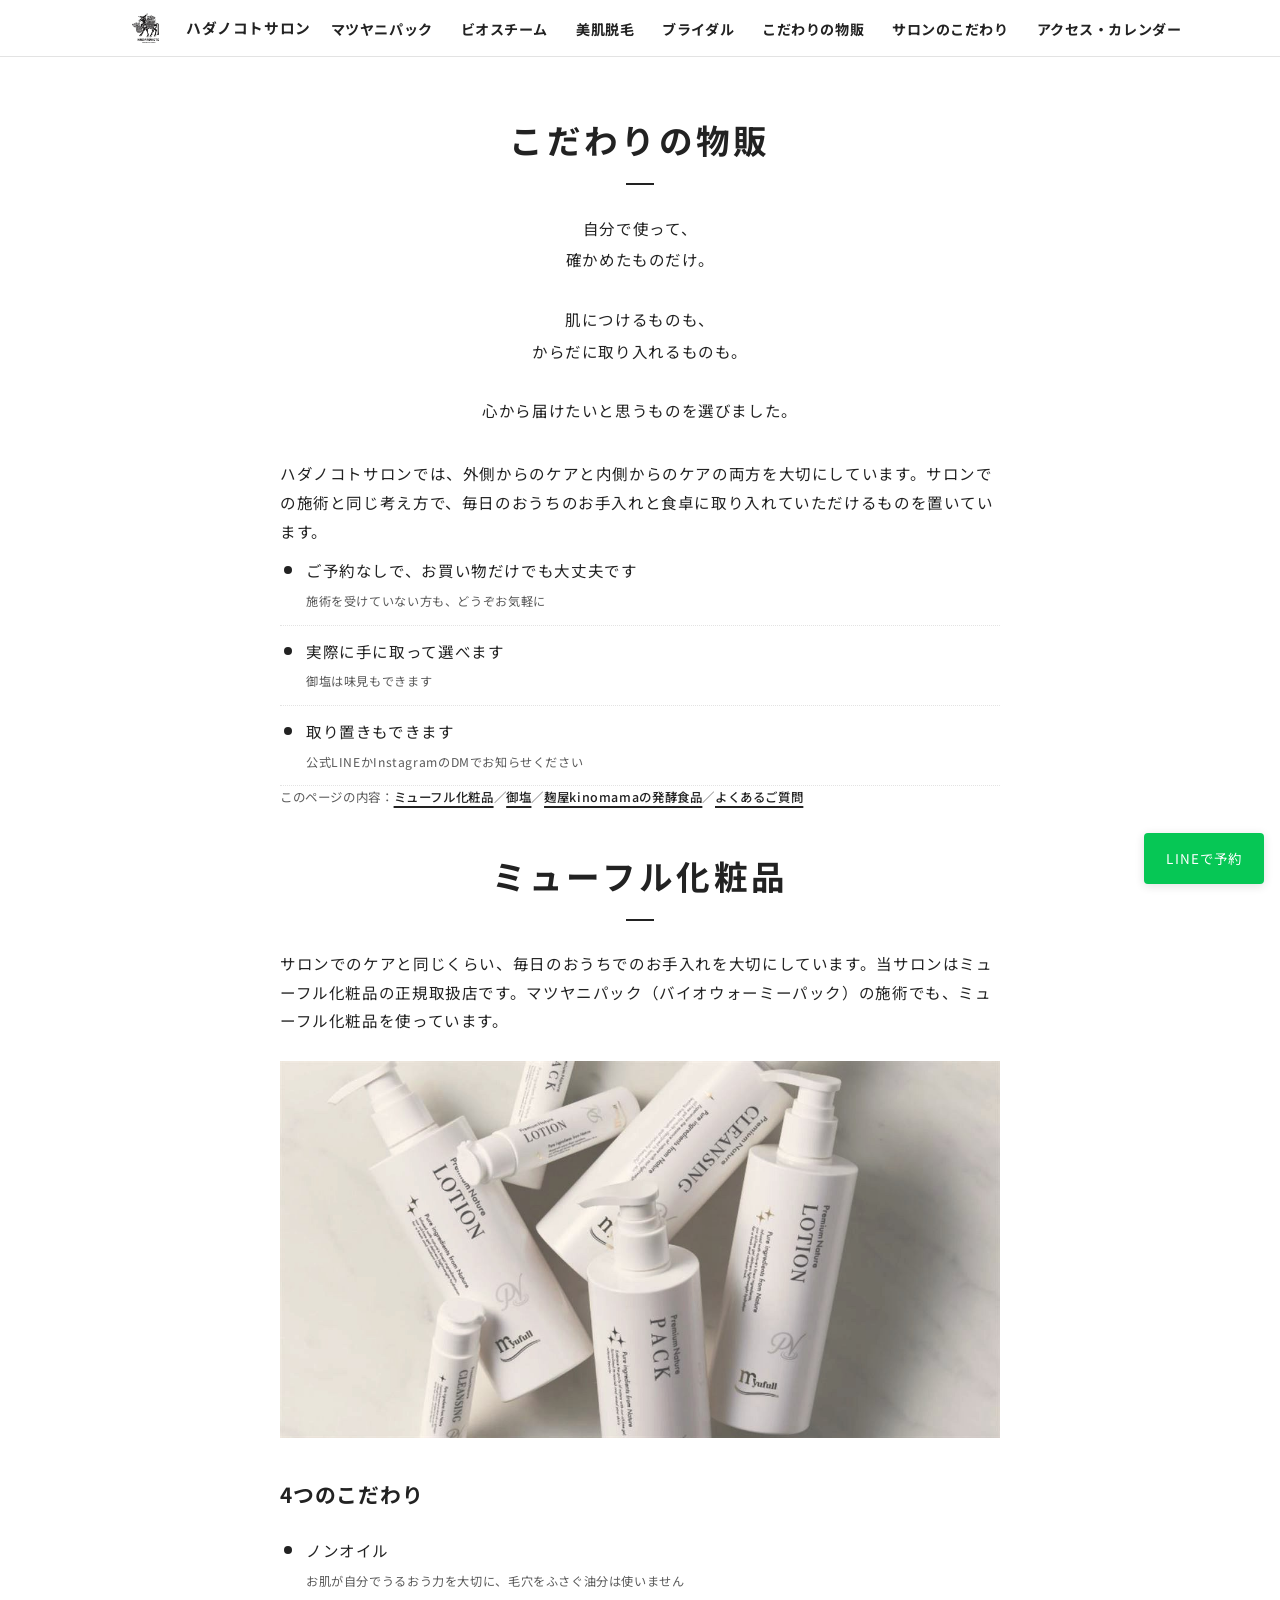
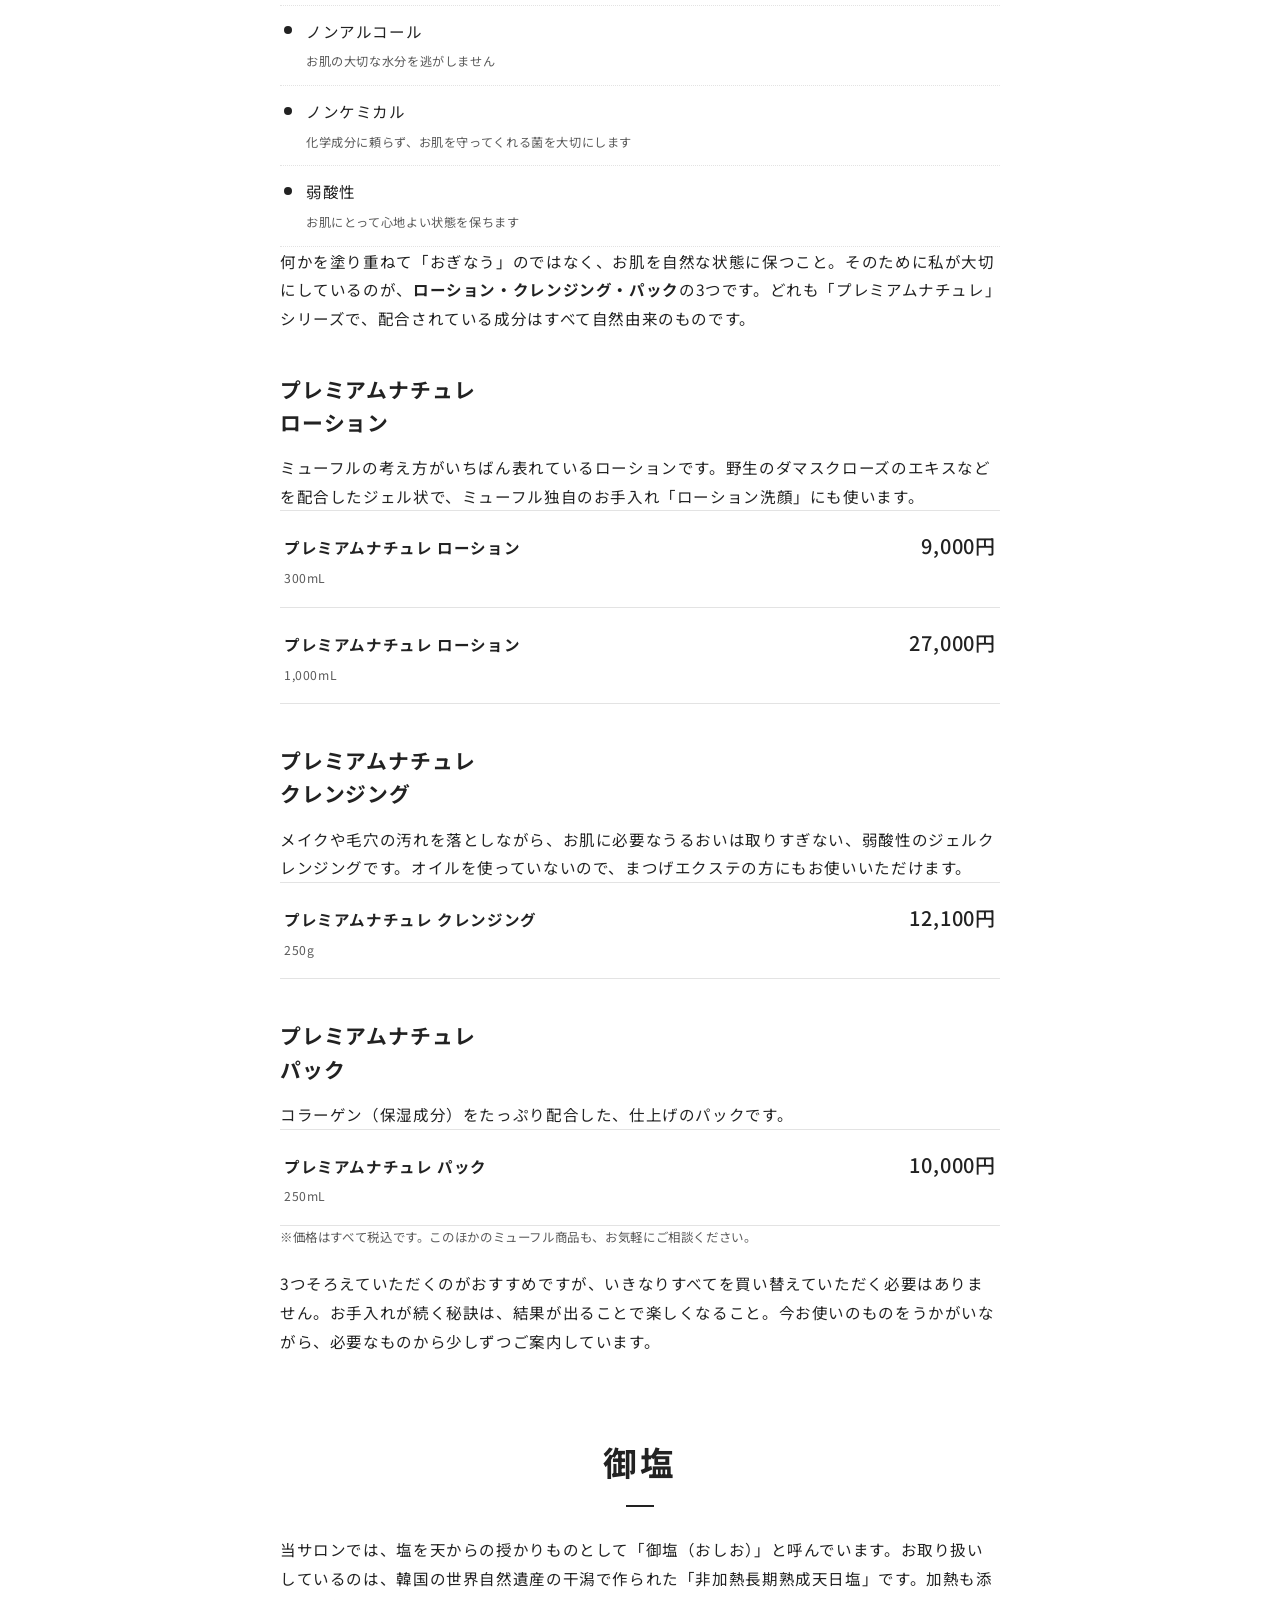
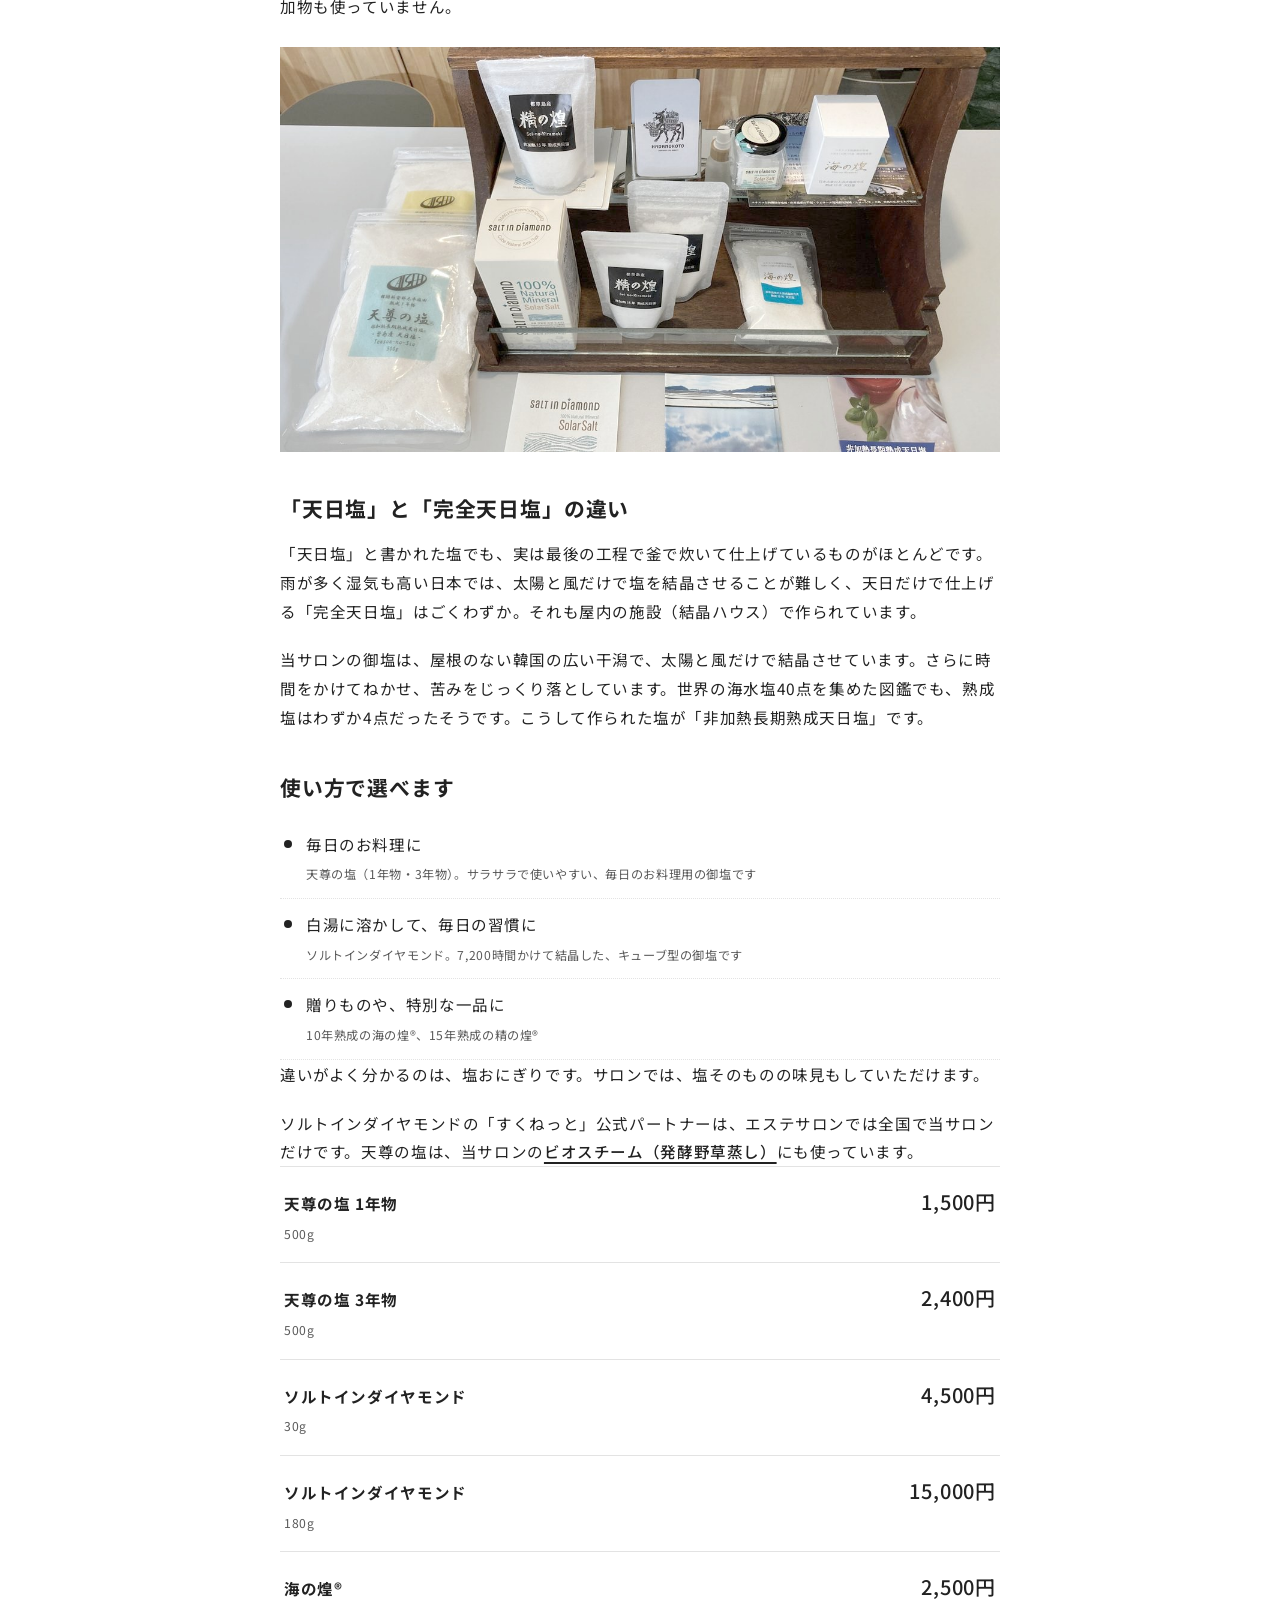
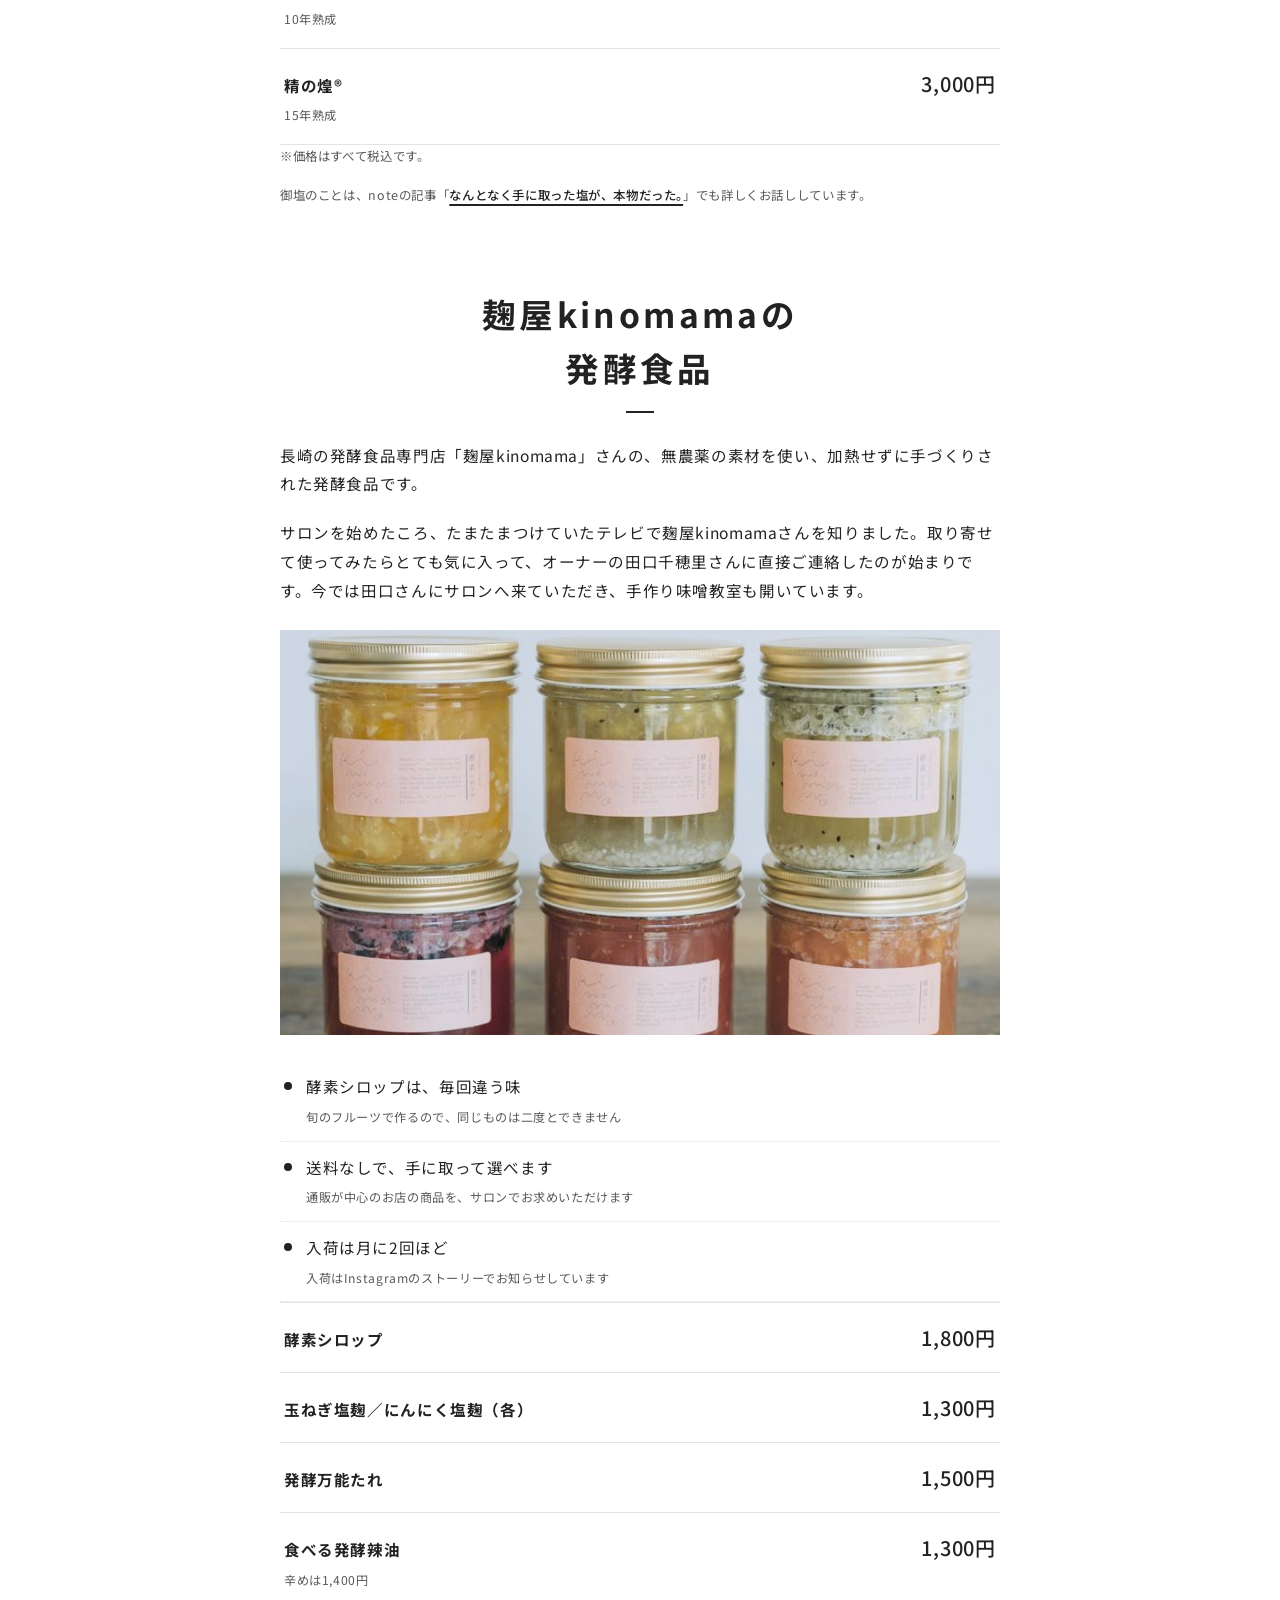
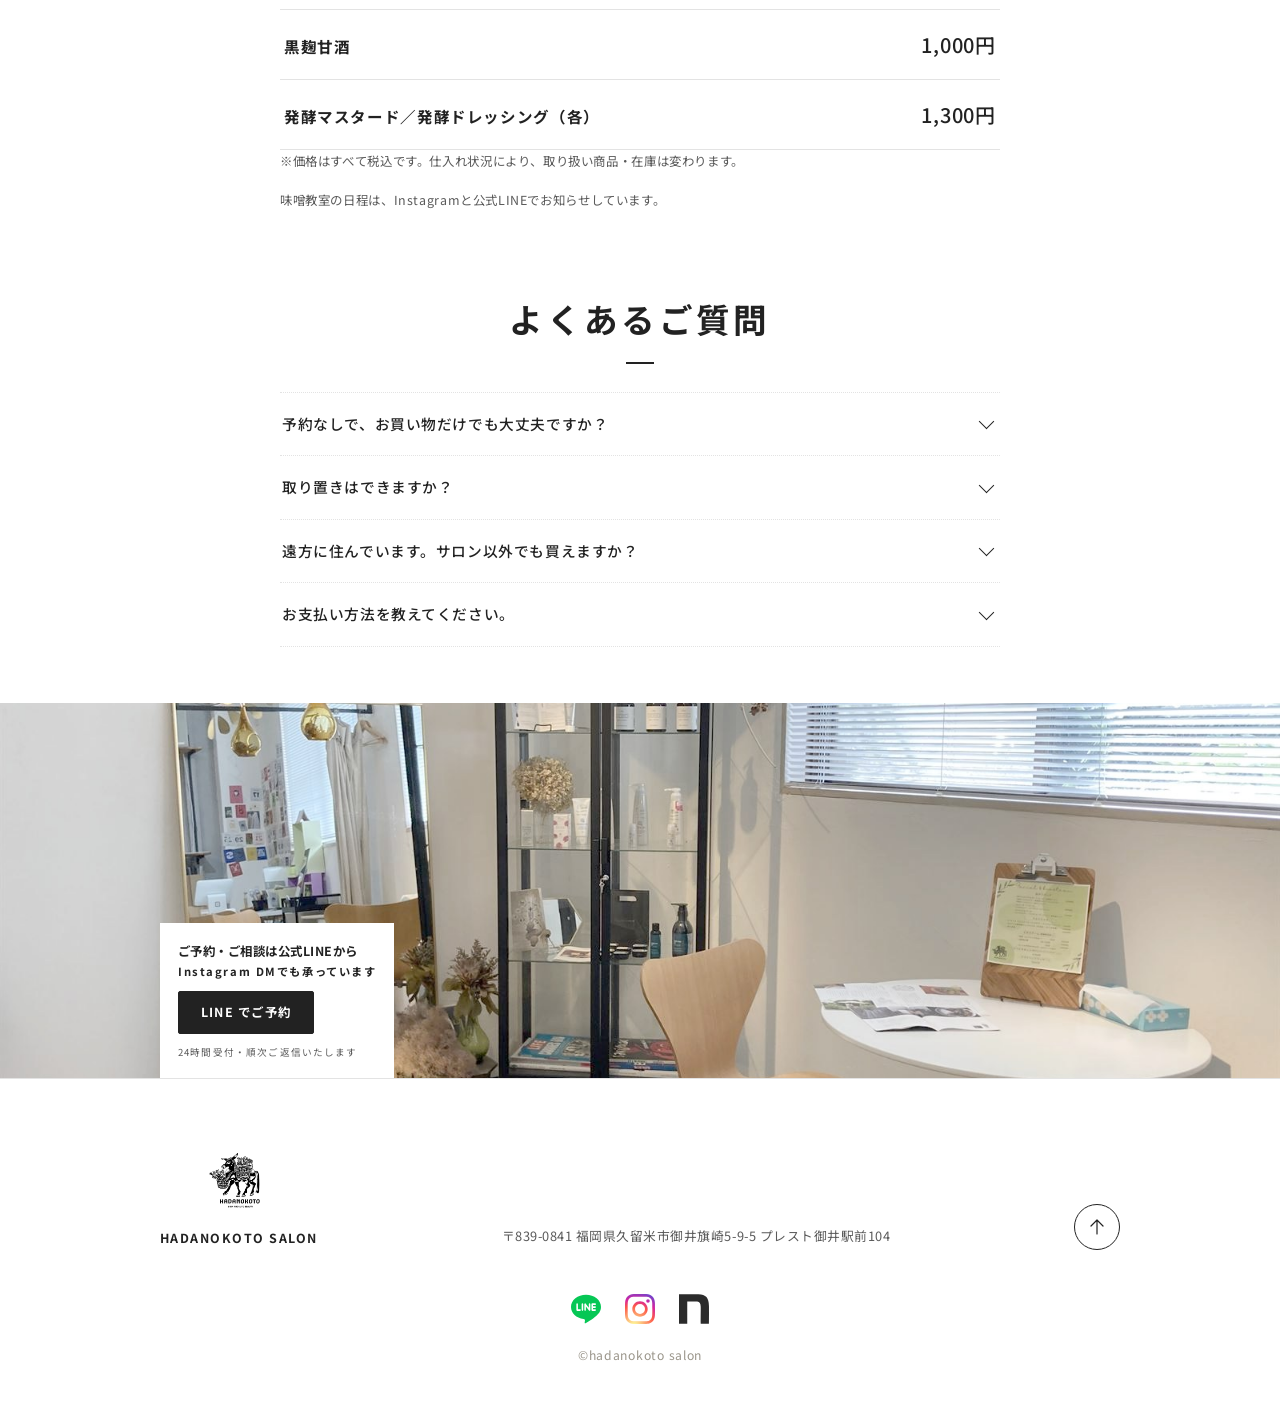
<file: other.html>
<!DOCTYPE html>
<html lang="ja">
<head>
<!-- Google tag (gtag.js) -->
<script async src="https://www.googletagmanager.com/gtag/js?id=G-3LCPFPZ6VH"></script>
<script>
  window.dataLayer = window.dataLayer || [];
  function gtag(){dataLayer.push(arguments);}
  gtag('js', new Date());

  gtag('config', 'G-3LCPFPZ6VH');
</script>

  <meta charset="UTF-8">
  <meta name="viewport" content="width=device-width, initial-scale=1.0">
  <title>ミューフル化粧品・御塩・発酵食品｜久留米のハダノコトサロン</title>
  <meta name="description" content="福岡県久留米市のハダノコトサロンで買える、ミューフル化粧品、韓国の非加熱長期熟成天日塩（ソルトインダイヤモンド・天尊の塩）、麹屋kinomamaの発酵食品。予約なしでお買い物だけでも大丈夫です。御塩は味見もできます。">
  <link rel="canonical" href="https://hadanokoto.com/other.html">

  <!-- OGP -->
  <meta property="og:type" content="article">
  <meta property="og:site_name" content="ハダノコトサロン">
  <meta property="og:title" content="ミューフル化粧品・御塩・発酵食品｜久留米のハダノコトサロン">
  <meta property="og:description" content="ミューフル化粧品・非加熱長期熟成天日塩（ソルトインダイヤモンド・天尊の塩）・麹屋kinomamaの発酵食品。自分で使って確かめたものだけを、福岡県久留米市のサロンでお届けしています。">
  <meta property="og:url" content="https://hadanokoto.com/other.html">
  <meta property="og:image" content="https://hadanokoto.com/assets/img/web/other-shio-shelf.jpg">
  <meta property="og:locale" content="ja_JP">
  <meta name="twitter:card" content="summary_large_image">

  <link rel="icon" href="favicon.ico" sizes="any">
  <link rel="icon" type="image/png" sizes="32x32" href="favicon-32x32.png">
  <link rel="icon" type="image/png" sizes="48x48" href="favicon-48x48.png">
  <link rel="icon" type="image/png" sizes="16x16" href="favicon-16x16.png">
  <link rel="apple-touch-icon" href="apple-touch-icon.png">
  <link rel="preconnect" href="https://fonts.googleapis.com">
  <link rel="preconnect" href="https://fonts.gstatic.com" crossorigin>
  <link href="https://fonts.googleapis.com/css2?family=Noto+Sans+JP:wght@400;500;700&family=Shippori+Mincho:wght@500&display=swap" rel="stylesheet">
  <link rel="stylesheet" href="assets/css/style.css">

  <!-- JSON-LD (FAQPage) -->
  <script type="application/ld+json">
{
  "@context": "https://schema.org",
  "@type": "FAQPage",
  "mainEntity": [
    {
      "@type": "Question",
      "name": "予約なしで、お買い物だけでも大丈夫ですか？",
      "acceptedAnswer": {
        "@type": "Answer",
        "text": "はい、大丈夫です。施術を受けていない方も、ご予約なしでお越しください。施術中のときも、いったん手をとめてご対応します。定休日は水曜日（不定休あり）です。営業日はアクセスのページのカレンダーでご確認いただけます。"
      }
    },
    {
      "@type": "Question",
      "name": "取り置きはできますか？",
      "acceptedAnswer": {
        "@type": "Answer",
        "text": "はい、できます。公式LINEかInstagramのDMで、商品名とお受け取りの希望日をお知らせください。"
      }
    },
    {
      "@type": "Question",
      "name": "遠方に住んでいます。サロン以外でも買えますか？",
      "acceptedAnswer": {
        "@type": "Answer",
        "text": "ミューフル化粧品は、ミューフル公式オンラインショップでお求めいただけます。こちらのリンクからご購入いただくと、ハダノコトサロンのお客様としてご購入いただけます。御塩や発酵食品の発送は、公式LINEでご相談ください。"
      }
    },
    {
      "@type": "Question",
      "name": "お支払い方法を教えてください。",
      "acceptedAnswer": {
        "@type": "Answer",
        "text": "クレジットカード・現金・PayPayがご利用いただけます。麹屋kinomamaの商品のみ、現金でのお支払いをお願いしています。"
      }
    }
  ]
}
  </script>

</head>
<body>

<span id="top" aria-hidden="true"></span>
<header class="site-header">
  <div class="header-inner">
    <a class="brand" href="/">
      <img src="assets/img/hadanokologojpg.jpg" alt="ハダノコトサロン ロゴ">
      <span class="brand-name">ハダノコトサロン</span>
    </a>
    <button class="nav-toggle" aria-label="メニューを開く" aria-expanded="false">
      <span></span><span></span><span></span>
      <b class="nav-toggle-label">メニュー</b>
    </button>
    <nav class="site-nav">
      <ul>
        <li><a href="matsuyani.html"><span class="ja">マツヤニパック</span></a></li>
        <li><a href="biosteam.html"><span class="ja">ビオスチーム</span></a></li>
        <li><a href="datsumou.html"><span class="ja">美肌脱毛</span></a></li>
        <li><a href="bridal.html"><span class="ja">ブライダル</span></a></li>
        <li><a href="other.html" aria-current="page"><span class="ja">こだわりの物販</span></a></li>
        <li><a href="about.html"><span class="ja">サロンのこだわり</span></a></li>
        <li><a href="access.html"><span class="ja">アクセス・カレンダー</span></a></li>
      </ul>
      <p class="nav-copy">&copy;hadanokoto salon</p>
    </nav>
  </div>
</header>

<main>

  <section class="band band--head">
    <div class="inner">
      <h1 class="sec-head">
        <span class="ja">こだわりの物販</span>
      </h1>
      <div class="poem">
        <p>自分で使って、<br>確かめたものだけ。</p>
        <p>肌につけるものも、<br>からだに取り入れるものも。</p>
        <p>心から届けたいと思うものを選びました。</p>
      </div>
      <p>ハダノコトサロンでは、外側からのケアと内側からのケアの両方を大切にしています。サロンでの施術と同じ考え方で、毎日のおうちのお手入れと食卓に取り入れていただけるものを置いています。</p>
      <ul class="feature-list">
        <li>ご予約なしで、お買い物だけでも大丈夫です<br><span class="parts-detail">施術を受けていない方も、どうぞお気軽に</span></li>
        <li>実際に手に取って選べます<br><span class="parts-detail">御塩は味見もできます</span></li>
        <li>取り置きもできます<br><span class="parts-detail">公式LINEかInstagramのDMでお知らせください</span></li>
      </ul>
      <p class="note">このページの内容：<a href="#myufull">ミューフル化粧品</a>／<a href="#oshio">御塩</a>／<a href="#kinomama">麹屋kinomamaの発酵食品</a>／<a href="#faq">よくあるご質問</a></p>
    </div>
  </section>

  <section class="band" id="myufull">
    <div class="inner fade">
      <div class="sec-head">
        <span class="sec-num">content 01</span>
        <h2 class="ja">ミューフル化粧品</h2>
      </div>
      <p>サロンでのケアと同じくらい、毎日のおうちでのお手入れを大切にしています。当サロンはミューフル化粧品の正規取扱店です。マツヤニパック（バイオウォーミーパック）の施術でも、ミューフル化粧品を使っています。</p>
      <div class="photo photo--veil"><img src="assets/img/web/matsuyani-homecare.jpg" alt="ミューフル化粧品のクレンジング・ローション・パック" width="1200" height="628" loading="lazy"></div>
      <h3>4つのこだわり</h3>
      <ul class="feature-list">
        <li>ノンオイル<br><span class="parts-detail">お肌が自分でうるおう力を大切に、毛穴をふさぐ油分は使いません</span></li>
        <li>ノンアルコール<br><span class="parts-detail">お肌の大切な水分を逃がしません</span></li>
        <li>ノンケミカル<br><span class="parts-detail">化学成分に頼らず、お肌を守ってくれる菌を大切にします</span></li>
        <li>弱酸性<br><span class="parts-detail">お肌にとって心地よい状態を保ちます</span></li>
      </ul>
      <p>何かを塗り重ねて「おぎなう」のではなく、お肌を自然な状態に保つこと。そのために私が大切にしているのが、<strong>ローション・クレンジング・パック</strong>の3つです。どれも「プレミアムナチュレ」シリーズで、配合されている成分はすべて自然由来のものです。</p>

      <h3>プレミアムナチュレ<br>ローション</h3>
      <p>ミューフルの考え方がいちばん表れているローションです。野生のダマスクローズのエキスなどを配合したジェル状で、ミューフル独自のお手入れ「ローション洗顔」にも使います。</p>
      <ul class="price-list">
        <li><span><span class="nw">プレミアムナチュレ</span> <span class="nw">ローション</span><br><span class="parts-detail">300mL</span></span><span class="price">9,000円</span></li>
        <li><span><span class="nw">プレミアムナチュレ</span> <span class="nw">ローション</span><br><span class="parts-detail">1,000mL</span></span><span class="price">27,000円</span></li>
      </ul>

      <h3>プレミアムナチュレ<br>クレンジング</h3>
      <p>メイクや毛穴の汚れを落としながら、お肌に必要なうるおいは取りすぎない、弱酸性のジェルクレンジングです。オイルを使っていないので、まつげエクステの方にもお使いいただけます。</p>
      <ul class="price-list">
        <li><span><span class="nw">プレミアムナチュレ</span> <span class="nw">クレンジング</span><br><span class="parts-detail">250g</span></span><span class="price">12,100円</span></li>
      </ul>

      <h3>プレミアムナチュレ<br>パック</h3>
      <p>コラーゲン（保湿成分）をたっぷり配合した、仕上げのパックです。</p>
      <ul class="price-list">
        <li><span><span class="nw">プレミアムナチュレ</span> <span class="nw">パック</span><br><span class="parts-detail">250mL</span></span><span class="price">10,000円</span></li>
      </ul>
      <p class="note">※価格はすべて税込です。このほかのミューフル商品も、お気軽にご相談ください。</p>

      <p>3つそろえていただくのがおすすめですが、いきなりすべてを買い替えていただく必要はありません。お手入れが続く秘訣は、結果が出ることで楽しくなること。今お使いのものをうかがいながら、必要なものから少しずつご案内しています。</p>
    </div>
  </section>

  <section class="band" id="oshio">
    <div class="inner fade">
      <div class="sec-head">
        <span class="sec-num">content 02</span>
        <h2 class="ja">御塩</h2>
      </div>
      <p>当サロンでは、塩を天からの授かりものとして「御塩（おしお）」と呼んでいます。お取り扱いしているのは、韓国の世界自然遺産の干潟で作られた「非加熱長期熟成天日塩」です。加熱も添加物も使っていません。</p>
      <div class="photo"><img src="assets/img/web/other-shio-shelf.jpg" alt="サロンに並ぶ御塩（天尊の塩・ソルトインダイヤモンド・精の煌・海の煌）" width="1200" height="675" loading="lazy"></div>
      <h3>「天日塩」と<span class="nw">「完全天日塩」の違い</span></h3>
      <p>「天日塩」と書かれた塩でも、実は最後の工程で釜で炊いて仕上げているものがほとんどです。雨が多く湿気も高い日本では、太陽と風だけで塩を結晶させることが難しく、天日だけで仕上げる「完全天日塩」はごくわずか。それも屋内の施設（結晶ハウス）で作られています。</p>
      <p>当サロンの御塩は、屋根のない韓国の広い干潟で、太陽と風だけで結晶させています。さらに時間をかけてねかせ、苦みをじっくり落としています。世界の海水塩40点を集めた図鑑でも、熟成塩はわずか4点だったそうです。こうして作られた塩が「非加熱長期熟成天日塩」です。</p>
      <h3>使い方で選べます</h3>
      <ul class="feature-list">
        <li>毎日のお料理に<br><span class="parts-detail">天尊の塩（1年物・3年物）。サラサラで使いやすい、毎日のお料理用の御塩です</span></li>
        <li>白湯に溶かして、毎日の習慣に<br><span class="parts-detail">ソルトインダイヤモンド。7,200時間かけて結晶した、キューブ型の御塩です</span></li>
        <li>贈りものや、特別な一品に<br><span class="parts-detail">10年熟成の海の煌®、15年熟成の精の煌®</span></li>
      </ul>
      <p>違いがよく分かるのは、塩おにぎりです。サロンでは、塩そのものの味見もしていただけます。</p>
      <p>ソルトインダイヤモンドの「すくねっと」公式パートナーは、エステサロンでは全国で当サロンだけです。天尊の塩は、当サロンの<a href="biosteam.html">ビオスチーム（発酵野草蒸し）</a>にも使っています。</p>
      <ul class="price-list">
        <li><span>天尊の塩 1年物<br><span class="parts-detail">500g</span></span><span class="price">1,500円</span></li>
        <li><span>天尊の塩 3年物<br><span class="parts-detail">500g</span></span><span class="price">2,400円</span></li>
        <li><span>ソルトインダイヤモンド<br><span class="parts-detail">30g</span></span><span class="price">4,500円</span></li>
        <li><span>ソルトインダイヤモンド<br><span class="parts-detail">180g</span></span><span class="price">15,000円</span></li>
        <li><span>海の煌®<br><span class="parts-detail">10年熟成</span></span><span class="price">2,500円</span></li>
        <li><span>精の煌®<br><span class="parts-detail">15年熟成</span></span><span class="price">3,000円</span></li>
      </ul>
      <p class="note">※価格はすべて税込です。</p>
      <p class="note">御塩のことは、noteの記事「<a href="https://note.com/hadanokoto/n/nb70e09a02e4b" target="_blank" rel="noopener">なんとなく手に取った塩が、本物だった。</a>」でも詳しくお話ししています。</p>
    </div>
  </section>

  <section class="band" id="kinomama">
    <div class="inner fade">
      <div class="sec-head">
        <span class="sec-num">content 03</span>
        <h2 class="ja">麹屋kinomamaの<br>発酵食品</h2>
      </div>
      <p>長崎の発酵食品専門店「麹屋kinomama」さんの、無農薬の素材を使い、加熱せずに手づくりされた発酵食品です。</p>
      <p>サロンを始めたころ、たまたまつけていたテレビで麹屋kinomamaさんを知りました。取り寄せて使ってみたらとても気に入って、オーナーの田口千穂里さんに直接ご連絡したのが始まりです。今では田口さんにサロンへ来ていただき、手作り味噌教室も開いています。</p>
      <div class="photo photo--veil photo--wide"><img src="assets/img/web/other.jpg" alt="麹屋kinomamaの発酵食品（酵素シロップ）" width="800" height="800" loading="lazy"></div>
      <ul class="feature-list">
        <li>酵素シロップは、毎回違う味<br><span class="parts-detail">旬のフルーツで作るので、同じものは二度とできません</span></li>
        <li>送料なしで、手に取って選べます<br><span class="parts-detail">通販が中心のお店の商品を、サロンでお求めいただけます</span></li>
        <li>入荷は月に2回ほど<br><span class="parts-detail">入荷はInstagramのストーリーでお知らせしています</span></li>
      </ul>
      <ul class="price-list">
        <li><span>酵素シロップ</span><span class="price">1,800円</span></li>
        <li><span><span class="nw">玉ねぎ塩麹／</span><span class="nw">にんにく塩麹（各）</span></span><span class="price">1,300円</span></li>
        <li><span>発酵万能たれ</span><span class="price">1,500円</span></li>
        <li><span>食べる発酵辣油<br><span class="parts-detail">辛めは1,400円</span></span><span class="price">1,300円</span></li>
        <li><span>黒麹甘酒</span><span class="price">1,000円</span></li>
        <li><span><span class="nw">発酵マスタード／</span><span class="nw">発酵ドレッシング（各）</span></span><span class="price">1,300円</span></li>
      </ul>
      <p class="note">※価格はすべて税込です。仕入れ状況により、取り扱い商品・在庫は変わります。</p>
      <p class="note">味噌教室の日程は、Instagramと公式LINEでお知らせしています。</p>
    </div>
  </section>

  <section class="band" id="faq">
    <div class="inner fade">
      <div class="sec-head">
        <span class="sec-num">content 04</span>
        <h2 class="ja">よくあるご質問</h2>
      </div>
      <details class="faq-item">
        <summary>予約なしで、お買い物だけでも<span class="nw">大丈夫ですか？</span></summary>
        <p>はい、大丈夫です。施術を受けていない方も、ご予約なしでお越しください。施術中のときも、いったん手をとめてご対応します。定休日は水曜日（不定休あり）です。営業日は<a href="access.html">アクセスのページ</a>のカレンダーでご確認いただけます。</p>
      </details>
      <details class="faq-item">
        <summary>取り置きはできますか？</summary>
        <p>はい、できます。公式LINEかInstagramのDMで、商品名とお受け取りの希望日をお知らせください。</p>
      </details>
      <details class="faq-item">
        <summary>遠方に住んでいます。<span class="nw">サロン以外でも</span><span class="nw">買えますか？</span></summary>
        <p>ミューフル化粧品は、ミューフル公式オンラインショップでお求めいただけます。<a href="https://aff.myufull.online/BR3JWAE" target="_blank" rel="noopener">こちらのリンク</a>からご購入いただくと、ハダノコトサロンのお客様としてご購入いただけます。御塩や発酵食品の発送は、公式LINEでご相談ください。</p>
      </details>
      <details class="faq-item">
        <summary>お支払い方法を教えてください。</summary>
        <p>クレジットカード・現金・PayPayがご利用いただけます。麹屋kinomamaの商品のみ、現金でのお支払いをお願いしています。</p>
      </details>
    </div>
  </section>

  <!-- RESERVATION(共通CTA帯) -->
  <section class="cta-band">
    <img src="assets/img/web/salon1.jpg" alt="ハダノコトサロンの店内" width="1600" height="900" loading="lazy">
    <div class="cta-inner">
      <p class="cta-title">ご予約・ご相談は<span class="nw">公式LINEから</span><span class="cta-title-sub">Instagram DMでも<span class="nw">承っています</span></span></p>
      <a class="btn-outline" href="https://lin.ee/RhbFOYM" target="_blank" rel="noopener">LINE でご予約</a>
      <p class="cta-note">24時間受付・<span class="nw">順次ご返信いたします</span></p>
    </div>
  </section>

</main>

<footer class="site-footer">
  <div class="footer-inner">
    <div class="footer-grid">
      <div class="footer-left">
        <img class="footer-logo" src="assets/img/web/logo.png" alt="ハダノコトサロン ロゴ" width="800" height="570">
        <p class="footer-name">HADANOKOTO SALON</p>
      </div>
      <p class="footer-address">〒839-0841 <span class="nw">福岡県久留米市御井旗崎5-9-5</span> <span class="nw">プレスト御井駅前104</span></p>
      <a class="page-top" href="#top" aria-label="ページの上部へ戻る">
        <svg viewBox="0 0 14 16" fill="none" stroke-width="1.2" stroke-linecap="round" stroke-linejoin="round" aria-hidden="true"><path d="M7 15V1M1 7l6-6 6 6"/></svg>
      </a>
    </div>
    <div class="footer-sns">
      <a href="https://lin.ee/RhbFOYM" target="_blank" rel="noopener" aria-label="公式LINEで予約"><img src="assets/img/sns/line.svg" alt="" width="30" height="30"></a>
      <a href="https://www.instagram.com/hadanokoto/" target="_blank" rel="noopener" aria-label="Instagramを見る"><img src="assets/img/sns/instagram.svg" alt="" width="30" height="30"></a>
      <a href="https://note.com/hadanokoto" target="_blank" rel="noopener" aria-label="noteを読む"><img src="assets/img/sns/note.svg" alt="" width="30" height="30"></a>
    </div>
    <p class="copyright">&copy;hadanokoto salon</p>
  </div>
</footer>

<a class="line-fixed" href="https://lin.ee/RhbFOYM" target="_blank" rel="noopener">LINEで予約</a>

<script src="assets/js/main.js"></script>
</body>
</html>
</file>
<file: assets/css/style.css>
/* ============================================
   ハダノコトサロン 公式サイト v4
   和モダン・静かで上質
   生成り × 墨色 × 金茶(くすんだゴールド)
   参考:余白に浮かぶ写真カード・中央揃え見出し+短い罫線・
   縦書きcontent番号・詩組み・写真カード・枠線ボタン
   ============================================ */

:root {
  --bg: #F7F4EE;
  --ink: #2B2B2B;
  --ink-soft: #55524C;
  --accent: #A6803C;
  --accent-dark: #8C6B30;
  --line-green: #06C755;      /* LINE公式ブランドカラー */
  --line-green-dark: #05A94A;
  --line: #DCD6C8;
  --serif: "Shippori Mincho", "Noto Serif JP", serif;
  --sans: "Noto Sans JP", sans-serif;
  --en-serif: "Cormorant Garamond", "Shippori Mincho", serif;
}

* {
  margin: 0;
  padding: 0;
  box-sizing: border-box;
}

html {
  scroll-behavior: smooth;
}

/* 視覚的には非表示だが、読み上げ・検索エンジンには認識されるテキスト */
.sr-only {
  position: absolute;
  width: 1px;
  height: 1px;
  padding: 0;
  margin: -1px;
  overflow: hidden;
  clip: rect(0, 0, 0, 0);
  white-space: nowrap;
  border: 0;
}

body {
  background: var(--bg);
  color: var(--ink);
  font-family: var(--sans);
  font-weight: 400;
  font-size: 15.5px;
  line-height: 1.9;
  letter-spacing: 0.06em;
  -webkit-font-smoothing: antialiased;
}

/* 和紙のようなごく薄いノイズテクスチャ(自作SVG) */
body::after {
  content: "";
  position: fixed;
  inset: 0;
  z-index: 300;
  pointer-events: none;
  opacity: 0.05;
  background-image: url("data:image/svg+xml,%3Csvg xmlns='http://www.w3.org/2000/svg' width='180' height='180'%3E%3Cfilter id='n'%3E%3CfeTurbulence type='fractalNoise' baseFrequency='0.85' numOctaves='2' stitchTiles='stitch'/%3E%3CfeColorMatrix type='saturate' values='0'/%3E%3C/filter%3E%3Crect width='180' height='180' filter='url(%23n)'/%3E%3C/svg%3E");
}

img {
  max-width: 100%;
  height: auto;
  display: block;
}

a {
  color: var(--accent-dark);
  text-decoration: none;
}

.inner p a,
.inner .note a {
  text-decoration: underline;
  text-underline-offset: 3px;
  text-decoration-thickness: 1px;
}

/* ---------- ヘッダー(細い固定ナビ) ---------- */

.site-header {
  background: rgba(247, 244, 238, 0.92);
  backdrop-filter: blur(4px);
  border-bottom: 1px solid var(--line);
  position: sticky;
  top: 0;
  z-index: 100;
}

.header-inner {
  max-width: 1080px;
  margin: 0 auto;
  padding: 8px 20px;
  display: flex;
  align-items: center;
  justify-content: space-between;
  gap: 20px;
}

.brand {
  display: flex;
  align-items: center;
  gap: 10px;
  flex-shrink: 0;
  color: var(--ink);
  transition: opacity 0.25s;
}

.brand:hover {
  opacity: 0.7;
}

.brand img {
  width: 44px;
  height: auto;
}

/* 白背景のJPGロゴを生成り背景に馴染ませる */
.brand img,
.footer-logo {
  mix-blend-mode: multiply;
}

.brand-name {
  font-family: var(--serif);
  font-size: 0.92rem;
  letter-spacing: 0.12em;
}

/* ナビ */

.nav-toggle {
  display: none;
  background: none;
  border: none;
  cursor: pointer;
  padding: 10px;
}

.nav-toggle span {
  display: block;
  width: 24px;
  height: 1.5px;
  background: var(--ink);
  margin: 6px 0;
  transition: 0.3s;
}

.nav-toggle-label {
  font-family: var(--sans);
  font-weight: 400;
  font-size: 11px;
  letter-spacing: 0.05em;
  color: var(--ink);
}

.site-nav {
  display: flex;
  align-items: center;
  gap: 28px;
}

.site-nav ul {
  list-style: none;
  display: flex;
  gap: 28px;
}

.site-nav a {
  display: block;
  padding: 4px 0;
  color: var(--ink);
  transition: 0.25s;
}

/* 日本語のみのナビ表記(主見出しとして機能する大きさ) */
.site-nav a .ja {
  font-family: var(--serif);
  font-size: 0.88rem;
  font-weight: 500;
  letter-spacing: 0.08em;
  white-space: nowrap;
}

.site-nav a:hover .ja,
.site-nav a[aria-current="page"] .ja {
  color: var(--accent-dark);
}

/* ヘッダー行には収まらないため既定では非表示。ハンバーガーメニュー内でのみ表示 */
.nav-copy {
  display: none;
  font-family: var(--en-serif);
  font-size: 0.68rem;
  letter-spacing: 0.16em;
  color: var(--ink-soft);
  white-space: nowrap;
}

/* 7項目のナビが1行に収まる最小幅(実測1000px)を下回ったらハンバーガーメニューに切替 */
@media (max-width: 1060px) {
  .nav-toggle {
    display: grid;
    grid-template-columns: auto auto;
    grid-template-rows: repeat(3, auto);
    align-items: center;
    column-gap: 6px;
  }
  .nav-toggle span {
    grid-column: 1;
  }
  .nav-toggle-label {
    grid-column: 2;
    grid-row: 1 / -1;
  }
  .site-nav {
    display: none;
    position: absolute;
    top: 100%;
    left: 0;
    right: 0;
    background: var(--bg);
    border-bottom: 1px solid var(--line);
  }
  .site-nav.is-open {
    display: block;
  }
  .site-nav ul {
    flex-direction: column;
    gap: 0;
    padding: 8px 0 12px;
  }
  .site-nav li {
    text-align: center;
  }
  .site-nav a {
    padding: 11px 0;
  }
  .site-nav a .ja {
    font-weight: 600;
  }
  .nav-copy {
    display: block;
    text-align: center;
    padding: 0 0 16px;
  }
}

/* ---------- セクション(背景は全ページ均一の生成り。区切りは余白で) ---------- */

/* 上下非対称にし、隣接セクション間の二重余白(旧:96+96=192px)を解消 */
.band {
  padding: 72px 24px 40px;
}

.band--head {
  padding: 72px 24px 40px;
}

.inner {
  max-width: 720px;
  margin: 0 auto;
}

.inner--wide {
  max-width: 960px;
}

/* ---------- 見出しシステム(中央揃え+金茶の短い罫線+縦書き番号) ---------- */

h1, h2, h3 {
  font-family: var(--serif);
  font-weight: 500;
  line-height: 1.6;
  letter-spacing: 0.12em;
}

.sec-head {
  position: relative;
  display: flex;
  flex-direction: column;
  align-items: center;
  text-align: center;
  margin-bottom: 52px;
}

/* content番号は縦書きでセクション左肩(本文外側の余白)に */
.sec-num {
  position: absolute;
  left: -18px;
  top: 0.2em;
  writing-mode: vertical-rl;
  font-family: var(--en-serif);
  font-size: 0.72rem;
  letter-spacing: 0.3em;
  color: var(--accent);
}

/* 見出しと重なる幅では非表示 */
@media (max-width: 480px) {
  .sec-num {
    display: none;
  }
}

/* 日本語見出しを主見出しとして使用(英語見出し+添え書き型は廃止) */
.sec-head .ja {
  font-family: var(--serif);
  font-size: clamp(1.6rem, 5.5vw, 2.1rem);
  font-weight: 600;
  line-height: 1.6;
  letter-spacing: 0.25em;
  color: var(--ink);
  max-width: calc(100% - 84px);
}

/* 見出し中の改行指定は、狭い幅では孤立文字を防ぐため無効化して自然な折り返しに委ねる */
@media (max-width: 480px) {
  .sec-head .ja br {
    display: none;
  }
  .sec-head .ja {
    max-width: 100%;
  }
}

/* 見出し直下の短い水平線(金茶・幅24px) */
.sec-head::after {
  content: "";
  width: 24px;
  height: 1px;
  background: var(--accent);
  margin-top: 22px;
}

h3 {
  font-size: 1.3rem;
  font-weight: 700;
  color: var(--ink);
  letter-spacing: 0.12em;
  margin-bottom: 14px;
}

p + p {
  margin-top: 1.3em;
}

.note {
  font-size: 0.78rem;
  color: var(--ink-soft);
}

.catch {
  font-family: var(--serif);
  font-size: clamp(1.25rem, 4.5vw, 1.5rem);
  letter-spacing: 0.25em;
  line-height: 2.1;
  text-align: center;
  margin-bottom: 28px;
}

/* 詩組み(短い理念文。中央揃え・意味の切れ目で改行) */
.poem {
  text-align: center;
  line-height: 2.3;
}

.poem p + p {
  margin-top: 1.8em;
}

/* ---------- ファーストビュー(余白に浮かぶ写真カード) ---------- */

.hero {
  display: flex;
  flex-direction: column;
  align-items: center;
  padding: 44px 24px 64px;
}

.hero-card {
  position: relative;
  width: min(720px, 100%);
  border-radius: 24px;
  overflow: hidden;
}

.hero-photo {
  width: 100%;
  height: min(80vh, 820px);
  min-height: 520px;
  object-fit: cover;
}

/* 写真全面に白いヴェールを均一に重ね、サイトの淡いトーンに馴染ませる */
.hero-card::before {
  content: "";
  position: absolute;
  inset: 0;
  background: rgba(255, 255, 255, 0.18);
  pointer-events: none;
}

/* 下部は文字の可読性用にごく薄く墨を敷く */
.hero-card::after {
  content: "";
  position: absolute;
  inset: auto 0 0 0;
  height: 34%;
  background: linear-gradient(to top, rgba(30, 28, 24, 0.42), rgba(30, 28, 24, 0));
  pointer-events: none;
}

.hero-inner {
  position: absolute;
  inset: 0;
  z-index: 1;
  display: flex;
  flex-direction: column;
  align-items: center;
  justify-content: space-between;
  text-align: center;
  padding: 34px 24px 30px;
}

.hero-logo {
  width: min(270px, 66%);
  filter: brightness(0) invert(1) drop-shadow(0 1px 2px rgba(0, 0, 0, 0.4)) drop-shadow(0 0 10px rgba(0, 0, 0, 0.3));
}

.hero-copy {
  font-family: var(--serif);
  font-size: clamp(1.35rem, 5vw, 1.75rem);
  letter-spacing: 0.3em;
  line-height: 2.1;
  color: #fff;
  text-shadow: 0 1px 3px rgba(0, 0, 0, 0.45), 0 0 14px rgba(0, 0, 0, 0.35);
  margin: auto 0;
  padding-top: 8vh;
}

/* 円形の下向き矢印(金茶の細線・ゆっくり上下) */
.hero-arrow {
  position: absolute;
  right: 18px;
  bottom: 18px;
  z-index: 2;
  width: 46px;
  height: 46px;
  border: 1px solid var(--accent);
  border-radius: 50%;
  display: grid;
  place-items: center;
  background: rgba(247, 244, 238, 0.28);
  animation: float 2.8s ease-in-out infinite;
}

.hero-arrow svg {
  width: 14px;
  height: 16px;
  stroke: var(--accent);
}

@keyframes float {
  0%, 100% { transform: translateY(0); }
  50%      { transform: translateY(7px); }
}

.hero-caption {
  width: min(720px, 100%);
  margin-top: 14px;
  font-family: var(--en-serif);
  font-size: 0.7rem;
  letter-spacing: 0.22em;
  color: var(--accent);
}

/* ---------- スクロール連動フェードイン ---------- */

.js .fade {
  opacity: 0;
  transform: translateY(24px);
  transition: opacity 0.8s ease, transform 0.8s ease;
}

.js .fade.is-visible {
  opacity: 1;
  transform: none;
}

@media (prefers-reduced-motion: reduce) {
  .js .fade {
    opacity: 1;
    transform: none;
    transition: none;
  }
  .hero-arrow {
    animation: none;
  }
  html {
    scroll-behavior: auto;
  }
}

/* ---------- 写真 ---------- */

.photo {
  border-radius: 16px;
  overflow: hidden;
  margin: 26px 0;
}

.photo img {
  width: 100%;
  object-fit: cover;
}

/* 白いヴェール(全体18%)を写真全面に重ね、サイトの淡いトーンに馴染ませる */
.photo--veil {
  position: relative;
}

.photo--veil::after {
  content: "";
  position: absolute;
  inset: 0;
  background: rgba(255, 255, 255, 0.18);
}

.photo--wide img {
  aspect-ratio: 16 / 9;
}

/* サイズを一回り抑えた写真(メイン)。中央寄せ */
.photo--md {
  max-width: 460px;
  margin-left: auto;
  margin-right: auto;
}

/* メインより一段階小さいサブ写真。中央寄せ */
.photo--sm {
  max-width: 340px;
  margin-left: auto;
  margin-right: auto;
}

/* ギャラリー(大小のリズム) */

.gallery {
  display: grid;
  gap: 18px;
}

.gallery .photo {
  margin: 0;
}

.gallery .photo:first-child img {
  aspect-ratio: 16 / 10;
}

.gallery .photo:last-child {
  width: 68%;
  margin-left: auto;
}

.gallery .photo:last-child img {
  aspect-ratio: 4 / 3;
}

@media (max-width: 560px) {
  .gallery .photo:last-child {
    width: 82%;
  }
}

/* ---------- 3つの柱(写真カード) ---------- */

.pillars {
  display: grid;
  grid-template-columns: repeat(3, 1fr);
  gap: 22px;
  max-width: 960px;
  margin: 0 auto;
}

.pillar-card {
  position: relative;
  display: block;
  border-radius: 20px;
  overflow: hidden;
  aspect-ratio: 3 / 4;
  color: #fff;
}

.pillar-card img {
  position: absolute;
  inset: 0;
  width: 100%;
  height: 100%;
  object-fit: cover;
  transition: transform 0.6s ease;
}

.pillar-card:hover img {
  transform: scale(1.04);
}

/* 白いヴェール(全体18%)を写真全面に重ね、サイトの淡いトーンに馴染ませる。
   その上に、文字のかかる下55%だけ暗くする縦グラデーションを重ねて可読性を確保する
   (背景を先に書くと下、後に書くほど手前に重なる。ヴェール→暗transition の順)。
   上45%: 白ヴェールのみ(淡く霞んだ質感) / 下55%: 白ヴェール+暗グラデーション(可読性優先) */
.pillar-card::after {
  content: "";
  position: absolute;
  inset: 0;
  background:
    linear-gradient(to bottom,
      rgba(0, 0, 0, 0) 0%,
      rgba(0, 0, 0, 0) 45%,
      rgba(0, 0, 0, 0.2) 58%,
      rgba(0, 0, 0, 0.62) 100%),
    rgba(255, 255, 255, 0.18);
}

.pillar-num {
  position: absolute;
  top: 14px;
  right: 16px;
  z-index: 1;
  writing-mode: vertical-rl;
  font-family: var(--en-serif);
  font-size: 0.7rem;
  letter-spacing: 0.3em;
  color: rgba(255, 255, 255, 0.85);
  text-shadow: 0 1px 6px rgba(0, 0, 0, 0.5);
}

.pillar-body {
  position: absolute;
  inset: auto 0 0 0;
  z-index: 1;
  padding: 0 20px 22px;
  text-align: center;
}

.pillar-title {
  display: block;
  min-height: 3.6rem;
  overflow: hidden;
  font-family: var(--serif);
  font-size: 1.06rem;
  font-weight: 600;
  letter-spacing: 0.14em;
  line-height: 1.7;
  color: #fff;
  margin-bottom: 8px;
}

/* 「（バイオウォーミーパック）」等の補足表記。
   親(.pillar-title)に対する相対単位(em)で指定するため、画面幅が何であっても
   常に親の0.65倍で確定し、親より確実に小さくなる(ブレークポイントごとの
   px直書きは行わない)。761px幅(3カラムで最も窮屈・カード内側幅約183px)で
   実測した安全上限(約11.7px)より0.65emの実寸(約11.0px)が下回ることを
   確認済みで、この1本の値が全画面幅で安全に収まる。 */
.pillar-title-sub {
  font-size: 0.8em;
  white-space: nowrap;
}

.pillar-sub {
  display: block;
  min-height: 2.75rem;
  font-size: 0.72rem;
  letter-spacing: 0.1em;
  color: rgba(255, 255, 255, 0.88);
}

@media (max-width: 760px) {
  .pillars {
    grid-template-columns: 1fr;
    max-width: 440px;
  }
  .pillar-card {
    aspect-ratio: 4 / 3;
  }
}

/* ---------- 料金表(メニュー名=濃く太く/価格=大きく/説明=薄く小さく) ---------- */

.price-table {
  width: 100%;
  border-collapse: collapse;
  margin: 18px 0 10px;
}

.price-table th,
.price-table td {
  text-align: left;
  padding: 16px 10px;
  border-bottom: 1px solid var(--line);
  vertical-align: top;
}

.price-table th {
  font-family: var(--sans);
  font-weight: 700;
  font-size: 1.1rem;
  white-space: nowrap;
  color: var(--ink);
  letter-spacing: 0.06em;
}

.price-table .price,
.price-list .price {
  white-space: nowrap;
  font-family: var(--en-serif);
  font-weight: 600;
  font-size: 1.25rem;
  letter-spacing: 0.04em;
  color: var(--ink);
}

.price-table .desc {
  font-size: 0.85rem;
  color: var(--ink-soft);
}

/* スマホはカード型:1行目=メニュー名+価格/2行目=説明 */
@media (max-width: 620px) {
  .price-table,
  .price-table tbody {
    display: block;
  }
  .price-table tr {
    display: flex;
    flex-wrap: wrap;
    justify-content: space-between;
    align-items: baseline;
    gap: 0 16px;
    padding: 16px 2px;
    border-bottom: 1px solid var(--line);
  }
  .price-table th,
  .price-table td {
    display: block;
    border-bottom: none;
    padding: 0;
  }
  .price-table th {
    white-space: normal;
    font-size: 1.02rem;
  }
  .price-table .desc {
    flex-basis: 100%;
    margin-top: 6px;
  }
}

/* 料金リスト(マツヤニページ用) */

.price-list {
  list-style: none;
  border-top: 1px solid var(--line);
}

.price-list li {
  display: flex;
  justify-content: space-between;
  align-items: baseline;
  gap: 16px;
  padding: 16px 4px;
  border-bottom: 1px solid var(--line);
}

.price-list li > span:first-child {
  font-weight: 700;
}

/* 料金リストの項目名に添える部位詳細等の小さな補足 */
.parts-detail {
  display: inline-block;
  margin-top: 0.2em;
  font-weight: 400;
  font-size: 0.76rem;
  color: var(--ink-soft);
}

/* 料金リストが連続する場合(WOMEN/MEN等)の見出し間隔 */
.price-list + h3 {
  margin-top: 40px;
}

/* ---------- こだわりリスト ---------- */

.feature-list {
  list-style: none;
}

.feature-list li {
  position: relative;
  padding: 11px 0 11px 26px;
  border-bottom: 1px dotted var(--line);
}

.feature-list li::before {
  content: "";
  position: absolute;
  left: 4px;
  top: 1.35em;
  width: 8px;
  height: 8px;
  background: var(--accent);
  border-radius: 50%;
}

/* ---------- よくあるご質問(折りたたみ) ---------- */

.faq-item {
  border-bottom: 1px dotted var(--line);
}

.faq-item:first-of-type {
  border-top: 1px dotted var(--line);
}

.faq-item > summary {
  position: relative;
  list-style: none;
  cursor: pointer;
  padding: 18px 38px 18px 2px;
  font-family: var(--serif);
  font-size: 1.08rem;
  font-weight: 600;
  letter-spacing: 0.08em;
  line-height: 1.8;
  color: var(--ink);
  transition: color 0.2s ease;
}

.faq-item > summary::-webkit-details-marker {
  display: none;
}

.faq-item > summary:hover {
  color: var(--accent-dark);
}

.faq-item > summary::after {
  content: "";
  position: absolute;
  top: 50%;
  right: 8px;
  width: 10px;
  height: 10px;
  margin-top: -8px;
  border-right: 1.2px solid var(--accent);
  border-bottom: 1.2px solid var(--accent);
  transform: rotate(45deg);
  transition: transform 0.25s ease;
}

.faq-item[open] > summary::after {
  transform: rotate(-135deg);
  margin-top: -2px;
}

.faq-item > p {
  padding: 0 2px 22px;
  color: var(--ink-soft);
  line-height: 2.05;
}

.faq-item + .note {
  margin-top: 26px;
}

/* ---------- SHOP情報(罫線なし・行間ゆったり) ---------- */

.shop-info {
  margin: 8px 0 30px;
}

.shop-info > div {
  display: flex;
  gap: 26px;
  align-items: flex-start;
}

.shop-info > div + div {
  margin-top: 30px;
}

.shop-info dt {
  width: 108px;
  flex-shrink: 0;
  font-size: 0.8rem;
  font-weight: 400;
  letter-spacing: 0.2em;
  color: var(--ink-soft);
  padding-top: 3px;
}

.shop-info dd {
  margin: 0;
  font-size: 0.94rem;
}

@media (max-width: 560px) {
  .shop-info > div {
    flex-direction: column;
    gap: 4px;
  }
  .shop-info dt {
    width: auto;
  }
}

/* Google map リンク(金茶下線) */
.map-link {
  color: var(--accent-dark);
  border-bottom: 1px solid var(--accent);
  padding-bottom: 1px;
  font-size: 0.86rem;
  letter-spacing: 0.08em;
}

/* LINEテキストリンク(店舗情報表用) */
.line-text-link {
  display: inline-flex;
  align-items: center;
  gap: 8px;
  color: var(--line-green);
  border-bottom: 1px solid var(--line-green);
  padding-bottom: 2px;
}

.line-text-link img {
  width: 22px;
  height: 22px;
}

/* Instagramテキストリンク(店舗情報表用・公式グラデーションカラー) */
.instagram-text-link {
  display: inline-flex;
  align-items: center;
  gap: 8px;
  background: linear-gradient(45deg, #fdf497 0%, #fd5949 45%, #d6249f 60%, #285AEB 90%);
  -webkit-background-clip: text;
  background-clip: text;
  color: transparent;
  border-bottom: 1px solid #d6249f;
  padding-bottom: 2px;
}

.instagram-text-link img {
  width: 22px;
  height: 22px;
}

/* ---------- 予約の帯(写真+白い枠線ボタン・全ページ共通CTA) ---------- */

.cta-band {
  position: relative;
  height: 320px;
  overflow: hidden;
}

.cta-band > img {
  position: absolute;
  inset: 0;
  z-index: 0;
  width: 100%;
  height: 100%;
  object-fit: cover;
}

/* 墨色45%オーバーレイ(写真より上・文字より下)。白ヴェールを墨色の下に重ねる
   (1層目=墨色45%が最前面で可読性を確保、2層目=白ヴェールが写真側。
   単純な2色指定はbackground-colorは最終レイヤーにしか指定できないため、
   1層目はグラデーション記法で単色を表現している) */
.cta-band::before {
  content: "";
  position: absolute;
  inset: 0;
  z-index: 1;
  background:
    linear-gradient(rgba(43, 43, 43, 0.45), rgba(43, 43, 43, 0.45)),
    rgba(255, 255, 255, 0.18);
}

.cta-inner {
  position: absolute;
  inset: 0;
  z-index: 1;
  display: flex;
  flex-direction: column;
  align-items: center;
  justify-content: center;
  gap: 22px;
  text-align: center;
  padding: 24px;
  color: #fff;
  text-shadow: 0 1px 8px rgba(0, 0, 0, 0.35);
}

.cta-title {
  font-family: var(--serif);
  font-size: clamp(1.05rem, 3.6vw, 1.3rem);
  letter-spacing: 0.25em;
  line-height: 1.7;
}

.cta-title-sub {
  display: block;
  font-size: 0.9em;
  letter-spacing: 0.14em;
}

.cta-note {
  font-size: 0.76rem;
  letter-spacing: 0.12em;
  color: rgba(255, 255, 255, 0.92);
}

/* 白い枠線だけのピル型ボタン(hoverで白背景・墨色文字に反転) */
.btn-outline {
  display: inline-block;
  padding: 15px 52px;
  font-size: 0.92rem;
  letter-spacing: 0.18em;
  color: #fff;
  border: 1px solid #fff;
  border-radius: 999px;
  background: transparent;
  transition: background 0.35s ease, color 0.35s ease;
}

.btn-outline:hover {
  background: #fff;
  color: var(--ink);
}

/* ---------- 植物の線画(自作SVG) ---------- */

.sprig {
  margin: 0 auto 30px;
  background-position: center;
  background-repeat: no-repeat;
  background-size: contain;
}

/* よもぎの小枝(ページ見出し用・金茶) */
.sprig--yomogi {
  width: 48px;
  height: 46px;
  background-image: url("data:image/svg+xml,%3Csvg xmlns='http://www.w3.org/2000/svg' viewBox='0 0 48 46' fill='none' stroke='%23A6803C' stroke-width='1.1' stroke-linecap='round' stroke-linejoin='round'%3E%3Cpath d='M24 44 C 25 31, 26 18, 28 3'/%3E%3Cpath d='M23.5 33 C 14 31, 9 24.5, 11 17.5 C 17.5 20.5, 21.5 26.5, 23.5 33 Z'/%3E%3Cpath d='M25.5 23 C 34 21, 39 15, 37 8.5 C 30.5 11, 26.5 16.5, 25.5 23 Z'/%3E%3Cpath d='M24.5 38 C 30 37, 33.5 33.5, 33 29 C 28.5 30.5, 25.5 34, 24.5 38 Z'/%3E%3C/svg%3E");
}

/* ---------- ロゴの透かし ---------- */

.wm {
  position: relative;
  isolation: isolate;
  overflow: hidden;
}

.wm::before {
  content: "";
  position: absolute;
  z-index: -1;
  right: -120px;
  bottom: -60px;
  width: 380px;
  height: 280px;
  background: url("../img/hadanokologojpg.jpg") center / contain no-repeat;
  mix-blend-mode: multiply;
  opacity: 0.04;
  pointer-events: none;
}

/* テキストブロック(中央720px)と重なる幅では非表示 */
@media (max-width: 1240px) {
  .wm::before {
    content: none;
  }
}

/* ---------- 地図 ---------- */

.map-wrap {
  margin: 10px 0 0;
  border: 1px solid var(--line);
  border-radius: 16px;
  overflow: hidden;
  background: #fff;
}

.map-wrap iframe {
  display: block;
  width: 100%;
  height: 380px;
  border: 0;
}

/* ---------- フッター ---------- */

.site-footer {
  border-top: 1px solid var(--line);
  padding: 64px 24px 46px;
}

.footer-inner {
  max-width: 960px;
  margin: 0 auto;
}

.footer-grid {
  display: flex;
  align-items: flex-end;
  justify-content: space-between;
  gap: 28px;
}

.footer-left {
  text-align: center;
}

.footer-logo {
  width: 104px;
  margin: 0 auto 10px;
}

.footer-name {
  font-family: var(--en-serif);
  font-size: 0.78rem;
  letter-spacing: 0.22em;
  color: var(--ink-soft);
}

/* 住所(金茶・小さく) */
.footer-address {
  min-width: 0;
  font-family: var(--serif);
  font-size: 0.8rem;
  letter-spacing: 0.08em;
  line-height: 2.1;
  color: var(--accent);
  text-align: right;
}

/* 円形の上向き矢印(page top・金茶細線) */
.page-top {
  flex-shrink: 0;
  width: 46px;
  height: 46px;
  border: 1px solid var(--accent);
  border-radius: 50%;
  display: grid;
  place-items: center;
  transition: background 0.3s ease;
}

.page-top svg {
  width: 14px;
  height: 16px;
  stroke: var(--accent);
}

.page-top:hover {
  background: rgba(34, 34, 34, 0.06);
}

/* SNSアイコン(横一列・中央揃え・©の上) */
.footer-sns {
  display: flex;
  justify-content: center;
  align-items: center;
  gap: 24px;
  margin-top: 44px;
}

.footer-sns a {
  display: block;
  width: 30px;
  height: 30px;
  transition: opacity 0.25s;
}

.footer-sns a:hover {
  opacity: 0.65;
}

.footer-sns img {
  width: 100%;
  height: 100%;
}

.copyright {
  margin-top: 20px;
  text-align: center;
  font-family: var(--en-serif);
  font-size: 0.76rem;
  color: #9A958A;
  letter-spacing: 0.22em;
}

@media (max-width: 620px) {
  .footer-grid {
    flex-direction: column;
    align-items: center;
    gap: 24px;
  }
  .footer-address {
    text-align: center;
  }
}

/* ---------- 固定LINEボタン(LINEブランド緑・例外) ---------- */

.line-fixed {
  position: fixed;
  right: 16px;
  bottom: 16px;
  z-index: 200;
  background: var(--line-green);
  color: #fff;
  font-size: 0.84rem;
  letter-spacing: 0.08em;
  padding: 13px 22px;
  border-radius: 999px;
  box-shadow: 0 2px 10px rgba(43, 43, 43, 0.14);
  transition: background 0.4s;
}

.line-fixed:hover {
  background: var(--line-green-dark);
}

/* ---------- 2026/10 物販ページ見直しで追加 ---------- */

/* ページ内リンク(#myufull等)で飛んだとき、固定ヘッダーに見出しが隠れないようにする */
section[id] {
  scroll-margin-top: 80px;
}

/* トップの3つの柱の下に置く、物販ページへの一行リンク */
.pillars-more {
  text-align: center;
  margin-top: 32px;
  font-size: 0.8rem;
  color: var(--ink-soft);
}

/* 本文・リスト・写真のすぐ後に来る小見出し(h3)の上に余白をとる */
p + h3,
.feature-list + h3,
.photo + h3 {
  margin-top: 40px;
}

/* 見出し帯で、詩組み(.poem)のあとに続く説明文 */
.poem + p {
  margin-top: 32px;
}

/* ページ名の見出し（h1）の補足部分。常に改行し、スマホでは小さめにして単語の途中で折り返さないようにする */
.sec-head .ja .h1-sub { display: block; }
@media (max-width: 480px) {
  .sec-head .ja .h1-sub { font-size: 0.62em; letter-spacing: 0.12em; }
}

/* トップの一行案内：2行目の余白と、リンクが単語の途中で折り返さないようにする */
.pillars-more + .pillars-more { margin-top: 12px; }
.pillars-more a { display: inline-block; }
.pillars-more a span { display: inline-block; text-decoration: inherit; }

/* ---------- 2026/11 マツビオセット追加・スマホの見やすさ調整で追加 ---------- */

/* 言葉のまとまりを途中で折り返さないための目印（料金表・キャッチ・トップの一行案内で使用） */
.nw { display: inline-block; }

/* 幅の狭いスマホ（400px以下）では、見出しとキャッチの字間を少し詰め、最後の1文字だけが次の行に落ちるのを防ぐ */
@media (max-width: 400px) {
  .sec-head .ja { letter-spacing: 0.15em; }
  .catch { letter-spacing: 0.12em; }
}

/* ハンバーガーメニューのラベル「メニュー」を途中で折り返さない */
.nav-toggle-label { white-space: nowrap; }

/* ============================================
   v5（2026-11 ぱきっと化）— 決定事項（続き）§78
   白地 × 墨 × ゴシック／写真は角なし・もやなし／
   文字は写真の外か白い札の上／字間を詰める／余白を一定に
   ※このブロックはファイルの一番最後に置く（前の指定を上書きするため）
   ============================================ */

:root {
  --bg: #FFFFFF;
  --ink: #222222;
  --ink-soft: #5A5A5A;
  --accent: #222222;
  --accent-dark: #222222;
  --line: #E3E3E3;
  --serif: "Noto Sans JP", sans-serif;
  --en-serif: "Noto Sans JP", sans-serif;
  --mincho: "Shippori Mincho", "Noto Serif JP", serif;
}

body {
  letter-spacing: 0.04em;
  line-height: 1.85;
}

/* 和紙風のざらざら模様をやめる */
body::after {
  display: none;
}

/* ---------- ヘッダー・フッター ---------- */

.site-header {
  background: rgba(255, 255, 255, 0.96);
}

.brand-name,
.site-nav a .ja {
  letter-spacing: 0.04em;
  font-weight: 700;
}

.site-footer {
  border-top: 1px solid var(--line);
}

.footer-name {
  letter-spacing: 0.12em;
  font-weight: 700;
  color: var(--ink);
}

.footer-address {
  color: var(--ink-soft);
  letter-spacing: 0.04em;
}

.copyright {
  letter-spacing: 0.06em;
}

/* ---------- 見出し・本文の書体と字間 ---------- */

h1, h2, h3 {
  letter-spacing: 0.04em;
}

h3 {
  font-weight: 700;
}

.sec-head {
  margin-bottom: 28px;
}

.sec-head .ja {
  letter-spacing: 0.1em;
  font-weight: 700;
}

.sec-head::after {
  width: 28px;
  height: 2px;
  background: var(--ink);
  margin-top: 16px;
}

/* 縦書きの「content 01」などの飾りは出さない */
.sec-num {
  display: none;
}

.catch {
  letter-spacing: 0.1em;
  font-weight: 700;
}

.poem {
  line-height: 2.05;
}

/* 長い文章は左揃え（index「サロンの思い」・about「オーナーより」） */
.poem--left {
  text-align: left;
  line-height: 2;
}

.faq-item > summary {
  letter-spacing: 0.04em;
  font-weight: 500;
  font-size: 0.92rem;
  text-wrap: pretty;
  word-break: auto-phrase; /* 日本語を文節で折り返す（Chrome・Edge・Android。未対応のブラウザでは無視される） */
}

.price-list .price {
  letter-spacing: 0.04em;
  font-weight: 500;
  font-variant-numeric: tabular-nums;
}

.shop-info dt,
.shop-info > div > *:first-child {
  letter-spacing: 0.04em;
}

/* ---------- 写真：角なし・もやなし ---------- */

.hero-card,
.photo,
.photo img,
.pillar-card,
.map-wrap,
.map-wrap iframe {
  border-radius: 0;
}

.photo--veil::after {
  display: none;
}

/* ---------- トップの写真（ヒーロー） ---------- */

.hero {
  padding-bottom: 16px;
}

.hero-card::before,
.hero-card::after {
  display: none;
}

/* スマホは縦4：横5、PCは横3：縦2 */
.hero-photo {
  height: auto;
  min-height: 0;
  aspect-ratio: 4 / 5;
}

.hero-inner {
  padding: 22px 0 0;
  align-items: flex-start;
}

.hero-logo {
  align-self: center;
  width: 68%;
  max-width: 380px;
}

/* キャッチは写真の左下にぴったり付けた白い札（明朝のまま） */
.hero-copy {
  font-family: var(--mincho);
  font-weight: 500;
  font-size: clamp(1rem, 4.2vw, 1.3rem);
  letter-spacing: 0.2em;
  line-height: 1.9;
  color: var(--ink);
  text-shadow: none;
  background: #fff;
  margin: auto 0 0;
  padding: 12px 18px 10px;
  text-align: left;
}

/* 下向き矢印は出さない */
.hero-arrow {
  display: none;
}

@media (min-width: 761px) {
  .hero-photo {
    aspect-ratio: 3 / 2;
  }
  .hero-logo {
    width: min(320px, 44%);
  }
}

/* ---------- トップ「肌を育てる」の3つの柱：写真の下に文字 ---------- */

.pillars {
  gap: 28px;
}

.pillar-card {
  aspect-ratio: auto;
  display: flex;
  flex-direction: column;
  color: var(--ink);
  background: var(--bg);
  border-bottom: 1px solid var(--line);
}

.pillar-card img {
  position: static;
  height: auto;
  aspect-ratio: 3 / 2;
}

.pillar-card::after,
.pillar-num {
  display: none;
}

.pillar-body {
  position: static;
  text-align: left;
  padding: 14px 2px 18px;
}

.pillar-title {
  color: var(--ink);
  min-height: 0;
  letter-spacing: 0.06em;
  font-weight: 700;
  font-size: 1.05rem;
  margin-bottom: 4px;
}

.pillar-sub {
  color: var(--ink-soft);
  min-height: 0;
  letter-spacing: 0.03em;
  font-size: 0.72rem;
}

@media (max-width: 760px) {
  .pillar-card {
    aspect-ratio: auto;
  }
}

.pillars-more {
  letter-spacing: 0.04em;
}

/* ---------- 予約の帯：店内の写真（もやなし）＋左下の小さな白い札 ---------- */

.cta-band {
  height: auto;
  padding: 150px 0 0;
  margin-top: 32px;
}

.cta-band::before {
  display: none;
}

.cta-inner {
  position: relative;
  z-index: 1;
  background: #fff;
  color: var(--ink);
  text-shadow: none;
  max-width: min(310px, calc(100% - 24px));
  margin: 0;
  padding: 18px 18px 16px;
  gap: 10px;
  align-items: flex-start;
  text-align: left;
}

.cta-title {
  font-size: 0.78rem;
  letter-spacing: 0.04em;
  line-height: 1.7;
  font-weight: 700;
}

.cta-note {
  font-size: 0.6rem;
  color: var(--ink-soft);
}

.btn-outline {
  border-radius: 2px;
  background: var(--ink);
  color: #fff;
  border-color: var(--ink);
  font-weight: 700;
  letter-spacing: 0.1em;
  padding: 9px 22px;
  font-size: 0.78rem;
}

@media (min-width: 761px) {
  .cta-band {
    padding-top: 220px;
  }
  .cta-inner {
    max-width: 320px;
    margin-left: max(24px, calc(50% - 480px));
  }
}

/* 画面に固定のLINEボタン（色はLINEの緑のまま） */
.line-fixed {
  border-radius: 4px;
}

/* ---------- 余白：段と段の間を一定に ---------- */

.band {
  padding-top: 56px;
  padding-bottom: 24px;
}

.band--head {
  padding-bottom: 0;
}

.band--head + .band {
  padding-top: 40px;
}

.inner > .photo:last-child {
  margin-bottom: 0;
}

/* 本文中のリンク：中くらいの太さ＋少し太い下線（色は墨のまま） */
.inner p a,
.inner .note a {
  font-weight: 500;
  text-decoration-thickness: 1.5px;
  text-underline-offset: 4px;
}

/* 予約の札は文字の幅に合わせる（最大幅の指定はそのまま） */
.cta-inner {
  width: fit-content;
}

.brand img {
  width: 56px;
}
</file>
